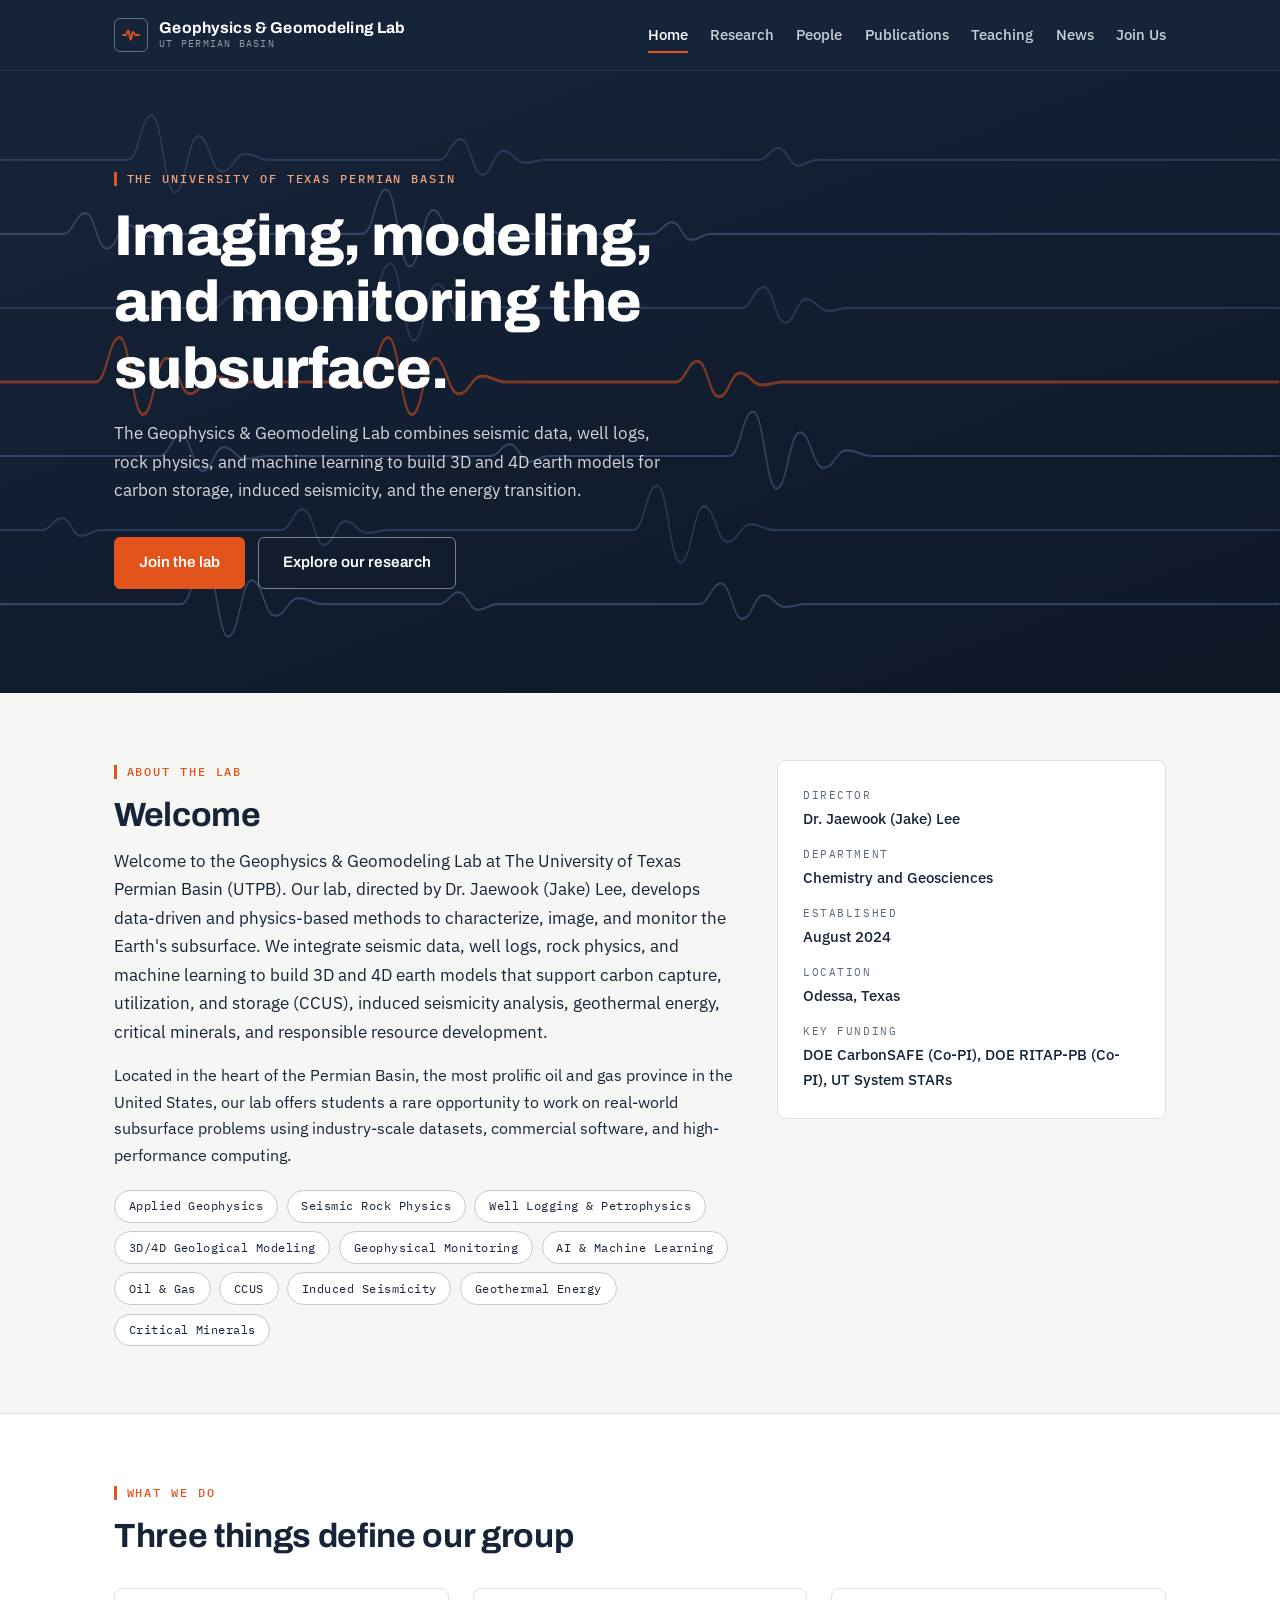
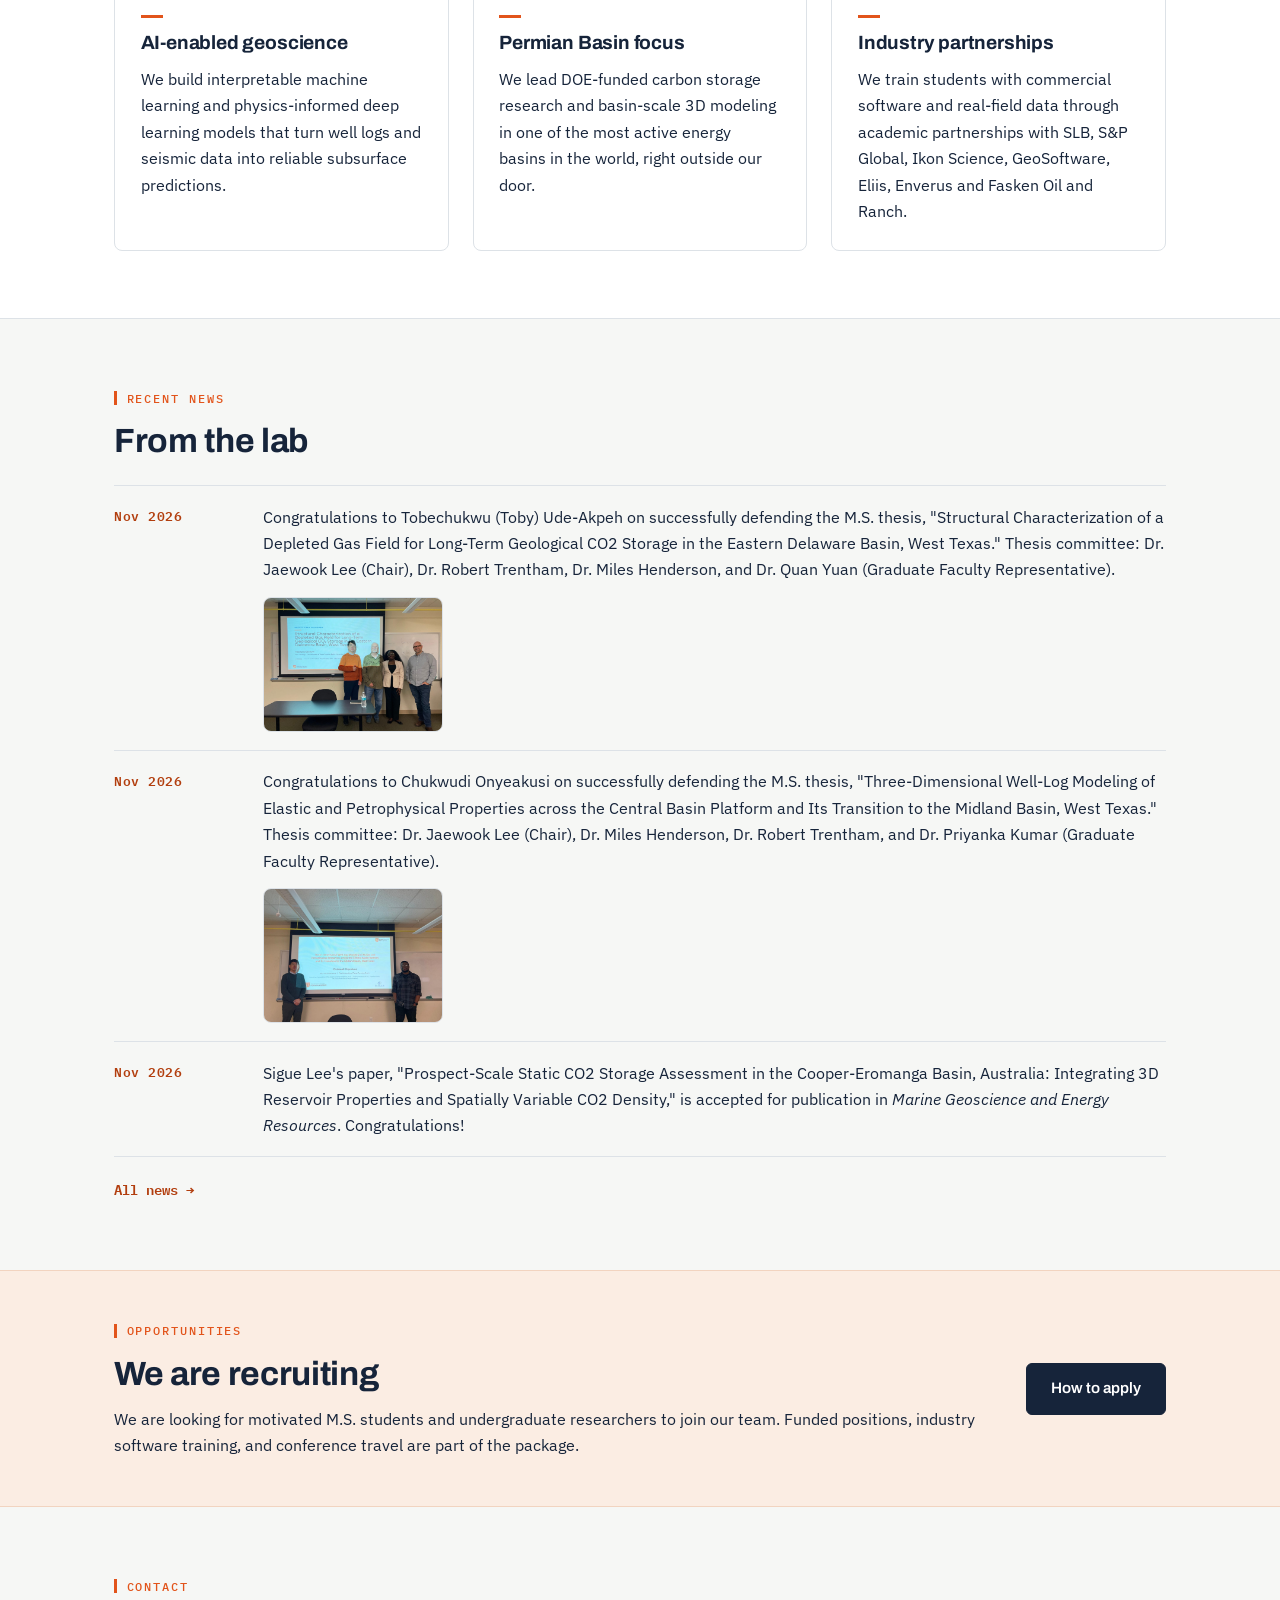
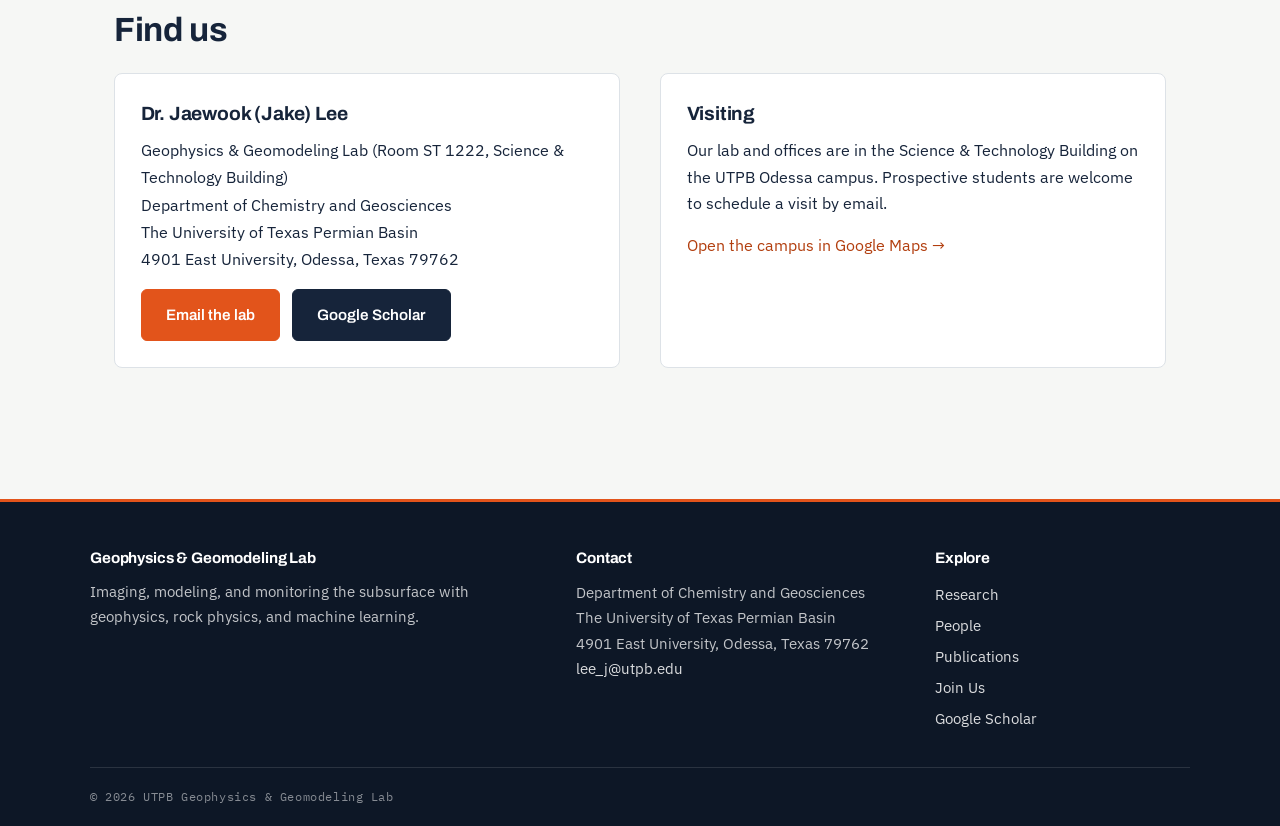
<file: index.html>
<!DOCTYPE html>
<html lang="en">
<head>
  <meta charset="UTF-8">
  <meta name="viewport" content="width=device-width, initial-scale=1">
  <title>Geophysics &amp; Geomodeling Lab | The University of Texas Permian Basin</title>
  <meta name="description" content="The Geophysics &amp; Geomodeling Lab at The University of Texas Permian Basin develops geophysics, rock physics, and machine learning methods for carbon storage, induced seismicity, and subsurface energy.">
  <link rel="icon" href="data:image/svg+xml,%3Csvg%20xmlns='http://www.w3.org/2000/svg'%20viewBox='0%200%2032%2032'%3E%3Crect%20width='32'%20height='32'%20rx='6'%20fill='%2316243A'/%3E%3Cpath%20d='M4%2016h5c2%200%202-7%204-7s2%2014%204%2014%202-10%204-10%202%205%204%205h3'%20fill='none'%20stroke='%23E2541B'%20stroke-width='2.2'%20stroke-linecap='round'/%3E%3C/svg%3E">
  <link rel="preconnect" href="https://fonts.googleapis.com">
  <link rel="preconnect" href="https://fonts.gstatic.com" crossorigin>
  <link href="https://fonts.googleapis.com/css2?family=Archivo:wght@500;600;700;800&family=IBM+Plex+Sans:ital,wght@0,400;0,500;0,600;1,400&family=IBM+Plex+Mono:wght@400;500;600&display=swap" rel="stylesheet">
  <link rel="stylesheet" href="css/style.css">
</head>
<body>
  <a class="skip-link" href="#main">Skip to content</a>

  <header class="site-header">
    <div class="container nav-row">
      <a href="index.html" class="brand">
        <span class="brand-mark">
          <svg width="18" height="18" viewBox="0 0 18 18" aria-hidden="true"><path d="M1 9h3c1 0 1-4.5 2.2-4.5S7.4 13.5 8.6 13.5 9.8 6 11 6s1.2 3 2.4 3H17" fill="none" stroke="#E2541B" stroke-width="1.8" stroke-linecap="round"/></svg>
        </span>
        <span class="brand-text">
          <strong>Geophysics &amp; Geomodeling Lab</strong>
          <span>UT Permian Basin</span>
        </span>
      </a>
      <button class="nav-toggle" aria-expanded="false" aria-controls="site-nav" aria-label="Open menu"><span></span><span></span><span></span></button>
      <nav id="site-nav" class="site-nav" aria-label="Main">
        <ul>
          <li><a href="index.html" class="active" aria-current="page">Home</a></li>
          <li><a href="research.html">Research</a></li>
          <li><a href="people.html">People</a></li>
          <li><a href="publications.html">Publications</a></li>
          <li><a href="teaching.html">Teaching</a></li>
          <li><a href="news.html">News</a></li>
          <li><a href="join.html">Join Us</a></li>
        </ul>
      </nav>
    </div>
  </header>

  <main id="main">

    <!-- Hero -->
    <section class="hero">
      <svg class="traces" viewBox="0 0 1200 420" preserveAspectRatio="none" aria-hidden="true" focusable="false">
        <path pathLength="1" d="M0 60h120c10 0 12 -30 22 -30s12 52 22 52 12 -38 22 -38 12 24 22 24 12 -12 22 -12 12 4 22 4h160c8 0 11 -14 20 -14s11 24 20 24 11 -16 20 -16 11 8 20 8 11 -2 20 -2h200c8 0 10 -8 18 -8s10 12 18 12 10 -4 18 -4H1200"/>
        <path pathLength="1" d="M0 110h60c8 0 11 -14 20 -14s11 24 20 24 11 -16 20 -16 11 8 20 8 11 -2 20 -2h180c10 0 12 -30 22 -30s12 52 22 52 12 -38 22 -38 12 24 22 24 12 -12 22 -12 12 4 22 4h140c8 0 10 -8 18 -8s10 12 18 12 10 -4 18 -4H1200"/>
        <path pathLength="1" d="M0 160h200c8 0 10 -8 18 -8s10 12 18 12 10 -4 18 -4h90c10 0 12 -30 22 -30s12 52 22 52 12 -38 22 -38 12 24 22 24 12 -12 22 -12 12 4 22 4h220c8 0 11 -14 20 -14s11 24 20 24 11 -16 20 -16 11 8 20 8 11 -2 20 -2H1200"/>
        <path pathLength="1" d="M0 210h90c10 0 12 -30 22 -30s12 52 22 52 12 -38 22 -38 12 24 22 24 12 -12 22 -12 12 4 22 4h120c10 0 12 -30 22 -30s12 52 22 52 12 -38 22 -38 12 24 22 24 12 -12 22 -12 12 4 22 4h160c8 0 11 -14 20 -14s11 24 20 24 11 -16 20 -16 11 8 20 8 11 -2 20 -2H1200"/>
        <path pathLength="1" d="M0 260h150c8 0 11 -14 20 -14s11 24 20 24 11 -16 20 -16 11 8 20 8 11 -2 20 -2h210c8 0 10 -8 18 -8s10 12 18 12 10 -4 18 -4h170c10 0 12 -30 22 -30s12 52 22 52 12 -38 22 -38 12 24 22 24 12 -12 22 -12 12 4 22 4H1200"/>
        <path pathLength="1" d="M0 310h40c8 0 10 -8 18 -8s10 12 18 12 10 -4 18 -4h170c8 0 11 -14 20 -14s11 24 20 24 11 -16 20 -16 11 8 20 8 11 -2 20 -2h230c10 0 12 -30 22 -30s12 52 22 52 12 -38 22 -38 12 24 22 24 12 -12 22 -12 12 4 22 4H1200"/>
        <path pathLength="1" d="M0 360h170c10 0 12 -30 22 -30s12 52 22 52 12 -38 22 -38 12 24 22 24 12 -12 22 -12 12 4 22 4h110c8 0 10 -8 18 -8s10 12 18 12 10 -4 18 -4h190c8 0 11 -14 20 -14s11 24 20 24 11 -16 20 -16 11 8 20 8 11 -2 20 -2H1200"/>
      </svg>
      <div class="hero-inner">
        <p class="kicker kicker-light">The University of Texas Permian Basin</p>
        <h1>Imaging, modeling, and monitoring the subsurface.</h1>
        <p class="hero-sub">The Geophysics &amp; Geomodeling Lab combines seismic data, well logs, rock physics, and machine learning to build 3D and 4D earth models for carbon storage, induced seismicity, and the energy transition.</p>
        <div class="hero-actions">
          <a class="btn" href="join.html">Join the lab</a>
          <a class="btn btn-ghost" href="research.html">Explore our research</a>
        </div>
      </div>
    </section>

    <!-- Welcome -->
    <section class="section">
      <div class="container split">
        <div>
          <p class="kicker">About the lab</p>
          <h2>Welcome</h2>
          <p class="lead">Welcome to the Geophysics &amp; Geomodeling Lab at The University of Texas Permian Basin (UTPB). Our lab, directed by Dr. Jaewook (Jake) Lee, develops data-driven and physics-based methods to characterize, image, and monitor the Earth's subsurface. We integrate seismic data, well logs, rock physics, and machine learning to build 3D and 4D earth models that support carbon capture, utilization, and storage (CCUS), induced seismicity analysis, geothermal energy, critical minerals, and responsible resource development.</p>
          <p>Located in the heart of the Permian Basin, the most prolific oil and gas province in the United States, our lab offers students a rare opportunity to work on real-world subsurface problems using industry-scale datasets, commercial software, and high-performance computing.</p>
          <ul class="chips" aria-label="Research keywords">
            <li>Applied Geophysics</li>
            <li>Seismic Rock Physics</li>
            <li>Well Logging &amp; Petrophysics</li>
            <li>3D/4D Geological Modeling</li>
            <li>Geophysical Monitoring</li>
            <li>AI &amp; Machine Learning</li>
            <li>Oil &amp; Gas</li>
            <li>CCUS</li>
            <li>Induced Seismicity</li>
            <li>Geothermal Energy</li>
            <li>Critical Minerals</li>
          </ul>
        </div>
        <aside class="card facts" aria-label="Lab at a glance">
          <dl>
            <dt>Director</dt>
            <dd>Dr. Jaewook (Jake) Lee</dd>
            <dt>Department</dt>
            <dd>Chemistry and Geosciences</dd>
            <dt>Established</dt>
            <dd>August 2024</dd>
            <dt>Location</dt>
            <dd>Odessa, Texas</dd>
            <dt>Key funding</dt>
            <dd>DOE CarbonSAFE (Co-PI), DOE RITAP-PB (Co-PI), UT System STARs</dd>
          </dl>
        </aside>
      </div>
    </section>

    <!-- Highlights -->
    <section class="section section-alt">
      <div class="container">
        <p class="kicker">What we do</p>
        <h2>Three things define our group</h2>
        <div class="grid-3" style="margin-top: 2rem;">
          <div class="card">
            <span class="tick"></span>
            <h3>AI-enabled geoscience</h3>
            <p>We build interpretable machine learning and physics-informed deep learning models that turn well logs and seismic data into reliable subsurface predictions.</p>
          </div>
          <div class="card">
            <span class="tick"></span>
            <h3>Permian Basin focus</h3>
            <p>We lead DOE-funded carbon storage research and basin-scale 3D modeling in one of the most active energy basins in the world, right outside our door.</p>
          </div>
          <div class="card">
            <span class="tick"></span>
            <h3>Industry partnerships</h3>
            <p>We train students with commercial software and real-field data through academic partnerships with SLB, S&amp;P Global, Ikon Science, GeoSoftware, Eliis, Enverus and Fasken Oil and Ranch.</p>
          </div>
        </div>
      </div>
    </section>

    <!-- Recent news -->
    <section class="section">
      <div class="container">
        <p class="kicker">Recent news</p>
        <h2>From the lab</h2>
        <ul class="news-list" style="margin-top: 1.5rem;">
          <li>
            <span class="news-date">Nov 2026</span>
            <div class="news-body">
              <p>Congratulations to Tobechukwu (Toby) Ude-Akpeh on successfully defending the M.S. thesis, "Structural Characterization of a Depleted Gas Field for Long-Term Geological CO2 Storage in the Eastern Delaware Basin, West Texas." Thesis committee: Dr. Jaewook Lee (Chair), Dr. Robert Trentham, Dr. Miles Henderson, and Dr. Quan Yuan (Graduate Faculty Representative).</p>
              <div class="news-photos">
                <a class="zoom" href="images/news-2026-11-toby-defense-full.jpg"><img src="images/news-2026-11-toby-defense.jpg" alt="Dr. Lee, Dr. Robert Trentham, Toby Ude-Akpeh, and Dr. Miles Henderson in front of the title slide of Toby's M.S. thesis defense" loading="lazy"></a>
              </div>
            </div>
          </li>
          <li>
            <span class="news-date">Nov 2026</span>
            <div class="news-body">
              <p>Congratulations to Chukwudi Onyeakusi on successfully defending the M.S. thesis, "Three-Dimensional Well-Log Modeling of Elastic and Petrophysical Properties across the Central Basin Platform and Its Transition to the Midland Basin, West Texas." Thesis committee: Dr. Jaewook Lee (Chair), Dr. Miles Henderson, Dr. Robert Trentham, and Dr. Priyanka Kumar (Graduate Faculty Representative).</p>
              <div class="news-photos">
                <a class="zoom" href="images/news-2026-11-chukwudi-defense-full.jpg"><img src="images/news-2026-11-chukwudi-defense.jpg" alt="Dr. Lee and Chukwudi Onyeakusi in front of the title slide of Chukwudi's M.S. thesis defense" loading="lazy"></a>
              </div>
            </div>
          </li>
          <li>
            <span class="news-date">Nov 2026</span>
            <p>Sigue Lee's paper, "Prospect-Scale Static CO2 Storage Assessment in the Cooper-Eromanga Basin, Australia: Integrating 3D Reservoir Properties and Spatially Variable CO2 Density," is accepted for publication in <em>Marine Geoscience and Energy Resources</em>. Congratulations!</p>
          </li>
        </ul>
        <a class="more-link" href="news.html">All news &rarr;</a>
      </div>
    </section>

    <!-- Recruiting -->
    <section class="recruit">
      <div class="container">
        <div>
          <p class="kicker">Opportunities</p>
          <h2>We are recruiting</h2>
          <p>We are looking for motivated M.S. students and undergraduate researchers to join our team. Funded positions, industry software training, and conference travel are part of the package.</p>
        </div>
        <a class="btn btn-ink" href="join.html">How to apply</a>
      </div>
    </section>

    <!-- Contact -->
    <section class="section">
      <div class="container">
        <p class="kicker">Contact</p>
        <h2>Find us</h2>
        <div class="contact-grid" style="margin-top: 1.5rem;">
          <div class="card contact-card">
            <h3>Dr. Jaewook (Jake) Lee</h3>
            <address>
              Geophysics &amp; Geomodeling Lab (Room ST 1222, Science &amp; Technology Building)<br>
              Department of Chemistry and Geosciences<br>
              The University of Texas Permian Basin<br>
              4901 East University, Odessa, Texas 79762
            </address>
            <div class="contact-links">
              <a class="btn" href="mailto:lee_j@utpb.edu">Email the lab</a>
              <a class="btn btn-ink" href="https://scholar.google.com/citations?hl=en&amp;user=uHnrH6MAAAAJ" target="_blank" rel="noopener">Google Scholar</a>
            </div>
          </div>
          <div class="card contact-card">
            <h3>Visiting</h3>
            <p>Our lab and offices are in the Science &amp; Technology Building on the UTPB Odessa campus. Prospective students are welcome to schedule a visit by email.</p>
            <p><a href="https://maps.google.com/?q=The+University+of+Texas+Permian+Basin" target="_blank" rel="noopener">Open the campus in Google Maps &rarr;</a></p>
          </div>
        </div>
      </div>
    </section>

  </main>

  <footer class="site-footer">
    <div class="container footer-grid">
      <div>
        <h4>Geophysics &amp; Geomodeling Lab</h4>
        <p>Imaging, modeling, and monitoring the subsurface with geophysics, rock physics, and machine learning.</p>
      </div>
      <div>
        <h4>Contact</h4>
        <address>
          Department of Chemistry and Geosciences<br>
          The University of Texas Permian Basin<br>
          4901 East University, Odessa, Texas 79762<br>
          <a href="mailto:lee_j@utpb.edu">lee_j@utpb.edu</a>
        </address>
      </div>
      <div>
        <h4>Explore</h4>
        <ul>
          <li><a href="research.html">Research</a></li>
          <li><a href="people.html">People</a></li>
          <li><a href="publications.html">Publications</a></li>
          <li><a href="join.html">Join Us</a></li>
          <li><a href="https://scholar.google.com/citations?hl=en&amp;user=uHnrH6MAAAAJ" target="_blank" rel="noopener">Google Scholar</a></li>
        </ul>
      </div>
    </div>
    <div class="container footer-bottom">&copy; 2026 UTPB Geophysics &amp; Geomodeling Lab</div>
  </footer>

  <script src="js/main.js"></script>
</body>
</html>
</file>
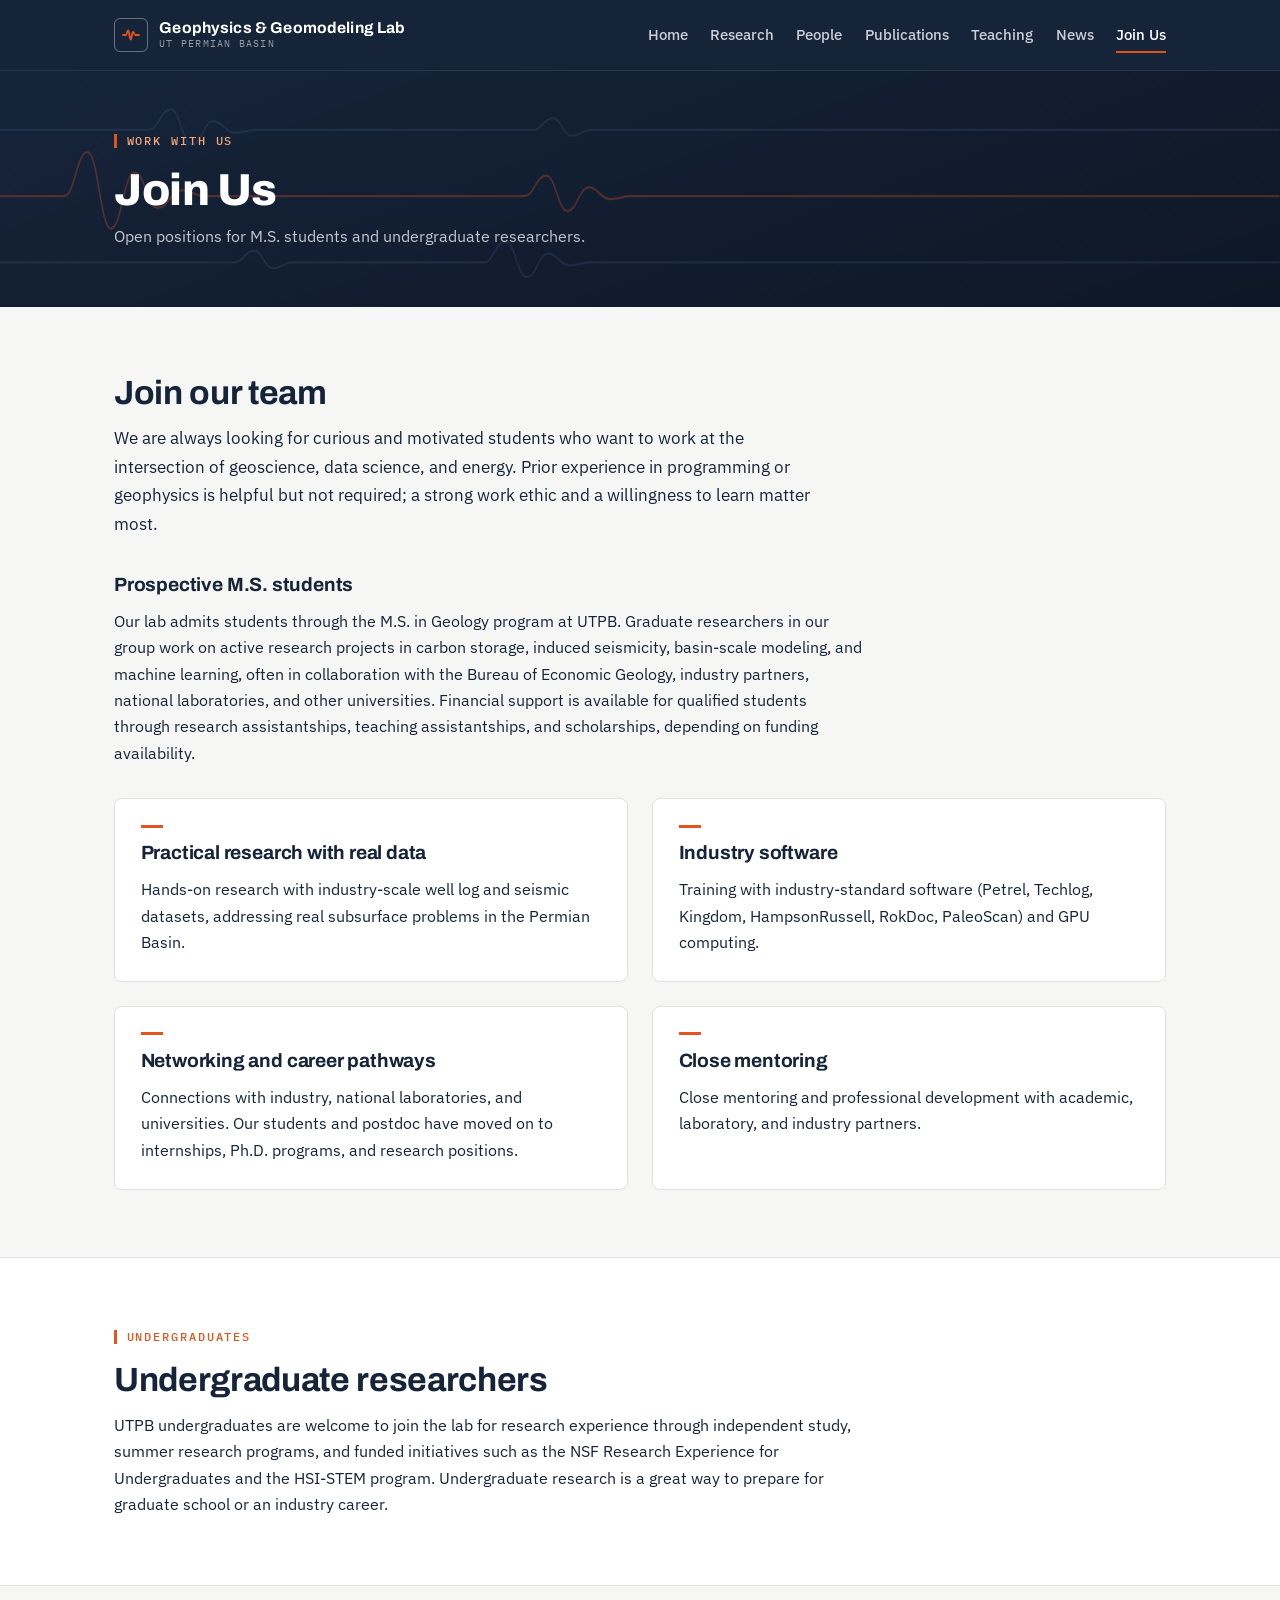
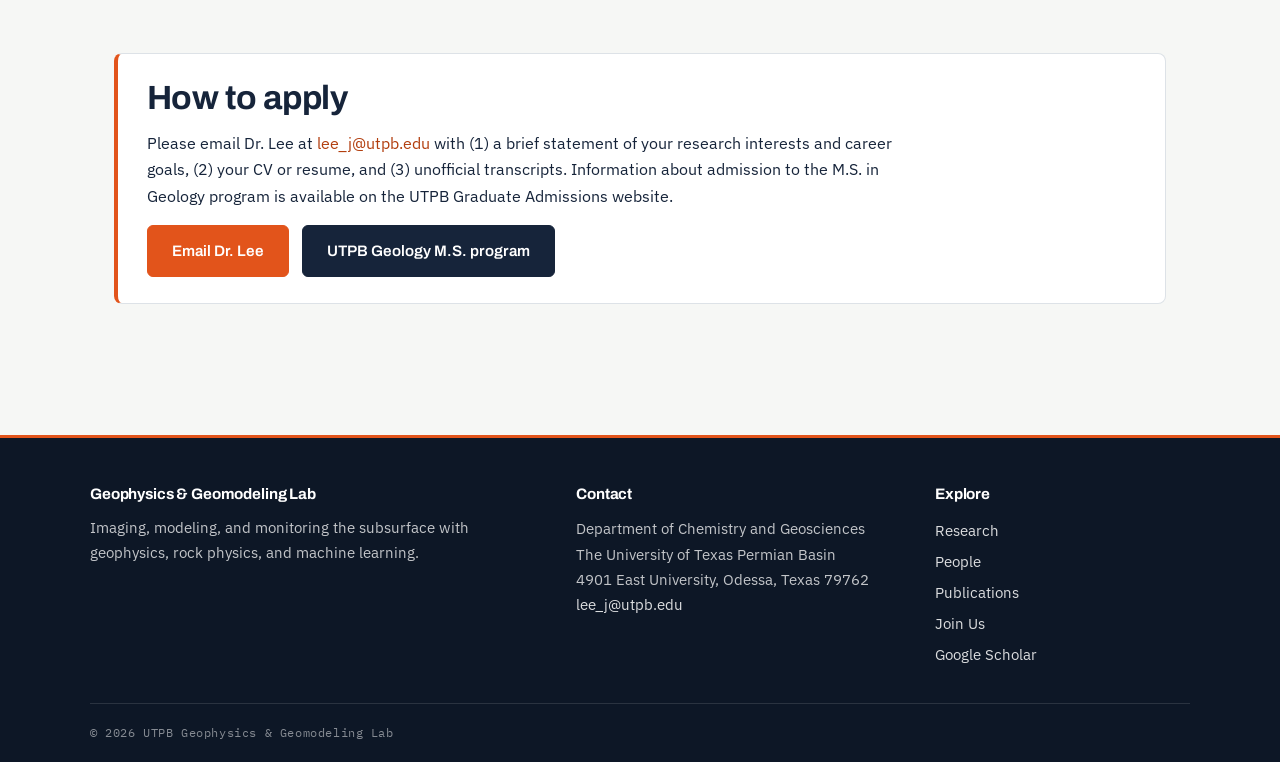
<file: join.html>
<!DOCTYPE html>
<html lang="en">
<head>
  <meta charset="UTF-8">
  <meta name="viewport" content="width=device-width, initial-scale=1">
  <title>Join Us | Geophysics &amp; Geomodeling Lab, UTPB</title>
  <meta name="description" content="Open positions for M.S. students and undergraduate researchers in the UTPB Geophysics &amp; Geomodeling Lab.">
  <link rel="icon" href="data:image/svg+xml,%3Csvg%20xmlns='http://www.w3.org/2000/svg'%20viewBox='0%200%2032%2032'%3E%3Crect%20width='32'%20height='32'%20rx='6'%20fill='%2316243A'/%3E%3Cpath%20d='M4%2016h5c2%200%202-7%204-7s2%2014%204%2014%202-10%204-10%202%205%204%205h3'%20fill='none'%20stroke='%23E2541B'%20stroke-width='2.2'%20stroke-linecap='round'/%3E%3C/svg%3E">
  <link rel="preconnect" href="https://fonts.googleapis.com">
  <link rel="preconnect" href="https://fonts.gstatic.com" crossorigin>
  <link href="https://fonts.googleapis.com/css2?family=Archivo:wght@500;600;700;800&family=IBM+Plex+Sans:ital,wght@0,400;0,500;0,600;1,400&family=IBM+Plex+Mono:wght@400;500;600&display=swap" rel="stylesheet">
  <link rel="stylesheet" href="css/style.css">
</head>
<body>
  <a class="skip-link" href="#main">Skip to content</a>

  <header class="site-header">
    <div class="container nav-row">
      <a href="index.html" class="brand">
        <span class="brand-mark">
          <svg width="18" height="18" viewBox="0 0 18 18" aria-hidden="true"><path d="M1 9h3c1 0 1-4.5 2.2-4.5S7.4 13.5 8.6 13.5 9.8 6 11 6s1.2 3 2.4 3H17" fill="none" stroke="#E2541B" stroke-width="1.8" stroke-linecap="round"/></svg>
        </span>
        <span class="brand-text">
          <strong>Geophysics &amp; Geomodeling Lab</strong>
          <span>UT Permian Basin</span>
        </span>
      </a>
      <button class="nav-toggle" aria-expanded="false" aria-controls="site-nav" aria-label="Open menu"><span></span><span></span><span></span></button>
      <nav id="site-nav" class="site-nav" aria-label="Main">
        <ul>
          <li><a href="index.html">Home</a></li>
          <li><a href="research.html">Research</a></li>
          <li><a href="people.html">People</a></li>
          <li><a href="publications.html">Publications</a></li>
          <li><a href="teaching.html">Teaching</a></li>
          <li><a href="news.html">News</a></li>
          <li><a href="join.html" class="active" aria-current="page">Join Us</a></li>
        </ul>
      </nav>
    </div>
  </header>

  <section class="page-header">
    <svg class="traces traces-quiet" viewBox="0 0 1200 160" preserveAspectRatio="none" aria-hidden="true" focusable="false">
      <path pathLength="1" d="M0 40h140c8 0 11 -14 20 -14s11 24 20 24 11 -16 20 -16 11 8 20 8 11 -2 20 -2h260c8 0 10 -8 18 -8s10 12 18 12 10 -4 18 -4H1200"/>
      <path pathLength="1" style="stroke:#E2541B" d="M0 85h60c10 0 12 -30 22 -30s12 52 22 52 12 -38 22 -38 12 24 22 24 12 -12 22 -12 12 4 22 4h300c8 0 11 -14 20 -14s11 24 20 24 11 -16 20 -16 11 8 20 8 11 -2 20 -2H1200"/>
      <path pathLength="1" d="M0 130h220c8 0 10 -8 18 -8s10 12 18 12 10 -4 18 -4h180c8 0 11 -14 20 -14s11 24 20 24 11 -16 20 -16 11 8 20 8 11 -2 20 -2H1200"/>
    </svg>
    <div class="container">
      <p class="kicker kicker-light">Work with us</p>
      <h1>Join Us</h1>
      <p class="dek">Open positions for M.S. students and undergraduate researchers.</p>
    </div>
  </section>

  <main id="main">

    <section class="section">
      <div class="container">
        <div class="section-head">
          <h2>Join our team</h2>
          <p class="lead">We are always looking for curious and motivated students who want to work at the intersection of geoscience, data science, and energy. Prior experience in programming or geophysics is helpful but not required; a strong work ethic and a willingness to learn matter most.</p>
        </div>

        <h3>Prospective M.S. students</h3>
        <p style="max-width: 75ch;">Our lab admits students through the M.S. in Geology program at UTPB. Graduate researchers in our group work on active research projects in carbon storage, induced seismicity, basin-scale modeling, and machine learning, often in collaboration with the Bureau of Economic Geology, industry partners, national laboratories, and other universities. Financial support is available for qualified students through research assistantships, teaching assistantships, and scholarships, depending on funding availability.</p>

        <div class="grid-2" style="margin-top: 2rem;">
          <div class="card">
            <span class="tick"></span>
            <h3>Practical research with real data</h3>
            <p>Hands-on research with industry-scale well log and seismic datasets, addressing real subsurface problems in the Permian Basin.</p>
          </div>
          <div class="card">
            <span class="tick"></span>
            <h3>Industry software</h3>
            <p>Training with industry-standard software (Petrel, Techlog, Kingdom, HampsonRussell, RokDoc, PaleoScan) and GPU computing.</p>
          </div>
          <div class="card">
            <span class="tick"></span>
            <h3>Networking and career pathways</h3>
            <p>Connections with industry, national laboratories, and universities. Our students and postdoc have moved on to internships, Ph.D. programs, and research positions.</p>
          </div>
          <div class="card">
            <span class="tick"></span>
            <h3>Close mentoring</h3>
            <p>Close mentoring and professional development with academic, laboratory, and industry partners.</p>
          </div>
        </div>
      </div>
    </section>

    <section class="section section-alt">
      <div class="container">
        <p class="kicker">Undergraduates</p>
        <h2>Undergraduate researchers</h2>
        <p style="max-width: 75ch;">UTPB undergraduates are welcome to join the lab for research experience through independent study, summer research programs, and funded initiatives such as the NSF Research Experience for Undergraduates and the HSI-STEM program. Undergraduate research is a great way to prepare for graduate school or an industry career.</p>
      </div>
    </section>

    <section class="section">
      <div class="container">
        <div class="callout">
          <h2>How to apply</h2>
          <p style="max-width: 75ch;">Please email Dr. Lee at <a href="mailto:lee_j@utpb.edu">lee_j@utpb.edu</a> with (1) a brief statement of your research interests and career goals, (2) your CV or resume, and (3) unofficial transcripts. Information about admission to the M.S. in Geology program is available on the UTPB Graduate Admissions website.</p>
          <div class="contact-links">
            <a class="btn" href="mailto:lee_j@utpb.edu?subject=Prospective%20student%20inquiry">Email Dr. Lee</a>
            <a class="btn btn-ink" href="https://www.utpb.edu/academics/programs/geology/ms-geology" target="_blank" rel="noopener">UTPB Geology M.S. program</a>
          </div>
        </div>
      </div>
    </section>

  </main>

  <footer class="site-footer">
    <div class="container footer-grid">
      <div>
        <h4>Geophysics &amp; Geomodeling Lab</h4>
        <p>Imaging, modeling, and monitoring the subsurface with geophysics, rock physics, and machine learning.</p>
      </div>
      <div>
        <h4>Contact</h4>
        <address>
          Department of Chemistry and Geosciences<br>
          The University of Texas Permian Basin<br>
          4901 East University, Odessa, Texas 79762<br>
          <a href="mailto:lee_j@utpb.edu">lee_j@utpb.edu</a>
        </address>
      </div>
      <div>
        <h4>Explore</h4>
        <ul>
          <li><a href="research.html">Research</a></li>
          <li><a href="people.html">People</a></li>
          <li><a href="publications.html">Publications</a></li>
          <li><a href="join.html">Join Us</a></li>
          <li><a href="https://scholar.google.com/citations?hl=en&amp;user=uHnrH6MAAAAJ" target="_blank" rel="noopener">Google Scholar</a></li>
        </ul>
      </div>
    </div>
    <div class="container footer-bottom">&copy; 2026 UTPB Geophysics &amp; Geomodeling Lab</div>
  </footer>

  <script src="js/main.js"></script>
</body>
</html>
</file>
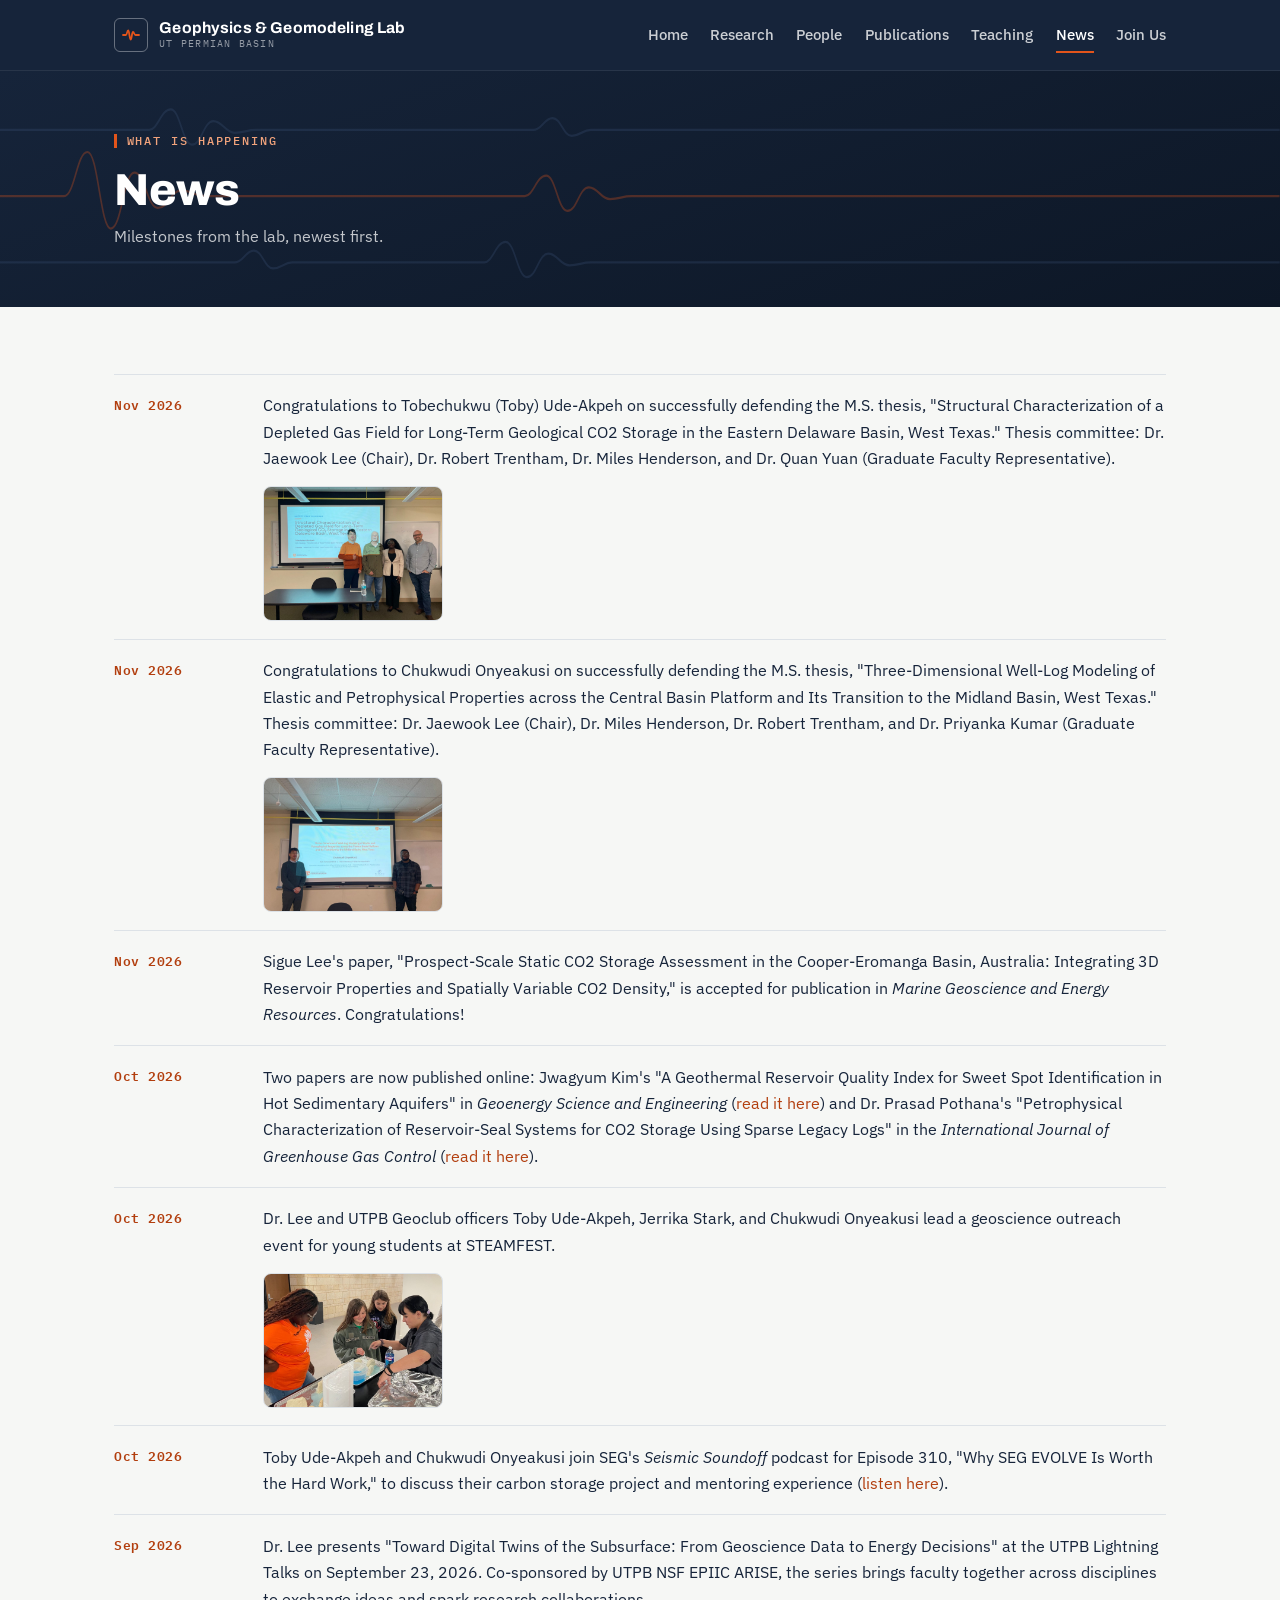
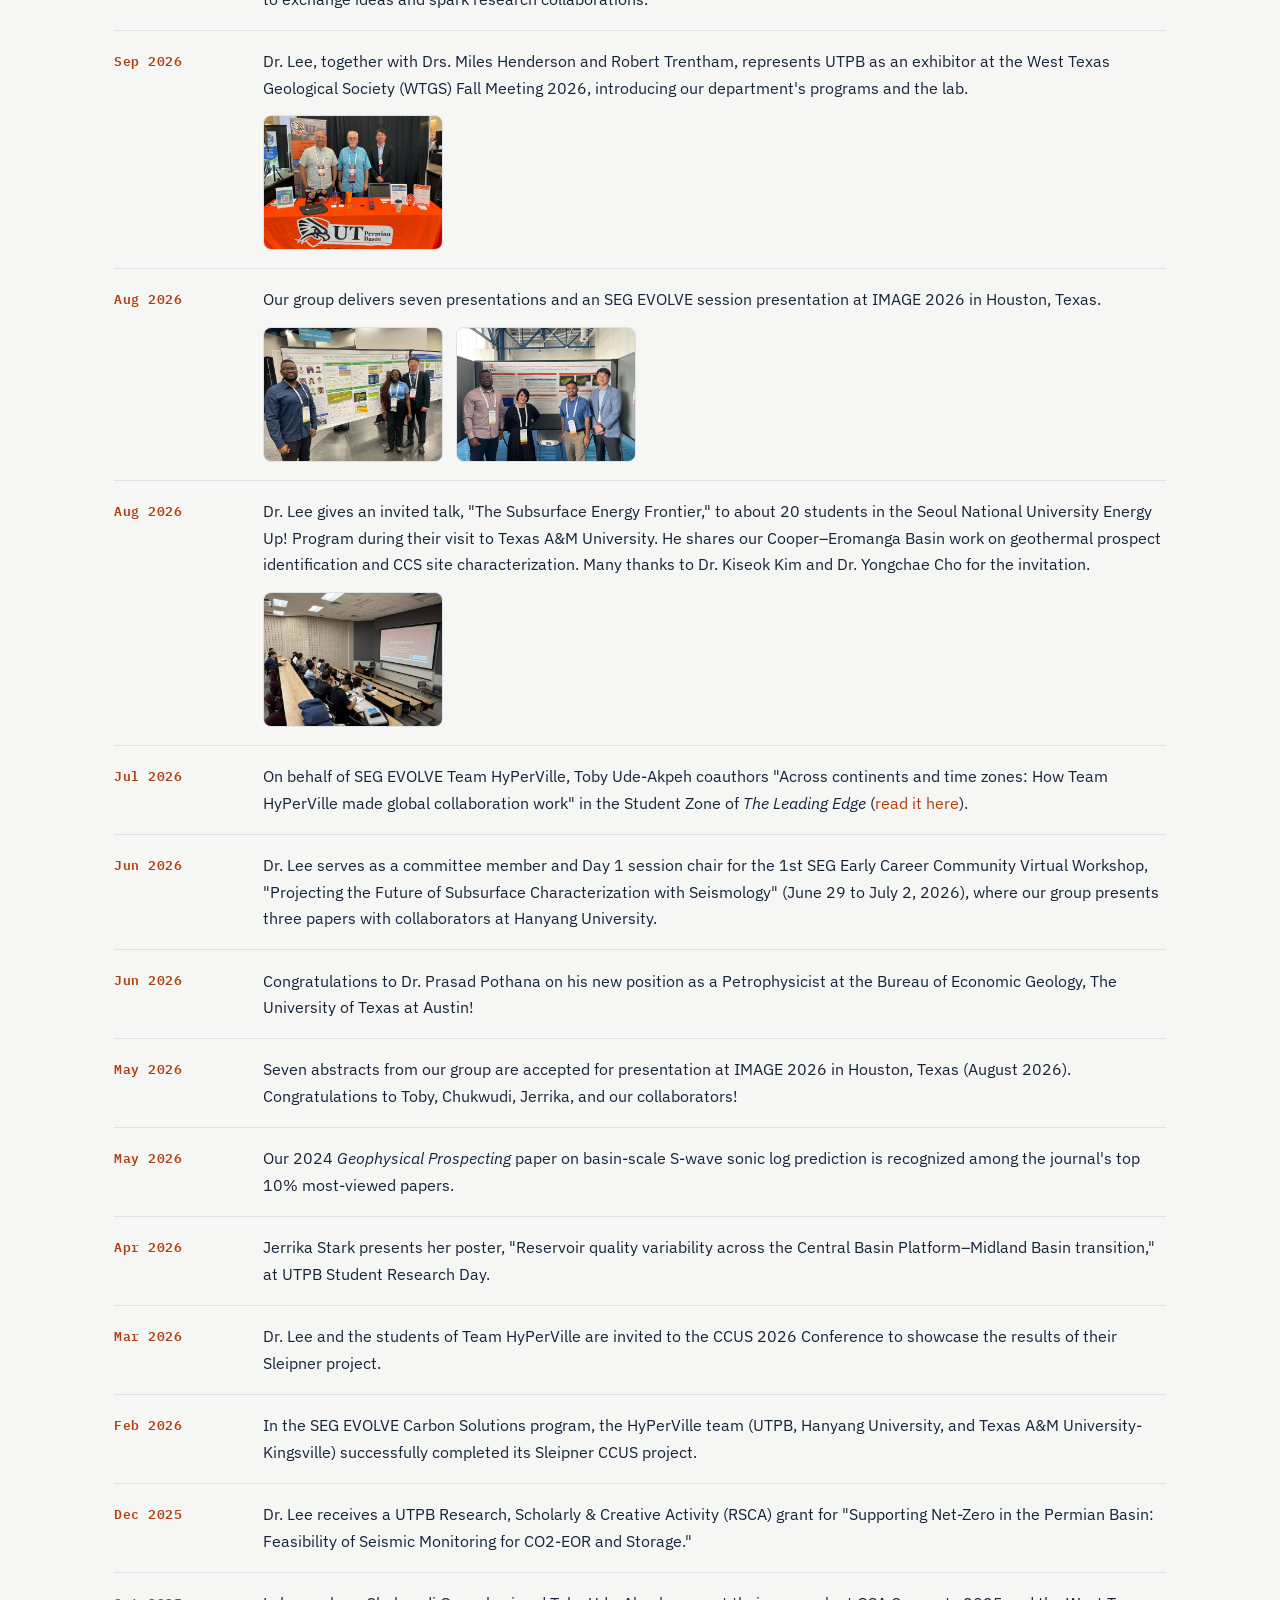
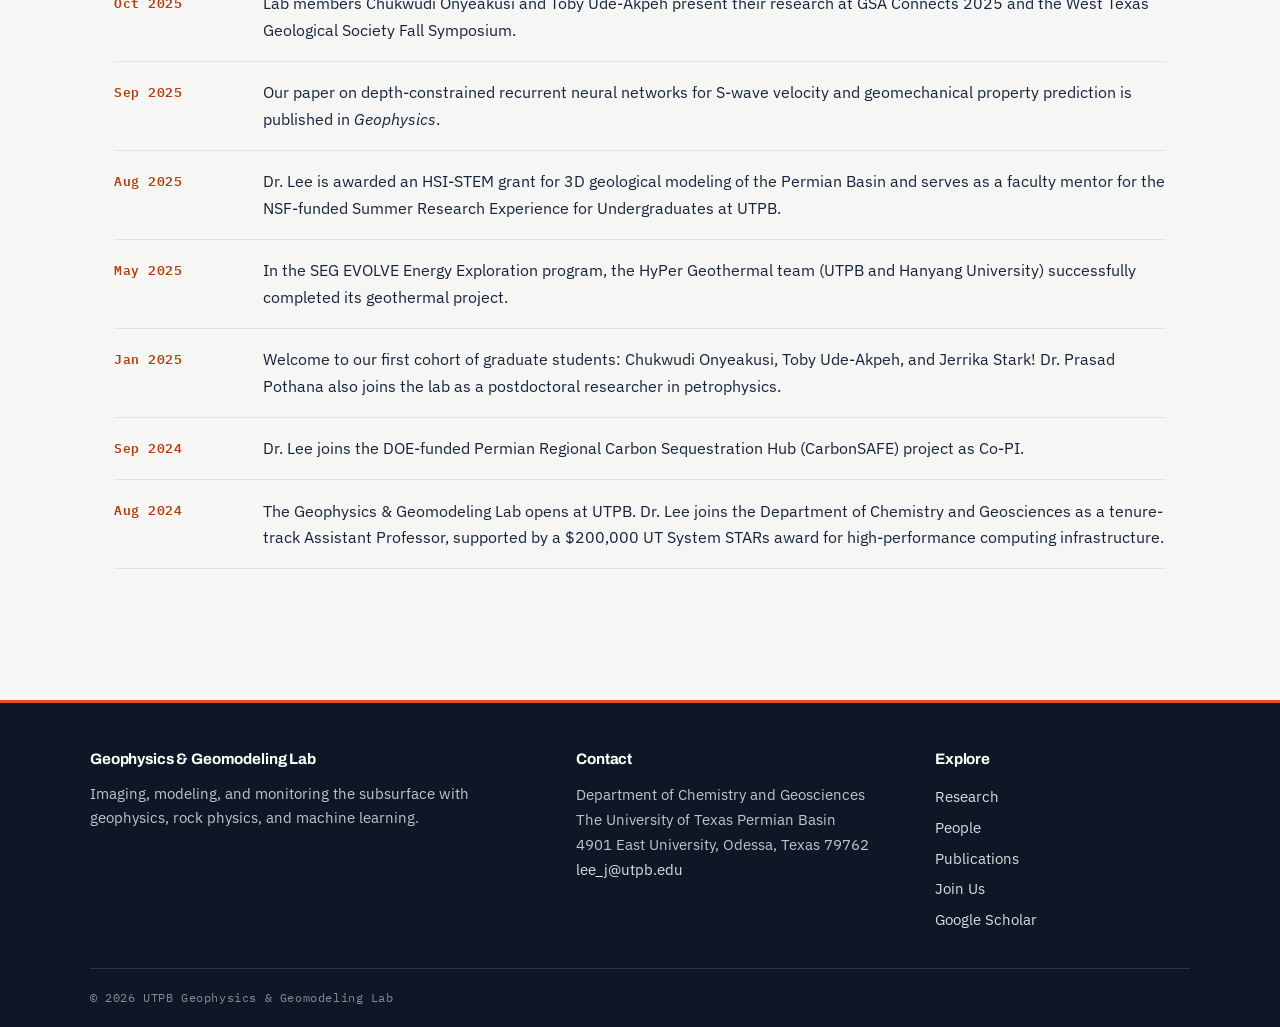
<file: news.html>
<!DOCTYPE html>
<html lang="en">
<head>
  <meta charset="UTF-8">
  <meta name="viewport" content="width=device-width, initial-scale=1">
  <title>News | Geophysics &amp; Geomodeling Lab, UTPB</title>
  <meta name="description" content="News and milestones from the Geophysics &amp; Geomodeling Lab at The University of Texas Permian Basin.">
  <link rel="icon" href="data:image/svg+xml,%3Csvg%20xmlns='http://www.w3.org/2000/svg'%20viewBox='0%200%2032%2032'%3E%3Crect%20width='32'%20height='32'%20rx='6'%20fill='%2316243A'/%3E%3Cpath%20d='M4%2016h5c2%200%202-7%204-7s2%2014%204%2014%202-10%204-10%202%205%204%205h3'%20fill='none'%20stroke='%23E2541B'%20stroke-width='2.2'%20stroke-linecap='round'/%3E%3C/svg%3E">
  <link rel="preconnect" href="https://fonts.googleapis.com">
  <link rel="preconnect" href="https://fonts.gstatic.com" crossorigin>
  <link href="https://fonts.googleapis.com/css2?family=Archivo:wght@500;600;700;800&family=IBM+Plex+Sans:ital,wght@0,400;0,500;0,600;1,400&family=IBM+Plex+Mono:wght@400;500;600&display=swap" rel="stylesheet">
  <link rel="stylesheet" href="css/style.css">
</head>
<body>
  <a class="skip-link" href="#main">Skip to content</a>

  <header class="site-header">
    <div class="container nav-row">
      <a href="index.html" class="brand">
        <span class="brand-mark">
          <svg width="18" height="18" viewBox="0 0 18 18" aria-hidden="true"><path d="M1 9h3c1 0 1-4.5 2.2-4.5S7.4 13.5 8.6 13.5 9.8 6 11 6s1.2 3 2.4 3H17" fill="none" stroke="#E2541B" stroke-width="1.8" stroke-linecap="round"/></svg>
        </span>
        <span class="brand-text">
          <strong>Geophysics &amp; Geomodeling Lab</strong>
          <span>UT Permian Basin</span>
        </span>
      </a>
      <button class="nav-toggle" aria-expanded="false" aria-controls="site-nav" aria-label="Open menu"><span></span><span></span><span></span></button>
      <nav id="site-nav" class="site-nav" aria-label="Main">
        <ul>
          <li><a href="index.html">Home</a></li>
          <li><a href="research.html">Research</a></li>
          <li><a href="people.html">People</a></li>
          <li><a href="publications.html">Publications</a></li>
          <li><a href="teaching.html">Teaching</a></li>
          <li><a href="news.html" class="active" aria-current="page">News</a></li>
          <li><a href="join.html">Join Us</a></li>
        </ul>
      </nav>
    </div>
  </header>

  <section class="page-header">
    <svg class="traces traces-quiet" viewBox="0 0 1200 160" preserveAspectRatio="none" aria-hidden="true" focusable="false">
      <path pathLength="1" d="M0 40h140c8 0 11 -14 20 -14s11 24 20 24 11 -16 20 -16 11 8 20 8 11 -2 20 -2h260c8 0 10 -8 18 -8s10 12 18 12 10 -4 18 -4H1200"/>
      <path pathLength="1" style="stroke:#E2541B" d="M0 85h60c10 0 12 -30 22 -30s12 52 22 52 12 -38 22 -38 12 24 22 24 12 -12 22 -12 12 4 22 4h300c8 0 11 -14 20 -14s11 24 20 24 11 -16 20 -16 11 8 20 8 11 -2 20 -2H1200"/>
      <path pathLength="1" d="M0 130h220c8 0 10 -8 18 -8s10 12 18 12 10 -4 18 -4h180c8 0 11 -14 20 -14s11 24 20 24 11 -16 20 -16 11 8 20 8 11 -2 20 -2H1200"/>
    </svg>
    <div class="container">
      <p class="kicker kicker-light">What is happening</p>
      <h1>News</h1>
      <p class="dek">Milestones from the lab, newest first.</p>
    </div>
  </section>

  <main id="main">

    <section class="section">
      <div class="container">
        <ul class="news-list">
          <li>
            <span class="news-date">Nov 2026</span>
            <div class="news-body">
              <p>Congratulations to Tobechukwu (Toby) Ude-Akpeh on successfully defending the M.S. thesis, "Structural Characterization of a Depleted Gas Field for Long-Term Geological CO2 Storage in the Eastern Delaware Basin, West Texas." Thesis committee: Dr. Jaewook Lee (Chair), Dr. Robert Trentham, Dr. Miles Henderson, and Dr. Quan Yuan (Graduate Faculty Representative).</p>
              <div class="news-photos">
                <a class="zoom" href="images/news-2026-11-toby-defense-full.jpg"><img src="images/news-2026-11-toby-defense.jpg" alt="Dr. Lee, Dr. Robert Trentham, Toby Ude-Akpeh, and Dr. Miles Henderson in front of the title slide of Toby's M.S. thesis defense" loading="lazy"></a>
              </div>
            </div>
          </li>
          <li>
            <span class="news-date">Nov 2026</span>
            <div class="news-body">
              <p>Congratulations to Chukwudi Onyeakusi on successfully defending the M.S. thesis, "Three-Dimensional Well-Log Modeling of Elastic and Petrophysical Properties across the Central Basin Platform and Its Transition to the Midland Basin, West Texas." Thesis committee: Dr. Jaewook Lee (Chair), Dr. Miles Henderson, Dr. Robert Trentham, and Dr. Priyanka Kumar (Graduate Faculty Representative).</p>
              <div class="news-photos">
                <a class="zoom" href="images/news-2026-11-chukwudi-defense-full.jpg"><img src="images/news-2026-11-chukwudi-defense.jpg" alt="Dr. Lee and Chukwudi Onyeakusi in front of the title slide of Chukwudi's M.S. thesis defense" loading="lazy"></a>
              </div>
            </div>
          </li>
          <li>
            <span class="news-date">Nov 2026</span>
            <p>Sigue Lee's paper, "Prospect-Scale Static CO2 Storage Assessment in the Cooper-Eromanga Basin, Australia: Integrating 3D Reservoir Properties and Spatially Variable CO2 Density," is accepted for publication in <em>Marine Geoscience and Energy Resources</em>. Congratulations!</p>
          </li>
          <li>
            <span class="news-date">Oct 2026</span>
            <p>Two papers are now published online: Jwagyum Kim's "A Geothermal Reservoir Quality Index for Sweet Spot Identification in Hot Sedimentary Aquifers" in <em>Geoenergy Science and Engineering</em> (<a href="https://authors.elsevier.com/a/1o1GsAUka6kopb" target="_blank" rel="noopener">read it here</a>) and Dr. Prasad Pothana's "Petrophysical Characterization of Reservoir-Seal Systems for CO2 Storage Using Sparse Legacy Logs" in the <em>International Journal of Greenhouse Gas Control</em> (<a href="https://authors.elsevier.com/a/1o1PN6E2M3BN0E" target="_blank" rel="noopener">read it here</a>).</p>
          </li>
          <li>
            <span class="news-date">Oct 2026</span>
            <div class="news-body">
              <p>Dr. Lee and UTPB Geoclub officers Toby Ude-Akpeh, Jerrika Stark, and Chukwudi Onyeakusi lead a geoscience outreach event for young students at STEAMFEST.</p>
              <div class="news-photos">
                <a class="zoom" href="images/news-2026-10-steamfest-full.jpg"><img src="images/news-2026-10-steamfest.jpg" alt="UTPB Geoclub officers guiding young visitors through a hands-on erosion activity at STEAMFEST" loading="lazy"></a>
              </div>
            </div>
          </li>
          <li>
            <span class="news-date">Oct 2026</span>
            <p>Toby Ude-Akpeh and Chukwudi Onyeakusi join SEG's <em>Seismic Soundoff</em> podcast for Episode 310, "Why SEG EVOLVE Is Worth the Hard Work," to discuss their carbon storage project and mentoring experience (<a href="https://seg.org/podcasts/episode-310-why-seg-evolve-is-worth-the-hard-work/" target="_blank" rel="noopener">listen here</a>).</p>
          </li>
          <li>
            <span class="news-date">Sep 2026</span>
            <p>Dr. Lee presents "Toward Digital Twins of the Subsurface: From Geoscience Data to Energy Decisions" at the UTPB Lightning Talks on September 23, 2026. Co-sponsored by UTPB NSF EPIIC ARISE, the series brings faculty together across disciplines to exchange ideas and spark research collaborations.</p>
          </li>
          <li>
            <span class="news-date">Sep 2026</span>
            <div class="news-body">
              <p>Dr. Lee, together with Drs. Miles Henderson and Robert Trentham, represents UTPB as an exhibitor at the West Texas Geological Society (WTGS) Fall Meeting 2026, introducing our department's programs and the lab.</p>
              <div class="news-photos">
                <a class="zoom" href="images/news-2026-09-wtgs-booth-full.jpg"><img src="images/news-2026-09-wtgs-booth.jpg" alt="Drs. Miles Henderson and Robert Trentham with Dr. Lee at the UTPB Geology exhibitor booth, WTGS Fall Meeting 2026" loading="lazy"></a>
              </div>
            </div>
          </li>
          <li>
            <span class="news-date">Aug 2026</span>
            <div class="news-body">
              <p>Our group delivers seven presentations and an SEG EVOLVE session presentation at IMAGE 2026 in Houston, Texas.</p>
              <div class="news-photos">
                <a class="zoom" href="images/news-2026-08-image-evolve-full.jpg"><img src="images/news-2026-08-image-evolve.jpg" alt="Chukwudi Onyeakusi, Toby Ude-Akpeh, and Dr. Lee with the SEG EVOLVE Team HyPerVille Sleipner poster at IMAGE 2026" loading="lazy"></a>
                <a class="zoom" href="images/news-2026-08-image-poster-full.jpg"><img src="images/news-2026-08-image-poster.jpg" alt="Chukwudi Onyeakusi, Jerrika Stark, Dr. Prasad Pothana, and Dr. Lee with their Central Basin Platform poster at IMAGE 2026" loading="lazy"></a>
              </div>
            </div>
          </li>
          <li>
            <span class="news-date">Aug 2026</span>
            <div class="news-body">
              <p>Dr. Lee gives an invited talk, "The Subsurface Energy Frontier," to about 20 students in the Seoul National University Energy Up! Program during their visit to Texas A&amp;M University. He shares our Cooper&ndash;Eromanga Basin work on geothermal prospect identification and CCS site characterization. Many thanks to Dr. Kiseok Kim and Dr. Yongchae Cho for the invitation.</p>
              <div class="news-photos">
                <a class="zoom" href="images/news-2026-08-snu-talk-full.jpg"><img src="images/news-2026-08-snu-talk.jpg" alt="Dr. Lee giving an invited talk to Seoul National University Energy Up! Program students at Texas A&amp;M University" loading="lazy"></a>
              </div>
            </div>
          </li>
          <li>
            <span class="news-date">Jul 2026</span>
            <p>On behalf of SEG EVOLVE Team HyPerVille, Toby Ude-Akpeh coauthors "Across continents and time zones: How Team HyPerVille made global collaboration work" in the Student Zone of <em>The Leading Edge</em> (<a href="https://doi.org/10.1190/tle45070548" target="_blank" rel="noopener">read it here</a>).</p>
          </li>
          <li>
            <span class="news-date">Jun 2026</span>
            <p>Dr. Lee serves as a committee member and Day 1 session chair for the 1st SEG Early Career Community Virtual Workshop, "Projecting the Future of Subsurface Characterization with Seismology" (June 29 to July 2, 2026), where our group presents three papers with collaborators at Hanyang University.</p>
          </li>
          <li>
            <span class="news-date">Jun 2026</span>
            <p>Congratulations to Dr. Prasad Pothana on his new position as a Petrophysicist at the Bureau of Economic Geology, The University of Texas at Austin!</p>
          </li>
          <li>
            <span class="news-date">May 2026</span>
            <p>Seven abstracts from our group are accepted for presentation at IMAGE 2026 in Houston, Texas (August 2026). Congratulations to Toby, Chukwudi, Jerrika, and our collaborators!</p>
          </li>
          <li>
            <span class="news-date">May 2026</span>
            <p>Our 2024 <em>Geophysical Prospecting</em> paper on basin-scale S-wave sonic log prediction is recognized among the journal's top 10% most-viewed papers.</p>
          </li>
          <li>
            <span class="news-date">Apr 2026</span>
            <p>Jerrika Stark presents her poster, "Reservoir quality variability across the Central Basin Platform&ndash;Midland Basin transition," at UTPB Student Research Day.</p>
          </li>
          <li>
            <span class="news-date">Mar 2026</span>
            <p>Dr. Lee and the students of Team HyPerVille are invited to the CCUS 2026 Conference to showcase the results of their Sleipner project.</p>
          </li>
          <li>
            <span class="news-date">Feb 2026</span>
            <p>In the SEG EVOLVE Carbon Solutions program, the HyPerVille team (UTPB, Hanyang University, and Texas A&amp;M University-Kingsville) successfully completed its Sleipner CCUS project.</p>
          </li>
          <li>
            <span class="news-date">Dec 2025</span>
            <p>Dr. Lee receives a UTPB Research, Scholarly &amp; Creative Activity (RSCA) grant for "Supporting Net-Zero in the Permian Basin: Feasibility of Seismic Monitoring for CO2-EOR and Storage."</p>
          </li>
          <li>
            <span class="news-date">Oct 2025</span>
            <p>Lab members Chukwudi Onyeakusi and Toby Ude-Akpeh present their research at GSA Connects 2025 and the West Texas Geological Society Fall Symposium.</p>
          </li>
          <li>
            <span class="news-date">Sep 2025</span>
            <p>Our paper on depth-constrained recurrent neural networks for S-wave velocity and geomechanical property prediction is published in <em>Geophysics</em>.</p>
          </li>
          <li>
            <span class="news-date">Aug 2025</span>
            <p>Dr. Lee is awarded an HSI-STEM grant for 3D geological modeling of the Permian Basin and serves as a faculty mentor for the NSF-funded Summer Research Experience for Undergraduates at UTPB.</p>
          </li>
          <li>
            <span class="news-date">May 2025</span>
            <p>In the SEG EVOLVE Energy Exploration program, the HyPer Geothermal team (UTPB and Hanyang University) successfully completed its geothermal project.</p>
          </li>
          <li>
            <span class="news-date">Jan 2025</span>
            <p>Welcome to our first cohort of graduate students: Chukwudi Onyeakusi, Toby Ude-Akpeh, and Jerrika Stark! Dr. Prasad Pothana also joins the lab as a postdoctoral researcher in petrophysics.</p>
          </li>
          <li>
            <span class="news-date">Sep 2024</span>
            <p>Dr. Lee joins the DOE-funded Permian Regional Carbon Sequestration Hub (CarbonSAFE) project as Co-PI.</p>
          </li>
          <li>
            <span class="news-date">Aug 2024</span>
            <p>The Geophysics &amp; Geomodeling Lab opens at UTPB. Dr. Lee joins the Department of Chemistry and Geosciences as a tenure-track Assistant Professor, supported by a $200,000 UT System STARs award for high-performance computing infrastructure.</p>
          </li>
        </ul>
      </div>
    </section>

  </main>

  <footer class="site-footer">
    <div class="container footer-grid">
      <div>
        <h4>Geophysics &amp; Geomodeling Lab</h4>
        <p>Imaging, modeling, and monitoring the subsurface with geophysics, rock physics, and machine learning.</p>
      </div>
      <div>
        <h4>Contact</h4>
        <address>
          Department of Chemistry and Geosciences<br>
          The University of Texas Permian Basin<br>
          4901 East University, Odessa, Texas 79762<br>
          <a href="mailto:lee_j@utpb.edu">lee_j@utpb.edu</a>
        </address>
      </div>
      <div>
        <h4>Explore</h4>
        <ul>
          <li><a href="research.html">Research</a></li>
          <li><a href="people.html">People</a></li>
          <li><a href="publications.html">Publications</a></li>
          <li><a href="join.html">Join Us</a></li>
          <li><a href="https://scholar.google.com/citations?hl=en&amp;user=uHnrH6MAAAAJ" target="_blank" rel="noopener">Google Scholar</a></li>
        </ul>
      </div>
    </div>
    <div class="container footer-bottom">&copy; 2026 UTPB Geophysics &amp; Geomodeling Lab</div>
  </footer>

  <script src="js/main.js"></script>
</body>
</html>
</file>
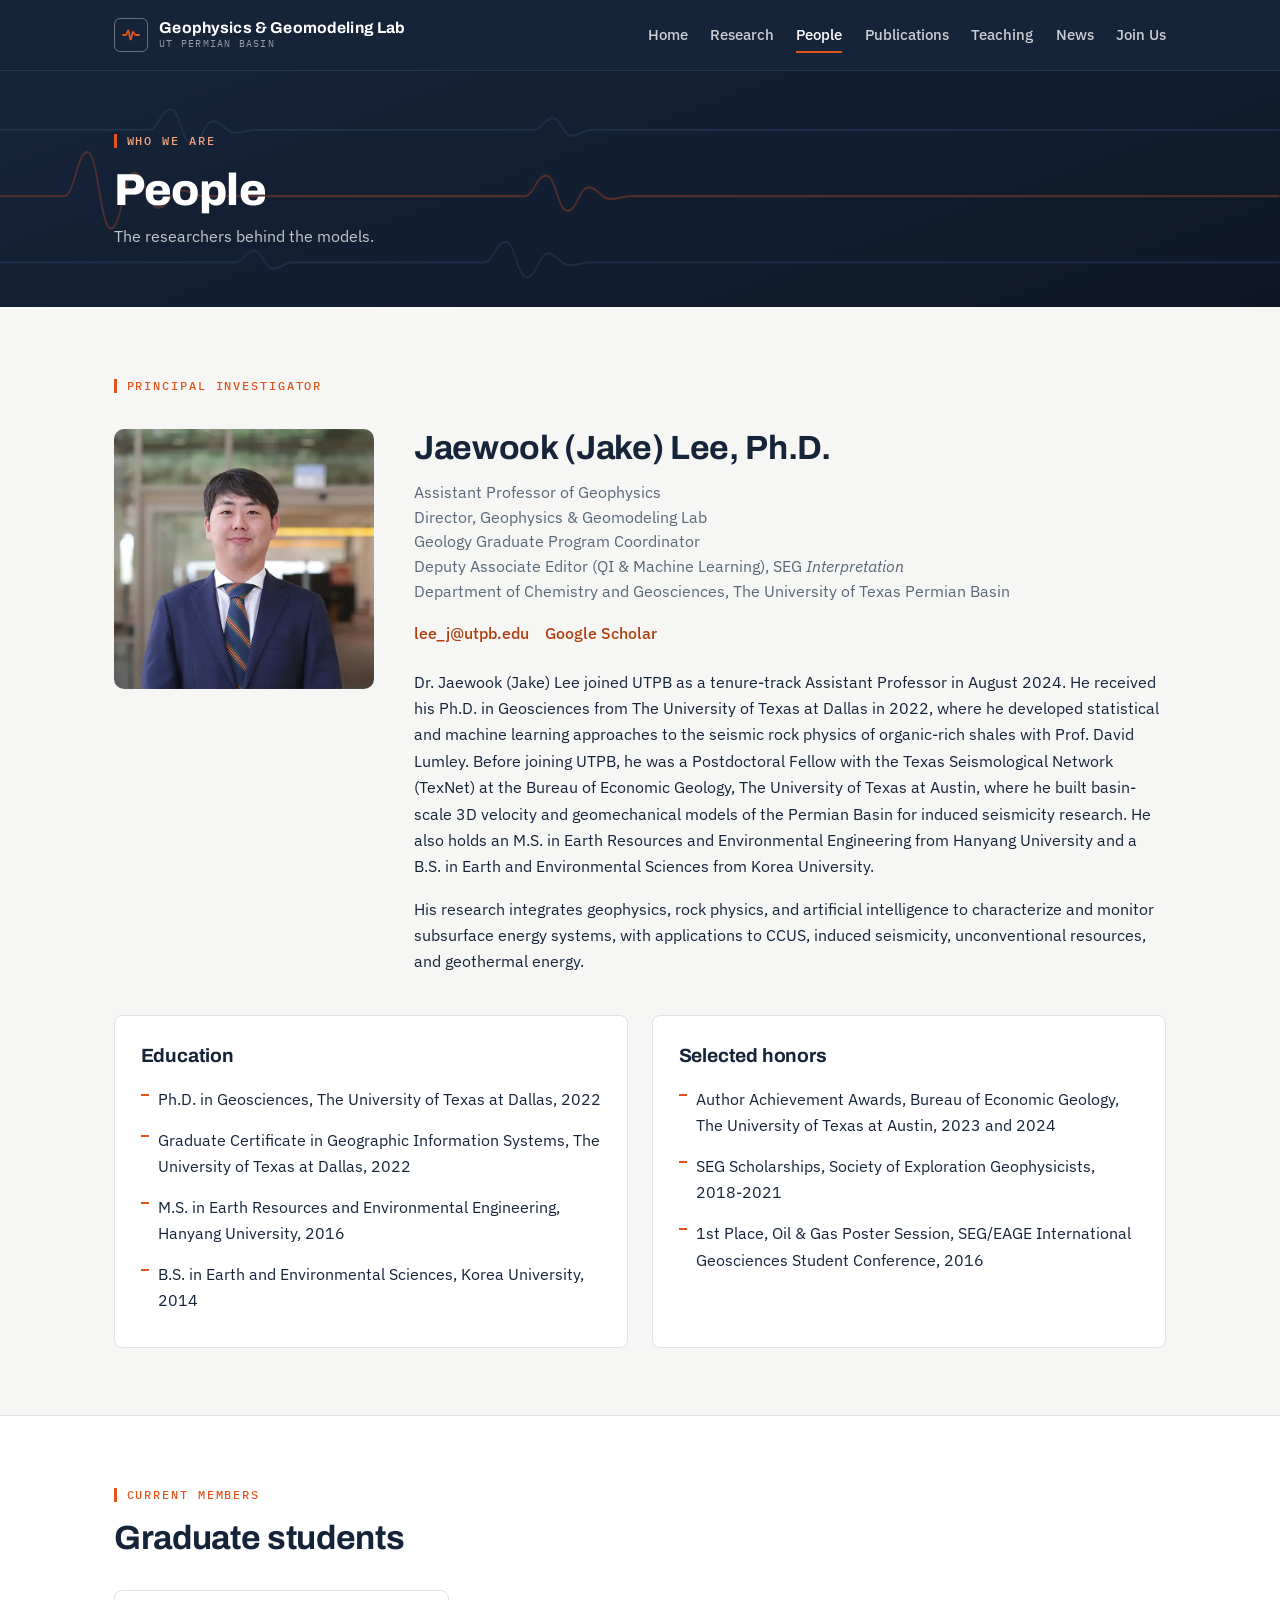
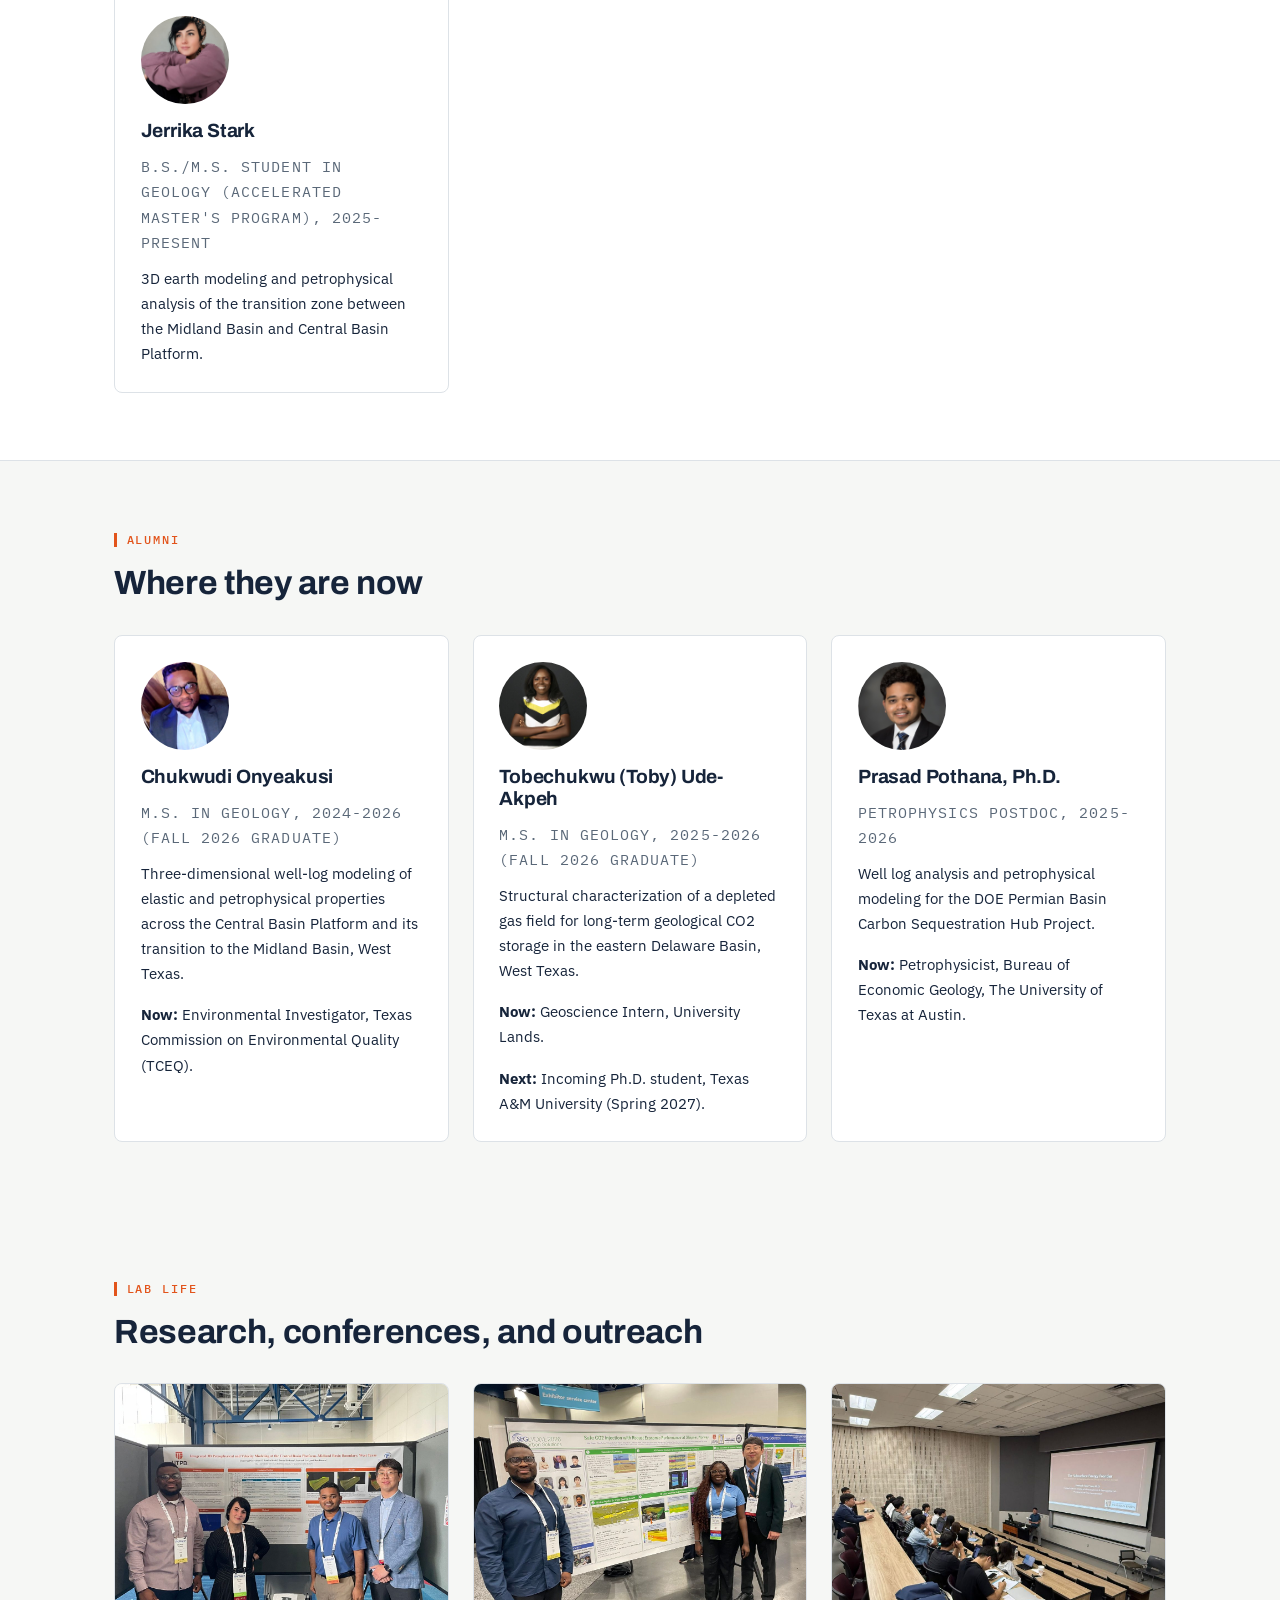
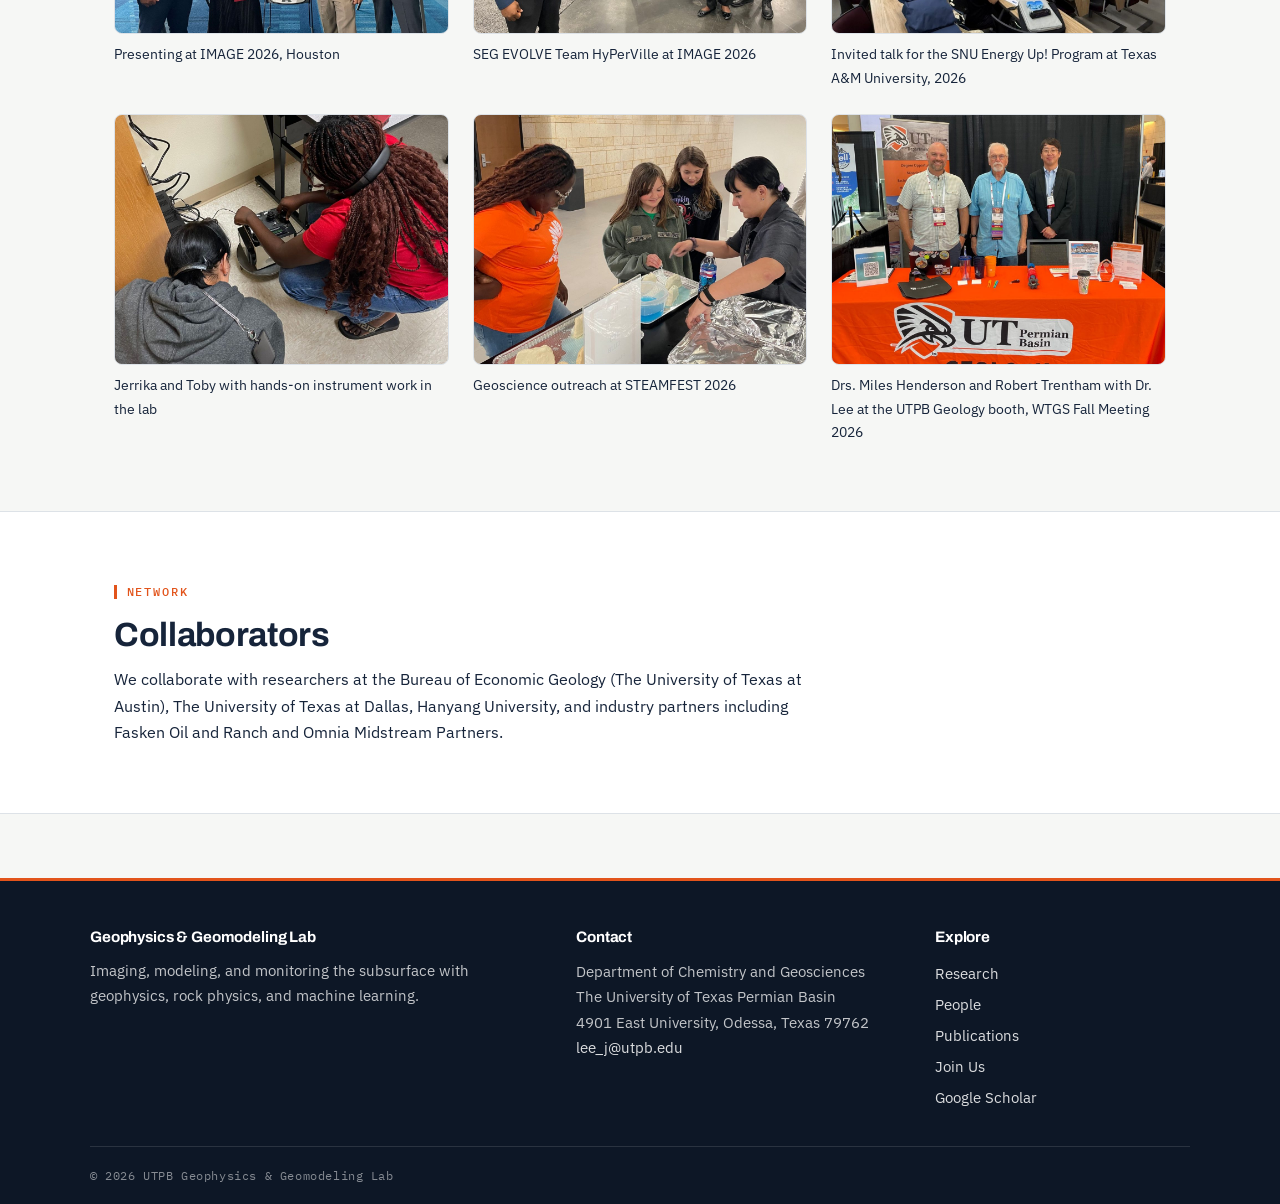
<file: people.html>
<!DOCTYPE html>
<html lang="en">
<head>
  <meta charset="UTF-8">
  <meta name="viewport" content="width=device-width, initial-scale=1">
  <title>People | Geophysics &amp; Geomodeling Lab, UTPB</title>
  <meta name="description" content="Meet the members of the UTPB Geophysics &amp; Geomodeling Lab: Dr. Jaewook (Jake) Lee and graduate researchers working on subsurface geoscience.">
  <link rel="icon" href="data:image/svg+xml,%3Csvg%20xmlns='http://www.w3.org/2000/svg'%20viewBox='0%200%2032%2032'%3E%3Crect%20width='32'%20height='32'%20rx='6'%20fill='%2316243A'/%3E%3Cpath%20d='M4%2016h5c2%200%202-7%204-7s2%2014%204%2014%202-10%204-10%202%205%204%205h3'%20fill='none'%20stroke='%23E2541B'%20stroke-width='2.2'%20stroke-linecap='round'/%3E%3C/svg%3E">
  <link rel="preconnect" href="https://fonts.googleapis.com">
  <link rel="preconnect" href="https://fonts.gstatic.com" crossorigin>
  <link href="https://fonts.googleapis.com/css2?family=Archivo:wght@500;600;700;800&family=IBM+Plex+Sans:ital,wght@0,400;0,500;0,600;1,400&family=IBM+Plex+Mono:wght@400;500;600&display=swap" rel="stylesheet">
  <link rel="stylesheet" href="css/style.css">
</head>
<body>
  <a class="skip-link" href="#main">Skip to content</a>

  <header class="site-header">
    <div class="container nav-row">
      <a href="index.html" class="brand">
        <span class="brand-mark">
          <svg width="18" height="18" viewBox="0 0 18 18" aria-hidden="true"><path d="M1 9h3c1 0 1-4.5 2.2-4.5S7.4 13.5 8.6 13.5 9.8 6 11 6s1.2 3 2.4 3H17" fill="none" stroke="#E2541B" stroke-width="1.8" stroke-linecap="round"/></svg>
        </span>
        <span class="brand-text">
          <strong>Geophysics &amp; Geomodeling Lab</strong>
          <span>UT Permian Basin</span>
        </span>
      </a>
      <button class="nav-toggle" aria-expanded="false" aria-controls="site-nav" aria-label="Open menu"><span></span><span></span><span></span></button>
      <nav id="site-nav" class="site-nav" aria-label="Main">
        <ul>
          <li><a href="index.html">Home</a></li>
          <li><a href="research.html">Research</a></li>
          <li><a href="people.html" class="active" aria-current="page">People</a></li>
          <li><a href="publications.html">Publications</a></li>
          <li><a href="teaching.html">Teaching</a></li>
          <li><a href="news.html">News</a></li>
          <li><a href="join.html">Join Us</a></li>
        </ul>
      </nav>
    </div>
  </header>

  <section class="page-header">
    <svg class="traces traces-quiet" viewBox="0 0 1200 160" preserveAspectRatio="none" aria-hidden="true" focusable="false">
      <path pathLength="1" d="M0 40h140c8 0 11 -14 20 -14s11 24 20 24 11 -16 20 -16 11 8 20 8 11 -2 20 -2h260c8 0 10 -8 18 -8s10 12 18 12 10 -4 18 -4H1200"/>
      <path pathLength="1" style="stroke:#E2541B" d="M0 85h60c10 0 12 -30 22 -30s12 52 22 52 12 -38 22 -38 12 24 22 24 12 -12 22 -12 12 4 22 4h300c8 0 11 -14 20 -14s11 24 20 24 11 -16 20 -16 11 8 20 8 11 -2 20 -2H1200"/>
      <path pathLength="1" d="M0 130h220c8 0 10 -8 18 -8s10 12 18 12 10 -4 18 -4h180c8 0 11 -14 20 -14s11 24 20 24 11 -16 20 -16 11 8 20 8 11 -2 20 -2H1200"/>
    </svg>
    <div class="container">
      <p class="kicker kicker-light">Who we are</p>
      <h1>People</h1>
      <p class="dek">The researchers behind the models.</p>
    </div>
  </section>

  <main id="main">

    <!-- Principal Investigator -->
    <section class="section">
      <div class="container">
        <p class="kicker">Principal investigator</p>
        <div class="pi-grid" style="margin-top: 1.2rem;">
          <img class="pi-photo" src="images/jake-lee.jpg" alt="Portrait of Dr. Jaewook (Jake) Lee" style="aspect-ratio:1;object-fit:cover;border-radius:10px;">
          <div>
            <h2>Jaewook (Jake) Lee, Ph.D.</h2>
            <p class="pi-roles">
              Assistant Professor of Geophysics<br>
              Director, Geophysics &amp; Geomodeling Lab<br>
              Geology Graduate Program Coordinator<br>
              Deputy Associate Editor (QI &amp; Machine Learning), SEG <em>Interpretation</em><br>
              Department of Chemistry and Geosciences, The University of Texas Permian Basin
            </p>
            <div class="pi-links">
              <a href="mailto:lee_j@utpb.edu">lee_j@utpb.edu</a>
              <a href="https://scholar.google.com/citations?hl=en&amp;user=uHnrH6MAAAAJ" target="_blank" rel="noopener">Google Scholar</a>
              <!-- Add a CV link after uploading a PDF to the repository, for example:
                   <a href="cv/Jake-Lee-CV.pdf" target="_blank" rel="noopener">CV (PDF)</a> -->
            </div>
            <p>Dr. Jaewook (Jake) Lee joined UTPB as a tenure-track Assistant Professor in August 2024. He received his Ph.D. in Geosciences from The University of Texas at Dallas in 2022, where he developed statistical and machine learning approaches to the seismic rock physics of organic-rich shales with Prof. David Lumley. Before joining UTPB, he was a Postdoctoral Fellow with the Texas Seismological Network (TexNet) at the Bureau of Economic Geology, The University of Texas at Austin, where he built basin-scale 3D velocity and geomechanical models of the Permian Basin for induced seismicity research. He also holds an M.S. in Earth Resources and Environmental Engineering from Hanyang University and a B.S. in Earth and Environmental Sciences from Korea University.</p>
            <p>His research integrates geophysics, rock physics, and artificial intelligence to characterize and monitor subsurface energy systems, with applications to CCUS, induced seismicity, unconventional resources, and geothermal energy.</p>
          </div>
        </div>

        <div class="grid-2" style="margin-top: 2.5rem;">
          <div class="card">
            <h3>Education</h3>
            <ul class="subtle-list">
              <li>Ph.D. in Geosciences, The University of Texas at Dallas, 2022</li>
              <li>Graduate Certificate in Geographic Information Systems, The University of Texas at Dallas, 2022</li>
              <li>M.S. in Earth Resources and Environmental Engineering, Hanyang University, 2016</li>
              <li>B.S. in Earth and Environmental Sciences, Korea University, 2014</li>
            </ul>
          </div>
          <div class="card">
            <h3>Selected honors</h3>
            <ul class="subtle-list">
              <li>Author Achievement Awards, Bureau of Economic Geology, The University of Texas at Austin, 2023 and 2024</li>
              <li>SEG Scholarships, Society of Exploration Geophysicists, 2018-2021</li>
              <li>1st Place, Oil &amp; Gas Poster Session, SEG/EAGE International Geosciences Student Conference, 2016</li>
            </ul>
          </div>
        </div>
      </div>
    </section>

    <!-- Graduate students -->
    <section class="section section-alt">
      <div class="container">
        <p class="kicker">Current members</p>
        <h2>Graduate students</h2>
        <div class="grid-3" style="margin-top: 2rem;">
          <div class="card person-card">
            <img src="images/jerrika-stark.jpg" alt="Portrait of Jerrika Stark" style="width:88px;height:88px;border-radius:50%;object-fit:cover;margin-bottom:1rem;">
            <h3>Jerrika Stark</h3>
            <p class="person-role">B.S./M.S. Student in Geology (Accelerated Master's Program), 2025-Present</p>
            <p>3D earth modeling and petrophysical analysis of the transition zone between the Midland Basin and Central Basin Platform.</p>
          </div>
        </div>
      </div>
    </section>

    <!-- Alumni -->
    <section class="section">
      <div class="container">
        <p class="kicker">Alumni</p>
        <h2>Where they are now</h2>
        <div class="grid-3" style="margin-top: 2rem;">
          <div class="card person-card">
            <img src="images/chukwudi-onyeakusi.jpg" alt="Portrait of Chukwudi Onyeakusi" style="width:88px;height:88px;border-radius:50%;object-fit:cover;margin-bottom:1rem;">
            <h3>Chukwudi Onyeakusi</h3>
            <p class="person-role">M.S. in Geology, 2024-2026 (Fall 2026 graduate)</p>
            <p>Three-dimensional well-log modeling of elastic and petrophysical properties across the Central Basin Platform and its transition to the Midland Basin, West Texas.</p>
            <p><strong>Now:</strong> Environmental Investigator, Texas Commission on Environmental Quality (TCEQ).</p>
          </div>
          <div class="card person-card">
            <img src="images/toby-ude-akpeh.jpg" alt="Portrait of Tobechukwu Ude-Akpeh" style="width:88px;height:88px;border-radius:50%;object-fit:cover;margin-bottom:1rem;">
            <h3>Tobechukwu (Toby) Ude-Akpeh</h3>
            <p class="person-role">M.S. in Geology, 2025-2026 (Fall 2026 graduate)</p>
            <p>Structural characterization of a depleted gas field for long-term geological CO2 storage in the eastern Delaware Basin, West Texas.</p>
            <p><strong>Now:</strong> Geoscience Intern, University Lands.</p>
            <p><strong>Next:</strong> Incoming Ph.D. student, Texas A&amp;M University (Spring 2027).</p>
          </div>
          <div class="card person-card">
            <img src="images/prasad-pothana.jpg" alt="Portrait of Dr. Prasad Pothana" style="width:88px;height:88px;border-radius:50%;object-fit:cover;margin-bottom:1rem;">
            <h3>Prasad Pothana, Ph.D.</h3>
            <p class="person-role">Petrophysics Postdoc, 2025-2026</p>
            <p>Well log analysis and petrophysical modeling for the DOE Permian Basin Carbon Sequestration Hub Project.</p>
            <p><strong>Now:</strong> Petrophysicist, Bureau of Economic Geology, The University of Texas at Austin.</p>
          </div>
        </div>
      </div>
    </section>

    <!-- Lab life -->
    <section class="section">
      <div class="container">
        <p class="kicker">Lab life</p>
        <h2>Research, conferences, and outreach</h2>
        <div class="grid-3" style="margin-top: 2rem;">
          <figure class="gallery">
            <a class="zoom" href="images/news-2026-08-image-poster-full.jpg"><img src="images/news-2026-08-image-poster.jpg" alt="Lab members with their Central Basin Platform poster at IMAGE 2026" loading="lazy"></a>
            <figcaption>Presenting at IMAGE 2026, Houston</figcaption>
          </figure>
          <figure class="gallery">
            <a class="zoom" href="images/news-2026-08-image-evolve-full.jpg"><img src="images/news-2026-08-image-evolve.jpg" alt="SEG EVOLVE Team HyPerVille members with their Sleipner poster at IMAGE 2026" loading="lazy"></a>
            <figcaption>SEG EVOLVE Team HyPerVille at IMAGE 2026</figcaption>
          </figure>
          <figure class="gallery">
            <a class="zoom" href="images/news-2026-08-snu-talk-full.jpg"><img src="images/news-2026-08-snu-talk.jpg" alt="Dr. Lee giving an invited talk to Seoul National University Energy Up! Program students at Texas A&amp;M University" loading="lazy"></a>
            <figcaption>Invited talk for the SNU Energy Up! Program at Texas A&amp;M University, 2026</figcaption>
          </figure>
          <figure class="gallery">
            <a class="zoom" href="images/lab-instrument-work-full.jpg"><img src="images/lab-instrument-work.jpg" alt="Jerrika Stark and Toby Ude-Akpeh setting up a field instrument in the lab" loading="lazy"></a>
            <figcaption>Jerrika and Toby with hands-on instrument work in the lab</figcaption>
          </figure>
          <figure class="gallery">
            <a class="zoom" href="images/news-2026-10-steamfest-full.jpg"><img src="images/news-2026-10-steamfest.jpg" alt="UTPB Geoclub officers leading a hands-on activity for young students at STEAMFEST" loading="lazy"></a>
            <figcaption>Geoscience outreach at STEAMFEST 2026</figcaption>
          </figure>
          <figure class="gallery">
            <a class="zoom" href="images/news-2026-09-wtgs-booth-full.jpg"><img src="images/news-2026-09-wtgs-booth.jpg" alt="Drs. Miles Henderson and Robert Trentham with Dr. Lee at the UTPB Geology booth at the WTGS Fall Meeting" loading="lazy"></a>
            <figcaption>Drs. Miles Henderson and Robert Trentham with Dr. Lee at the UTPB Geology booth, WTGS Fall Meeting 2026</figcaption>
          </figure>
        </div>
      </div>
    </section>

    <!-- Collaborators -->
    <section class="section section-alt">
      <div class="container">
        <p class="kicker">Network</p>
        <h2>Collaborators</h2>
        <p style="max-width: 70ch;">We collaborate with researchers at the Bureau of Economic Geology (The University of Texas at Austin), The University of Texas at Dallas, Hanyang University, and industry partners including Fasken Oil and Ranch and Omnia Midstream Partners.</p>
      </div>
    </section>

  </main>

  <footer class="site-footer">
    <div class="container footer-grid">
      <div>
        <h4>Geophysics &amp; Geomodeling Lab</h4>
        <p>Imaging, modeling, and monitoring the subsurface with geophysics, rock physics, and machine learning.</p>
      </div>
      <div>
        <h4>Contact</h4>
        <address>
          Department of Chemistry and Geosciences<br>
          The University of Texas Permian Basin<br>
          4901 East University, Odessa, Texas 79762<br>
          <a href="mailto:lee_j@utpb.edu">lee_j@utpb.edu</a>
        </address>
      </div>
      <div>
        <h4>Explore</h4>
        <ul>
          <li><a href="research.html">Research</a></li>
          <li><a href="people.html">People</a></li>
          <li><a href="publications.html">Publications</a></li>
          <li><a href="join.html">Join Us</a></li>
          <li><a href="https://scholar.google.com/citations?hl=en&amp;user=uHnrH6MAAAAJ" target="_blank" rel="noopener">Google Scholar</a></li>
        </ul>
      </div>
    </div>
    <div class="container footer-bottom">&copy; 2026 UTPB Geophysics &amp; Geomodeling Lab</div>
  </footer>

  <script src="js/main.js"></script>
</body>
</html>
</file>
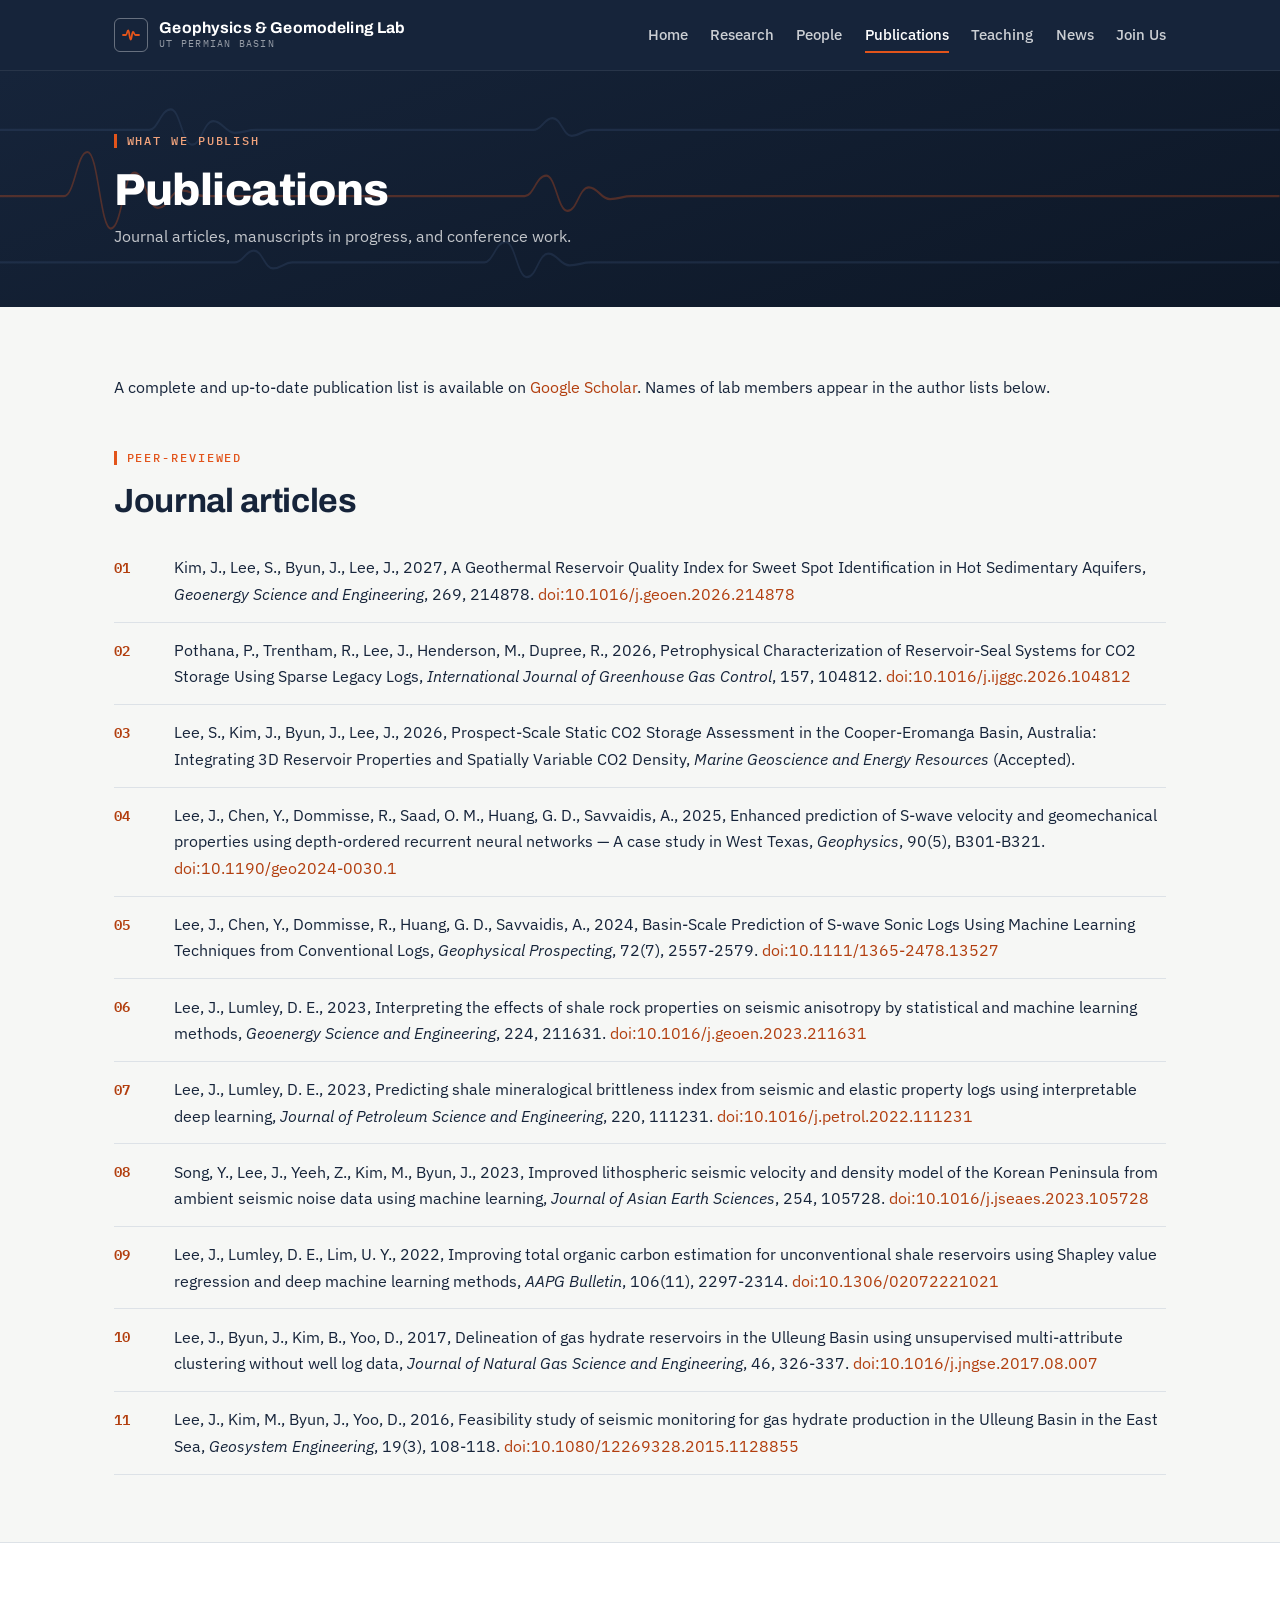
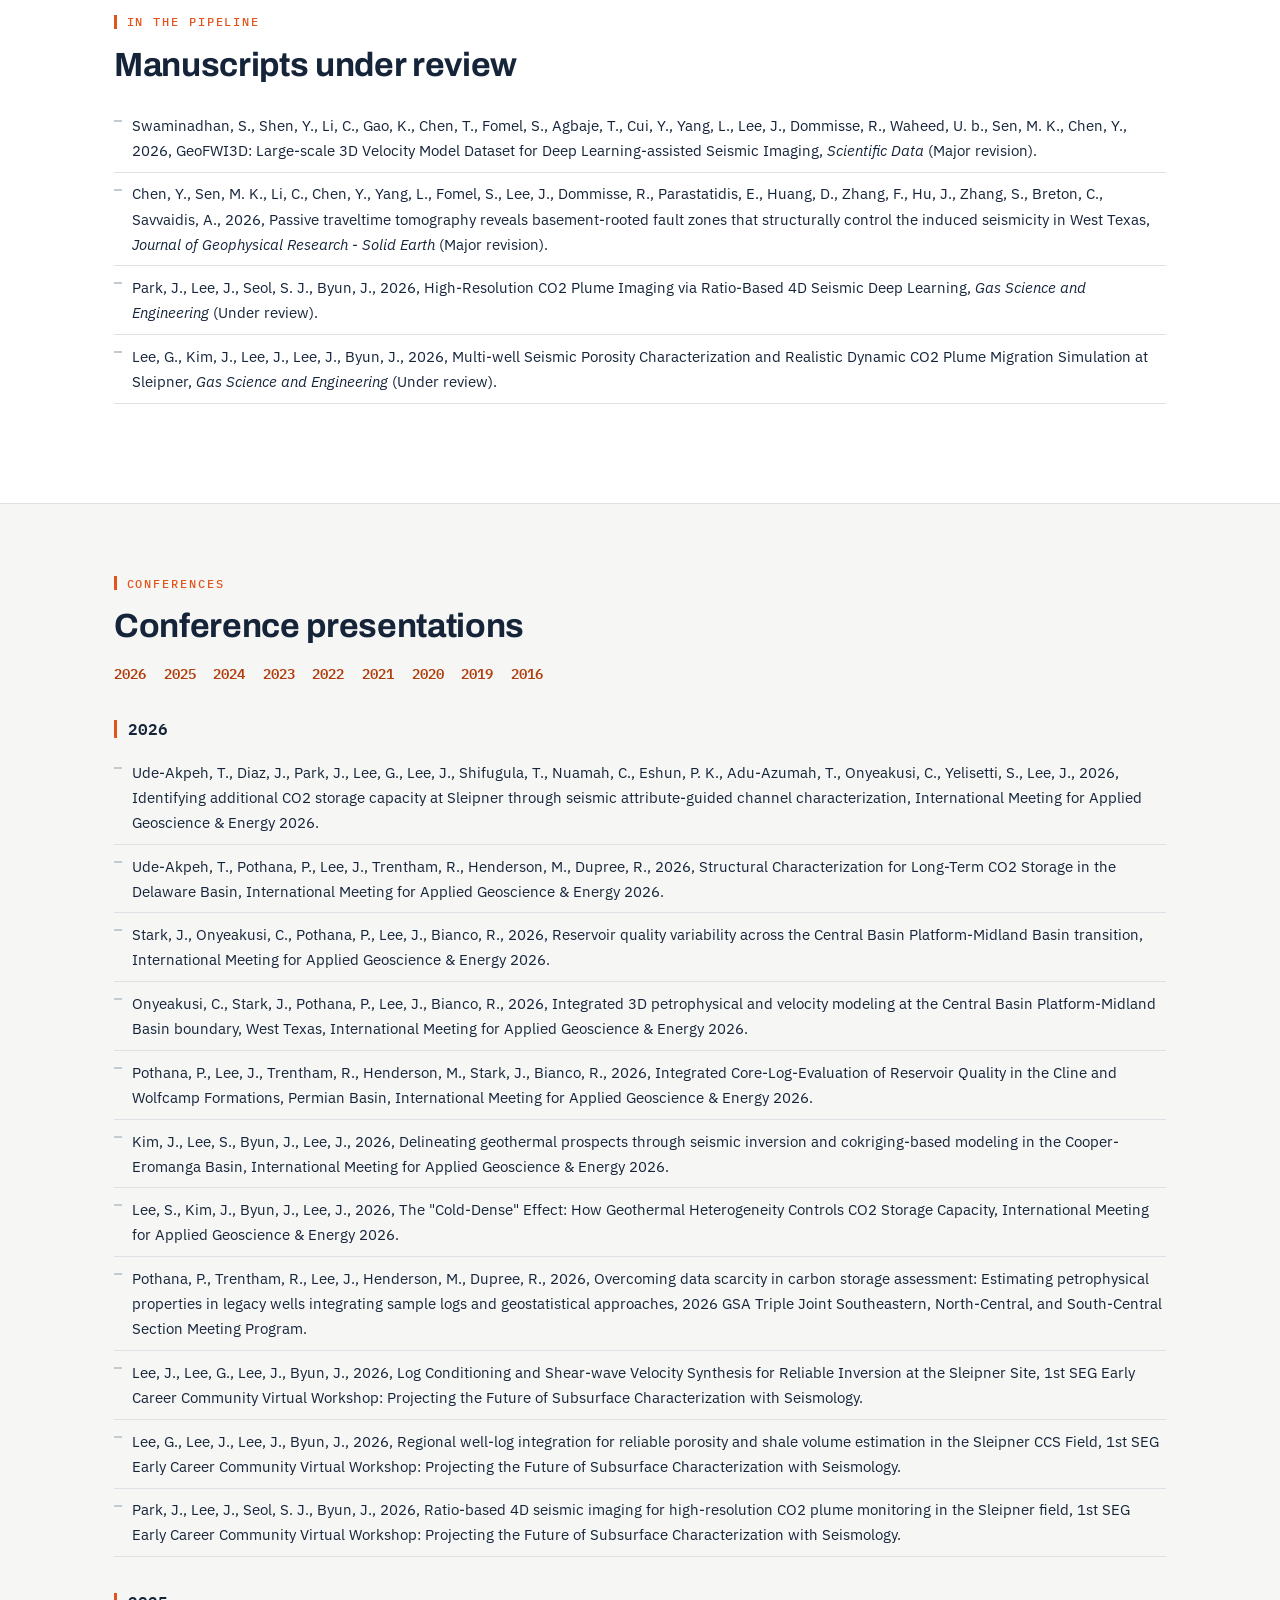
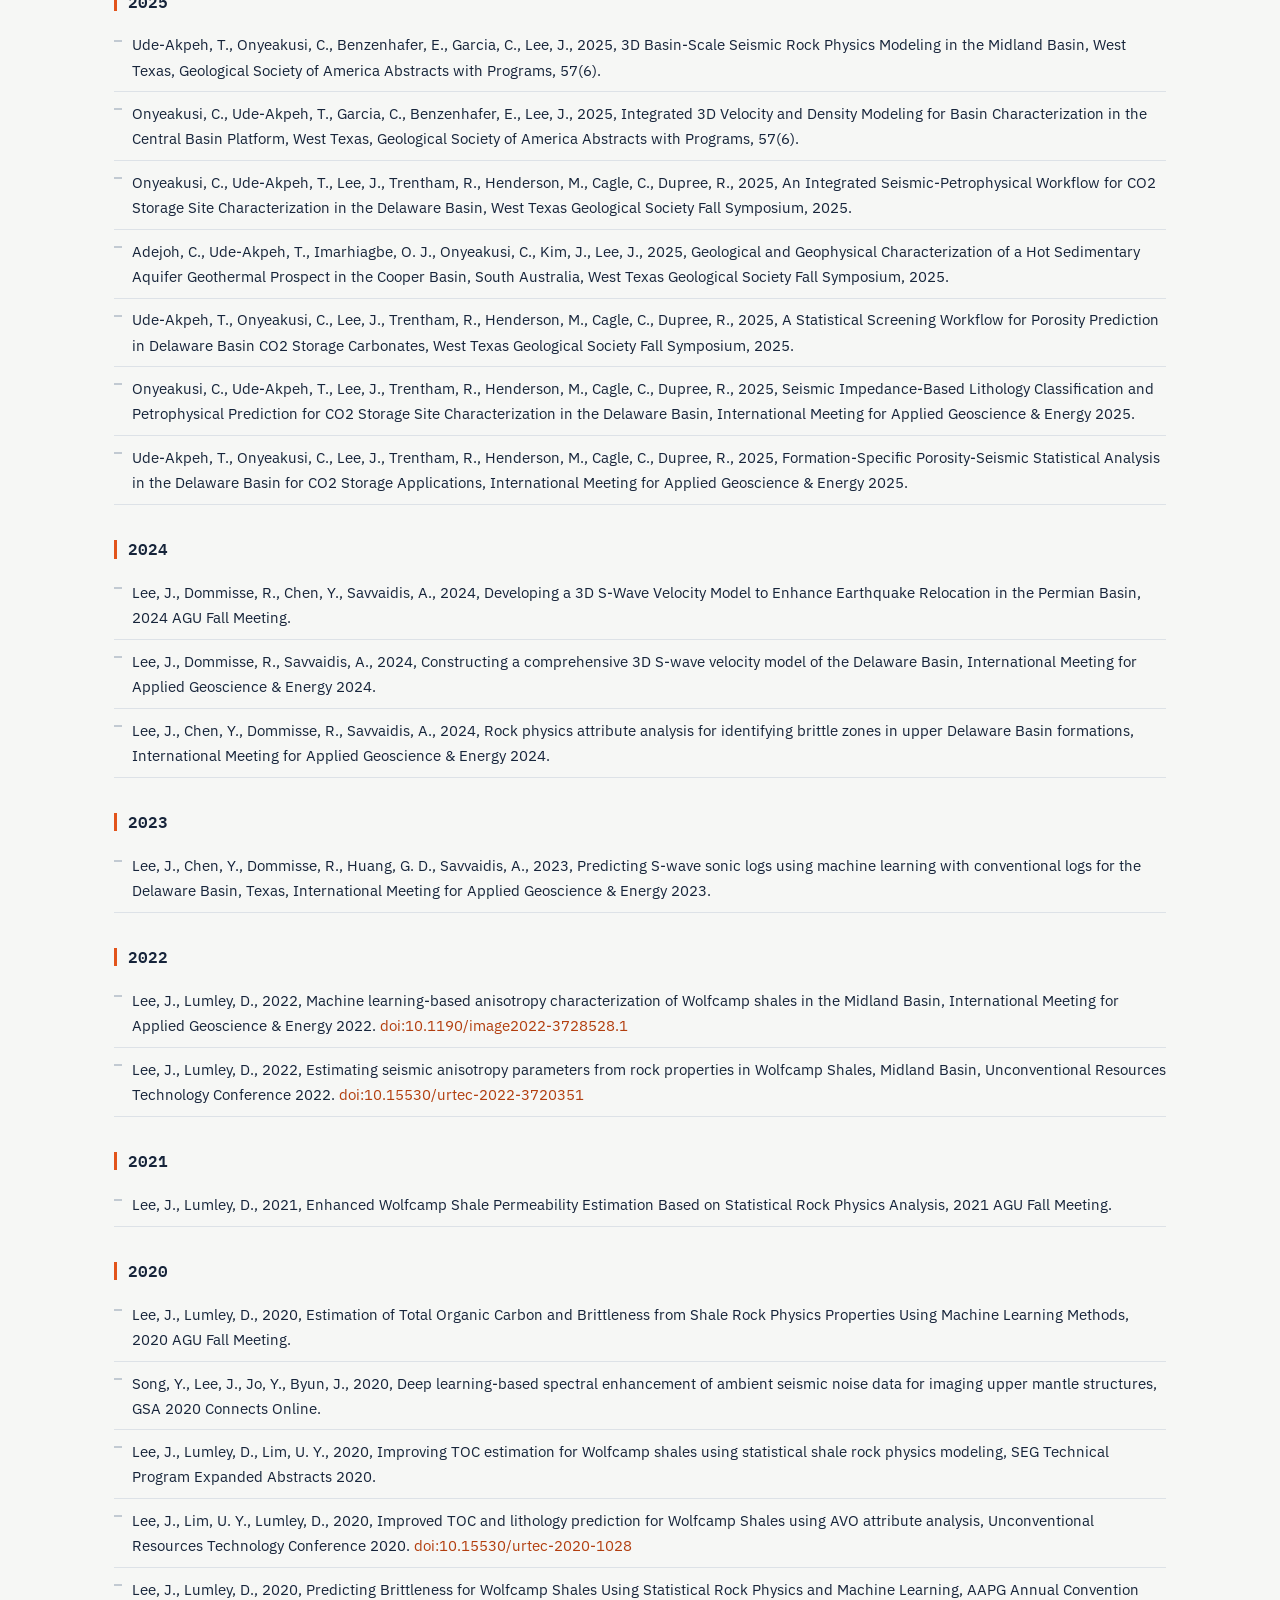
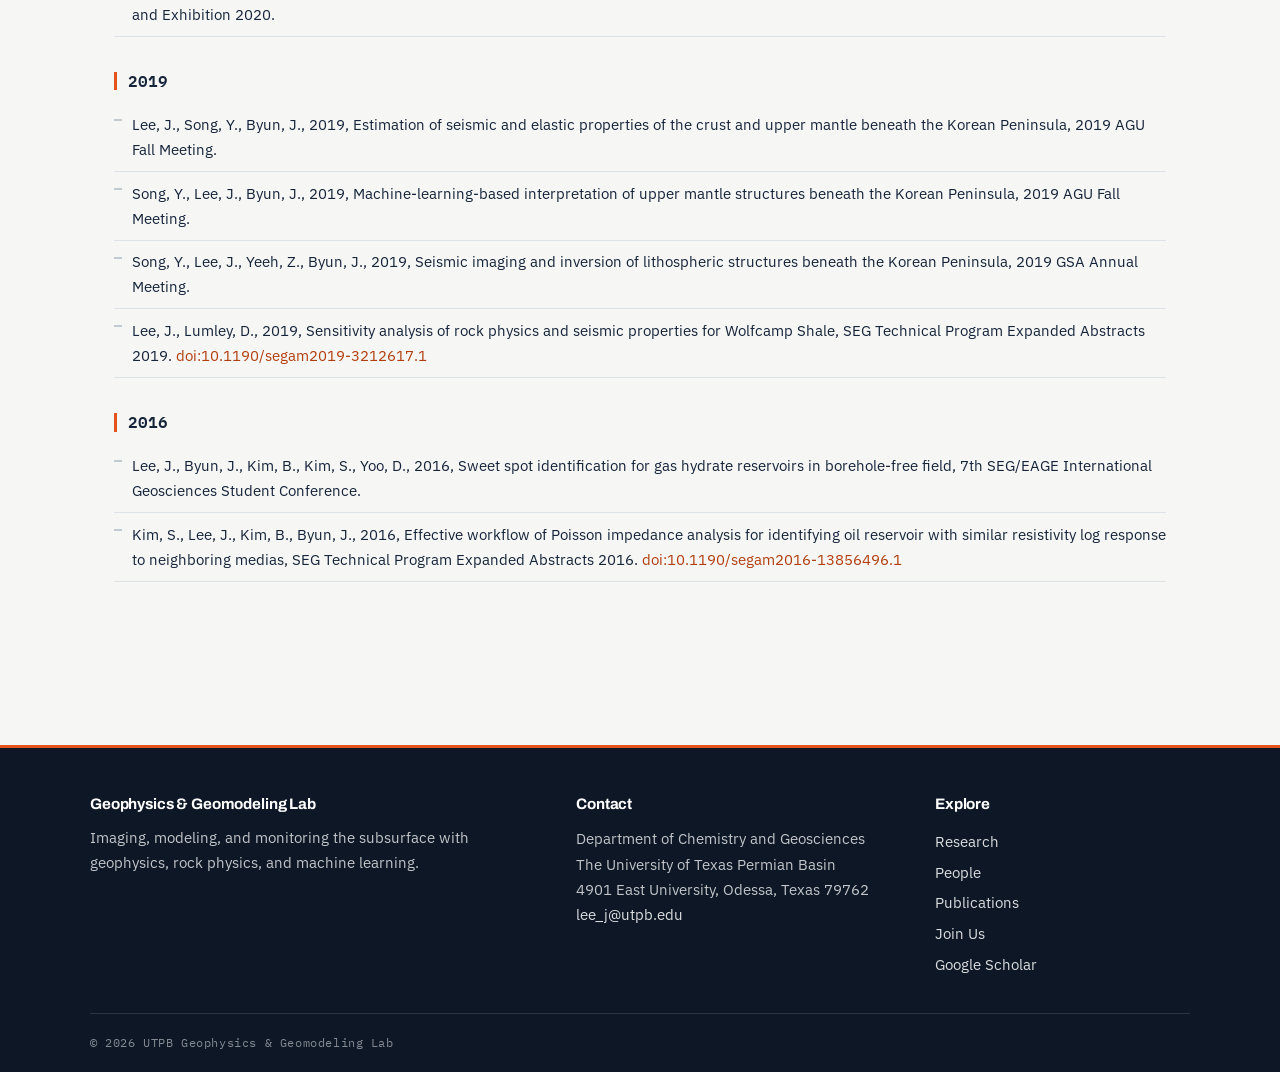
<file: publications.html>
<!DOCTYPE html>
<html lang="en">
<head>
  <meta charset="UTF-8">
  <meta name="viewport" content="width=device-width, initial-scale=1">
  <title>Publications | Geophysics &amp; Geomodeling Lab, UTPB</title>
  <meta name="description" content="Peer-reviewed journal articles, manuscripts in progress, and conference presentations from the UTPB Geophysics &amp; Geomodeling Lab.">
  <link rel="icon" href="data:image/svg+xml,%3Csvg%20xmlns='http://www.w3.org/2000/svg'%20viewBox='0%200%2032%2032'%3E%3Crect%20width='32'%20height='32'%20rx='6'%20fill='%2316243A'/%3E%3Cpath%20d='M4%2016h5c2%200%202-7%204-7s2%2014%204%2014%202-10%204-10%202%205%204%205h3'%20fill='none'%20stroke='%23E2541B'%20stroke-width='2.2'%20stroke-linecap='round'/%3E%3C/svg%3E">
  <link rel="preconnect" href="https://fonts.googleapis.com">
  <link rel="preconnect" href="https://fonts.gstatic.com" crossorigin>
  <link href="https://fonts.googleapis.com/css2?family=Archivo:wght@500;600;700;800&family=IBM+Plex+Sans:ital,wght@0,400;0,500;0,600;1,400&family=IBM+Plex+Mono:wght@400;500;600&display=swap" rel="stylesheet">
  <link rel="stylesheet" href="css/style.css">
</head>
<body>
  <a class="skip-link" href="#main">Skip to content</a>

  <header class="site-header">
    <div class="container nav-row">
      <a href="index.html" class="brand">
        <span class="brand-mark">
          <svg width="18" height="18" viewBox="0 0 18 18" aria-hidden="true"><path d="M1 9h3c1 0 1-4.5 2.2-4.5S7.4 13.5 8.6 13.5 9.8 6 11 6s1.2 3 2.4 3H17" fill="none" stroke="#E2541B" stroke-width="1.8" stroke-linecap="round"/></svg>
        </span>
        <span class="brand-text">
          <strong>Geophysics &amp; Geomodeling Lab</strong>
          <span>UT Permian Basin</span>
        </span>
      </a>
      <button class="nav-toggle" aria-expanded="false" aria-controls="site-nav" aria-label="Open menu"><span></span><span></span><span></span></button>
      <nav id="site-nav" class="site-nav" aria-label="Main">
        <ul>
          <li><a href="index.html">Home</a></li>
          <li><a href="research.html">Research</a></li>
          <li><a href="people.html">People</a></li>
          <li><a href="publications.html" class="active" aria-current="page">Publications</a></li>
          <li><a href="teaching.html">Teaching</a></li>
          <li><a href="news.html">News</a></li>
          <li><a href="join.html">Join Us</a></li>
        </ul>
      </nav>
    </div>
  </header>

  <section class="page-header">
    <svg class="traces traces-quiet" viewBox="0 0 1200 160" preserveAspectRatio="none" aria-hidden="true" focusable="false">
      <path pathLength="1" d="M0 40h140c8 0 11 -14 20 -14s11 24 20 24 11 -16 20 -16 11 8 20 8 11 -2 20 -2h260c8 0 10 -8 18 -8s10 12 18 12 10 -4 18 -4H1200"/>
      <path pathLength="1" style="stroke:#E2541B" d="M0 85h60c10 0 12 -30 22 -30s12 52 22 52 12 -38 22 -38 12 24 22 24 12 -12 22 -12 12 4 22 4h300c8 0 11 -14 20 -14s11 24 20 24 11 -16 20 -16 11 8 20 8 11 -2 20 -2H1200"/>
      <path pathLength="1" d="M0 130h220c8 0 10 -8 18 -8s10 12 18 12 10 -4 18 -4h180c8 0 11 -14 20 -14s11 24 20 24 11 -16 20 -16 11 8 20 8 11 -2 20 -2H1200"/>
    </svg>
    <div class="container">
      <p class="kicker kicker-light">What we publish</p>
      <h1>Publications</h1>
      <p class="dek">Journal articles, manuscripts in progress, and conference work.</p>
    </div>
  </section>

  <main id="main">

    <section class="section">
      <div class="container">
        <p>A complete and up-to-date publication list is available on <a href="https://scholar.google.com/citations?hl=en&amp;user=uHnrH6MAAAAJ" target="_blank" rel="noopener">Google Scholar</a>. Names of lab members appear in the author lists below.</p>

        <p class="kicker" style="margin-top: 2rem;">Peer-reviewed</p>
        <h2>Journal articles</h2>
        <ul class="pub-list" style="margin-top: 1.2rem;">
          <li><p>Kim, J., Lee, S., Byun, J., Lee, J., 2027, A Geothermal Reservoir Quality Index for Sweet Spot Identification in Hot Sedimentary Aquifers, <em>Geoenergy Science and Engineering</em>, 269, 214878. <a href="https://doi.org/10.1016/j.geoen.2026.214878" target="_blank" rel="noopener">doi:10.1016/j.geoen.2026.214878</a></p></li>
          <li><p>Pothana, P., Trentham, R., Lee, J., Henderson, M., Dupree, R., 2026, Petrophysical Characterization of Reservoir-Seal Systems for CO2 Storage Using Sparse Legacy Logs, <em>International Journal of Greenhouse Gas Control</em>, 157, 104812. <a href="https://doi.org/10.1016/j.ijggc.2026.104812" target="_blank" rel="noopener">doi:10.1016/j.ijggc.2026.104812</a></p></li>
          <li><p>Lee, S., Kim, J., Byun, J., Lee, J., 2026, Prospect-Scale Static CO2 Storage Assessment in the Cooper-Eromanga Basin, Australia: Integrating 3D Reservoir Properties and Spatially Variable CO2 Density, <em>Marine Geoscience and Energy Resources</em> (Accepted).</p></li>
          <li><p>Lee, J., Chen, Y., Dommisse, R., Saad, O. M., Huang, G. D., Savvaidis, A., 2025, Enhanced prediction of S-wave velocity and geomechanical properties using depth-ordered recurrent neural networks &mdash; A case study in West Texas, <em>Geophysics</em>, 90(5), B301-B321. <a href="https://doi.org/10.1190/geo2024-0030.1" target="_blank" rel="noopener">doi:10.1190/geo2024-0030.1</a></p></li>
          <li><p>Lee, J., Chen, Y., Dommisse, R., Huang, G. D., Savvaidis, A., 2024, Basin-Scale Prediction of S-wave Sonic Logs Using Machine Learning Techniques from Conventional Logs, <em>Geophysical Prospecting</em>, 72(7), 2557-2579. <a href="https://doi.org/10.1111/1365-2478.13527" target="_blank" rel="noopener">doi:10.1111/1365-2478.13527</a></p></li>
          <li><p>Lee, J., Lumley, D. E., 2023, Interpreting the effects of shale rock properties on seismic anisotropy by statistical and machine learning methods, <em>Geoenergy Science and Engineering</em>, 224, 211631. <a href="https://doi.org/10.1016/j.geoen.2023.211631" target="_blank" rel="noopener">doi:10.1016/j.geoen.2023.211631</a></p></li>
          <li><p>Lee, J., Lumley, D. E., 2023, Predicting shale mineralogical brittleness index from seismic and elastic property logs using interpretable deep learning, <em>Journal of Petroleum Science and Engineering</em>, 220, 111231. <a href="https://doi.org/10.1016/j.petrol.2022.111231" target="_blank" rel="noopener">doi:10.1016/j.petrol.2022.111231</a></p></li>
          <li><p>Song, Y., Lee, J., Yeeh, Z., Kim, M., Byun, J., 2023, Improved lithospheric seismic velocity and density model of the Korean Peninsula from ambient seismic noise data using machine learning, <em>Journal of Asian Earth Sciences</em>, 254, 105728. <a href="https://doi.org/10.1016/j.jseaes.2023.105728" target="_blank" rel="noopener">doi:10.1016/j.jseaes.2023.105728</a></p></li>
          <li><p>Lee, J., Lumley, D. E., Lim, U. Y., 2022, Improving total organic carbon estimation for unconventional shale reservoirs using Shapley value regression and deep machine learning methods, <em>AAPG Bulletin</em>, 106(11), 2297-2314. <a href="https://doi.org/10.1306/02072221021" target="_blank" rel="noopener">doi:10.1306/02072221021</a></p></li>
          <li><p>Lee, J., Byun, J., Kim, B., Yoo, D., 2017, Delineation of gas hydrate reservoirs in the Ulleung Basin using unsupervised multi-attribute clustering without well log data, <em>Journal of Natural Gas Science and Engineering</em>, 46, 326-337. <a href="https://doi.org/10.1016/j.jngse.2017.08.007" target="_blank" rel="noopener">doi:10.1016/j.jngse.2017.08.007</a></p></li>
          <li><p>Lee, J., Kim, M., Byun, J., Yoo, D., 2016, Feasibility study of seismic monitoring for gas hydrate production in the Ulleung Basin in the East Sea, <em>Geosystem Engineering</em>, 19(3), 108-118. <a href="https://doi.org/10.1080/12269328.2015.1128855" target="_blank" rel="noopener">doi:10.1080/12269328.2015.1128855</a></p></li>
        </ul>
      </div>
    </section>

    <section class="section section-alt">
      <div class="container">
        <p class="kicker">In the pipeline</p>
        <h2>Manuscripts under review</h2>
        <ul class="conf-list" style="margin-top: 1.2rem;">
          <li>Swaminadhan, S., Shen, Y., Li, C., Gao, K., Chen, T., Fomel, S., Agbaje, T., Cui, Y., Yang, L., Lee, J., Dommisse, R., Waheed, U. b., Sen, M. K., Chen, Y., 2026, GeoFWI3D: Large-scale 3D Velocity Model Dataset for Deep Learning-assisted Seismic Imaging, <em>Scientific Data</em> (Major revision).</li>
          <li>Chen, Y., Sen, M. K., Li, C., Chen, Y., Yang, L., Fomel, S., Lee, J., Dommisse, R., Parastatidis, E., Huang, D., Zhang, F., Hu, J., Zhang, S., Breton, C., Savvaidis, A., 2026, Passive traveltime tomography reveals basement-rooted fault zones that structurally control the induced seismicity in West Texas, <em>Journal of Geophysical Research - Solid Earth</em> (Major revision).</li>
          <li>Park, J., Lee, J., Seol, S. J., Byun, J., 2026, High-Resolution CO2 Plume Imaging via Ratio-Based 4D Seismic Deep Learning, <em>Gas Science and Engineering</em> (Under review).</li>
          <li>Lee, G., Kim, J., Lee, J., Lee, J., Byun, J., 2026, Multi-well Seismic Porosity Characterization and Realistic Dynamic CO2 Plume Migration Simulation at Sleipner, <em>Gas Science and Engineering</em> (Under review).</li>
        </ul>
      </div>
    </section>

    <section class="section">
      <div class="container">
        <p class="kicker">Conferences</p>
        <h2>Conference presentations</h2>
        <nav class="year-jump" aria-label="Jump to year" style="margin-top: 1rem;">
          <a href="#y2026">2026</a>
          <a href="#y2025">2025</a>
          <a href="#y2024">2024</a>
          <a href="#y2023">2023</a>
          <a href="#y2022">2022</a>
          <a href="#y2021">2021</a>
          <a href="#y2020">2020</a>
          <a href="#y2019">2019</a>
          <a href="#y2016">2016</a>
        </nav>

        <h3 class="year-mark" id="y2026">2026</h3>
        <ul class="conf-list">
          <li>Ude-Akpeh, T., Diaz, J., Park, J., Lee, G., Lee, J., Shifugula, T., Nuamah, C., Eshun, P. K., Adu-Azumah, T., Onyeakusi, C., Yelisetti, S., Lee, J., 2026, Identifying additional CO2 storage capacity at Sleipner through seismic attribute-guided channel characterization, International Meeting for Applied Geoscience &amp; Energy 2026.</li>
          <li>Ude-Akpeh, T., Pothana, P., Lee, J., Trentham, R., Henderson, M., Dupree, R., 2026, Structural Characterization for Long-Term CO2 Storage in the Delaware Basin, International Meeting for Applied Geoscience &amp; Energy 2026.</li>
          <li>Stark, J., Onyeakusi, C., Pothana, P., Lee, J., Bianco, R., 2026, Reservoir quality variability across the Central Basin Platform-Midland Basin transition, International Meeting for Applied Geoscience &amp; Energy 2026.</li>
          <li>Onyeakusi, C., Stark, J., Pothana, P., Lee, J., Bianco, R., 2026, Integrated 3D petrophysical and velocity modeling at the Central Basin Platform-Midland Basin boundary, West Texas, International Meeting for Applied Geoscience &amp; Energy 2026.</li>
          <li>Pothana, P., Lee, J., Trentham, R., Henderson, M., Stark, J., Bianco, R., 2026, Integrated Core-Log-Evaluation of Reservoir Quality in the Cline and Wolfcamp Formations, Permian Basin, International Meeting for Applied Geoscience &amp; Energy 2026.</li>
          <li>Kim, J., Lee, S., Byun, J., Lee, J., 2026, Delineating geothermal prospects through seismic inversion and cokriging-based modeling in the Cooper-Eromanga Basin, International Meeting for Applied Geoscience &amp; Energy 2026.</li>
          <li>Lee, S., Kim, J., Byun, J., Lee, J., 2026, The "Cold-Dense" Effect: How Geothermal Heterogeneity Controls CO2 Storage Capacity, International Meeting for Applied Geoscience &amp; Energy 2026.</li>
          <li>Pothana, P., Trentham, R., Lee, J., Henderson, M., Dupree, R., 2026, Overcoming data scarcity in carbon storage assessment: Estimating petrophysical properties in legacy wells integrating sample logs and geostatistical approaches, 2026 GSA Triple Joint Southeastern, North-Central, and South-Central Section Meeting Program.</li>
          <li>Lee, J., Lee, G., Lee, J., Byun, J., 2026, Log Conditioning and Shear-wave Velocity Synthesis for Reliable Inversion at the Sleipner Site, 1st SEG Early Career Community Virtual Workshop: Projecting the Future of Subsurface Characterization with Seismology.</li>
          <li>Lee, G., Lee, J., Lee, J., Byun, J., 2026, Regional well-log integration for reliable porosity and shale volume estimation in the Sleipner CCS Field, 1st SEG Early Career Community Virtual Workshop: Projecting the Future of Subsurface Characterization with Seismology.</li>
          <li>Park, J., Lee, J., Seol, S. J., Byun, J., 2026, Ratio-based 4D seismic imaging for high-resolution CO2 plume monitoring in the Sleipner field, 1st SEG Early Career Community Virtual Workshop: Projecting the Future of Subsurface Characterization with Seismology.</li>
        </ul>

        <h3 class="year-mark" id="y2025">2025</h3>
        <ul class="conf-list">
          <li>Ude-Akpeh, T., Onyeakusi, C., Benzenhafer, E., Garcia, C., Lee, J., 2025, 3D Basin-Scale Seismic Rock Physics Modeling in the Midland Basin, West Texas, Geological Society of America Abstracts with Programs, 57(6).</li>
          <li>Onyeakusi, C., Ude-Akpeh, T., Garcia, C., Benzenhafer, E., Lee, J., 2025, Integrated 3D Velocity and Density Modeling for Basin Characterization in the Central Basin Platform, West Texas, Geological Society of America Abstracts with Programs, 57(6).</li>
          <li>Onyeakusi, C., Ude-Akpeh, T., Lee, J., Trentham, R., Henderson, M., Cagle, C., Dupree, R., 2025, An Integrated Seismic-Petrophysical Workflow for CO2 Storage Site Characterization in the Delaware Basin, West Texas Geological Society Fall Symposium, 2025.</li>
          <li>Adejoh, C., Ude-Akpeh, T., Imarhiagbe, O. J., Onyeakusi, C., Kim, J., Lee, J., 2025, Geological and Geophysical Characterization of a Hot Sedimentary Aquifer Geothermal Prospect in the Cooper Basin, South Australia, West Texas Geological Society Fall Symposium, 2025.</li>
          <li>Ude-Akpeh, T., Onyeakusi, C., Lee, J., Trentham, R., Henderson, M., Cagle, C., Dupree, R., 2025, A Statistical Screening Workflow for Porosity Prediction in Delaware Basin CO2 Storage Carbonates, West Texas Geological Society Fall Symposium, 2025.</li>
          <li>Onyeakusi, C., Ude-Akpeh, T., Lee, J., Trentham, R., Henderson, M., Cagle, C., Dupree, R., 2025, Seismic Impedance-Based Lithology Classification and Petrophysical Prediction for CO2 Storage Site Characterization in the Delaware Basin, International Meeting for Applied Geoscience &amp; Energy 2025.</li>
          <li>Ude-Akpeh, T., Onyeakusi, C., Lee, J., Trentham, R., Henderson, M., Cagle, C., Dupree, R., 2025, Formation-Specific Porosity-Seismic Statistical Analysis in the Delaware Basin for CO2 Storage Applications, International Meeting for Applied Geoscience &amp; Energy 2025.</li>
        </ul>

        <h3 class="year-mark" id="y2024">2024</h3>
        <ul class="conf-list">
          <li>Lee, J., Dommisse, R., Chen, Y., Savvaidis, A., 2024, Developing a 3D S-Wave Velocity Model to Enhance Earthquake Relocation in the Permian Basin, 2024 AGU Fall Meeting.</li>
          <li>Lee, J., Dommisse, R., Savvaidis, A., 2024, Constructing a comprehensive 3D S-wave velocity model of the Delaware Basin, International Meeting for Applied Geoscience &amp; Energy 2024.</li>
          <li>Lee, J., Chen, Y., Dommisse, R., Savvaidis, A., 2024, Rock physics attribute analysis for identifying brittle zones in upper Delaware Basin formations, International Meeting for Applied Geoscience &amp; Energy 2024.</li>
        </ul>

        <h3 class="year-mark" id="y2023">2023</h3>
        <ul class="conf-list">
          <li>Lee, J., Chen, Y., Dommisse, R., Huang, G. D., Savvaidis, A., 2023, Predicting S-wave sonic logs using machine learning with conventional logs for the Delaware Basin, Texas, International Meeting for Applied Geoscience &amp; Energy 2023.</li>
        </ul>

        <h3 class="year-mark" id="y2022">2022</h3>
        <ul class="conf-list">
          <li>Lee, J., Lumley, D., 2022, Machine learning-based anisotropy characterization of Wolfcamp shales in the Midland Basin, International Meeting for Applied Geoscience &amp; Energy 2022. <a href="https://doi.org/10.1190/image2022-3728528.1" target="_blank" rel="noopener">doi:10.1190/image2022-3728528.1</a></li>
          <li>Lee, J., Lumley, D., 2022, Estimating seismic anisotropy parameters from rock properties in Wolfcamp Shales, Midland Basin, Unconventional Resources Technology Conference 2022. <a href="https://doi.org/10.15530/urtec-2022-3720351" target="_blank" rel="noopener">doi:10.15530/urtec-2022-3720351</a></li>
        </ul>

        <h3 class="year-mark" id="y2021">2021</h3>
        <ul class="conf-list">
          <li>Lee, J., Lumley, D., 2021, Enhanced Wolfcamp Shale Permeability Estimation Based on Statistical Rock Physics Analysis, 2021 AGU Fall Meeting.</li>
        </ul>

        <h3 class="year-mark" id="y2020">2020</h3>
        <ul class="conf-list">
          <li>Lee, J., Lumley, D., 2020, Estimation of Total Organic Carbon and Brittleness from Shale Rock Physics Properties Using Machine Learning Methods, 2020 AGU Fall Meeting.</li>
          <li>Song, Y., Lee, J., Jo, Y., Byun, J., 2020, Deep learning-based spectral enhancement of ambient seismic noise data for imaging upper mantle structures, GSA 2020 Connects Online.</li>
          <li>Lee, J., Lumley, D., Lim, U. Y., 2020, Improving TOC estimation for Wolfcamp shales using statistical shale rock physics modeling, SEG Technical Program Expanded Abstracts 2020.</li>
          <li>Lee, J., Lim, U. Y., Lumley, D., 2020, Improved TOC and lithology prediction for Wolfcamp Shales using AVO attribute analysis, Unconventional Resources Technology Conference 2020. <a href="https://doi.org/10.15530/urtec-2020-1028" target="_blank" rel="noopener">doi:10.15530/urtec-2020-1028</a></li>
          <li>Lee, J., Lumley, D., 2020, Predicting Brittleness for Wolfcamp Shales Using Statistical Rock Physics and Machine Learning, AAPG Annual Convention and Exhibition 2020.</li>
        </ul>

        <h3 class="year-mark" id="y2019">2019</h3>
        <ul class="conf-list">
          <li>Lee, J., Song, Y., Byun, J., 2019, Estimation of seismic and elastic properties of the crust and upper mantle beneath the Korean Peninsula, 2019 AGU Fall Meeting.</li>
          <li>Song, Y., Lee, J., Byun, J., 2019, Machine-learning-based interpretation of upper mantle structures beneath the Korean Peninsula, 2019 AGU Fall Meeting.</li>
          <li>Song, Y., Lee, J., Yeeh, Z., Byun, J., 2019, Seismic imaging and inversion of lithospheric structures beneath the Korean Peninsula, 2019 GSA Annual Meeting.</li>
          <li>Lee, J., Lumley, D., 2019, Sensitivity analysis of rock physics and seismic properties for Wolfcamp Shale, SEG Technical Program Expanded Abstracts 2019. <a href="https://doi.org/10.1190/segam2019-3212617.1" target="_blank" rel="noopener">doi:10.1190/segam2019-3212617.1</a></li>
        </ul>

        <h3 class="year-mark" id="y2016">2016</h3>
        <ul class="conf-list">
          <li>Lee, J., Byun, J., Kim, B., Kim, S., Yoo, D., 2016, Sweet spot identification for gas hydrate reservoirs in borehole-free field, 7th SEG/EAGE International Geosciences Student Conference.</li>
          <li>Kim, S., Lee, J., Kim, B., Byun, J., 2016, Effective workflow of Poisson impedance analysis for identifying oil reservoir with similar resistivity log response to neighboring medias, SEG Technical Program Expanded Abstracts 2016. <a href="https://doi.org/10.1190/segam2016-13856496.1" target="_blank" rel="noopener">doi:10.1190/segam2016-13856496.1</a></li>
        </ul>
      </div>
    </section>

  </main>

  <footer class="site-footer">
    <div class="container footer-grid">
      <div>
        <h4>Geophysics &amp; Geomodeling Lab</h4>
        <p>Imaging, modeling, and monitoring the subsurface with geophysics, rock physics, and machine learning.</p>
      </div>
      <div>
        <h4>Contact</h4>
        <address>
          Department of Chemistry and Geosciences<br>
          The University of Texas Permian Basin<br>
          4901 East University, Odessa, Texas 79762<br>
          <a href="mailto:lee_j@utpb.edu">lee_j@utpb.edu</a>
        </address>
      </div>
      <div>
        <h4>Explore</h4>
        <ul>
          <li><a href="research.html">Research</a></li>
          <li><a href="people.html">People</a></li>
          <li><a href="publications.html">Publications</a></li>
          <li><a href="join.html">Join Us</a></li>
          <li><a href="https://scholar.google.com/citations?hl=en&amp;user=uHnrH6MAAAAJ" target="_blank" rel="noopener">Google Scholar</a></li>
        </ul>
      </div>
    </div>
    <div class="container footer-bottom">&copy; 2026 UTPB Geophysics &amp; Geomodeling Lab</div>
  </footer>

  <script src="js/main.js"></script>
</body>
</html>
</file>
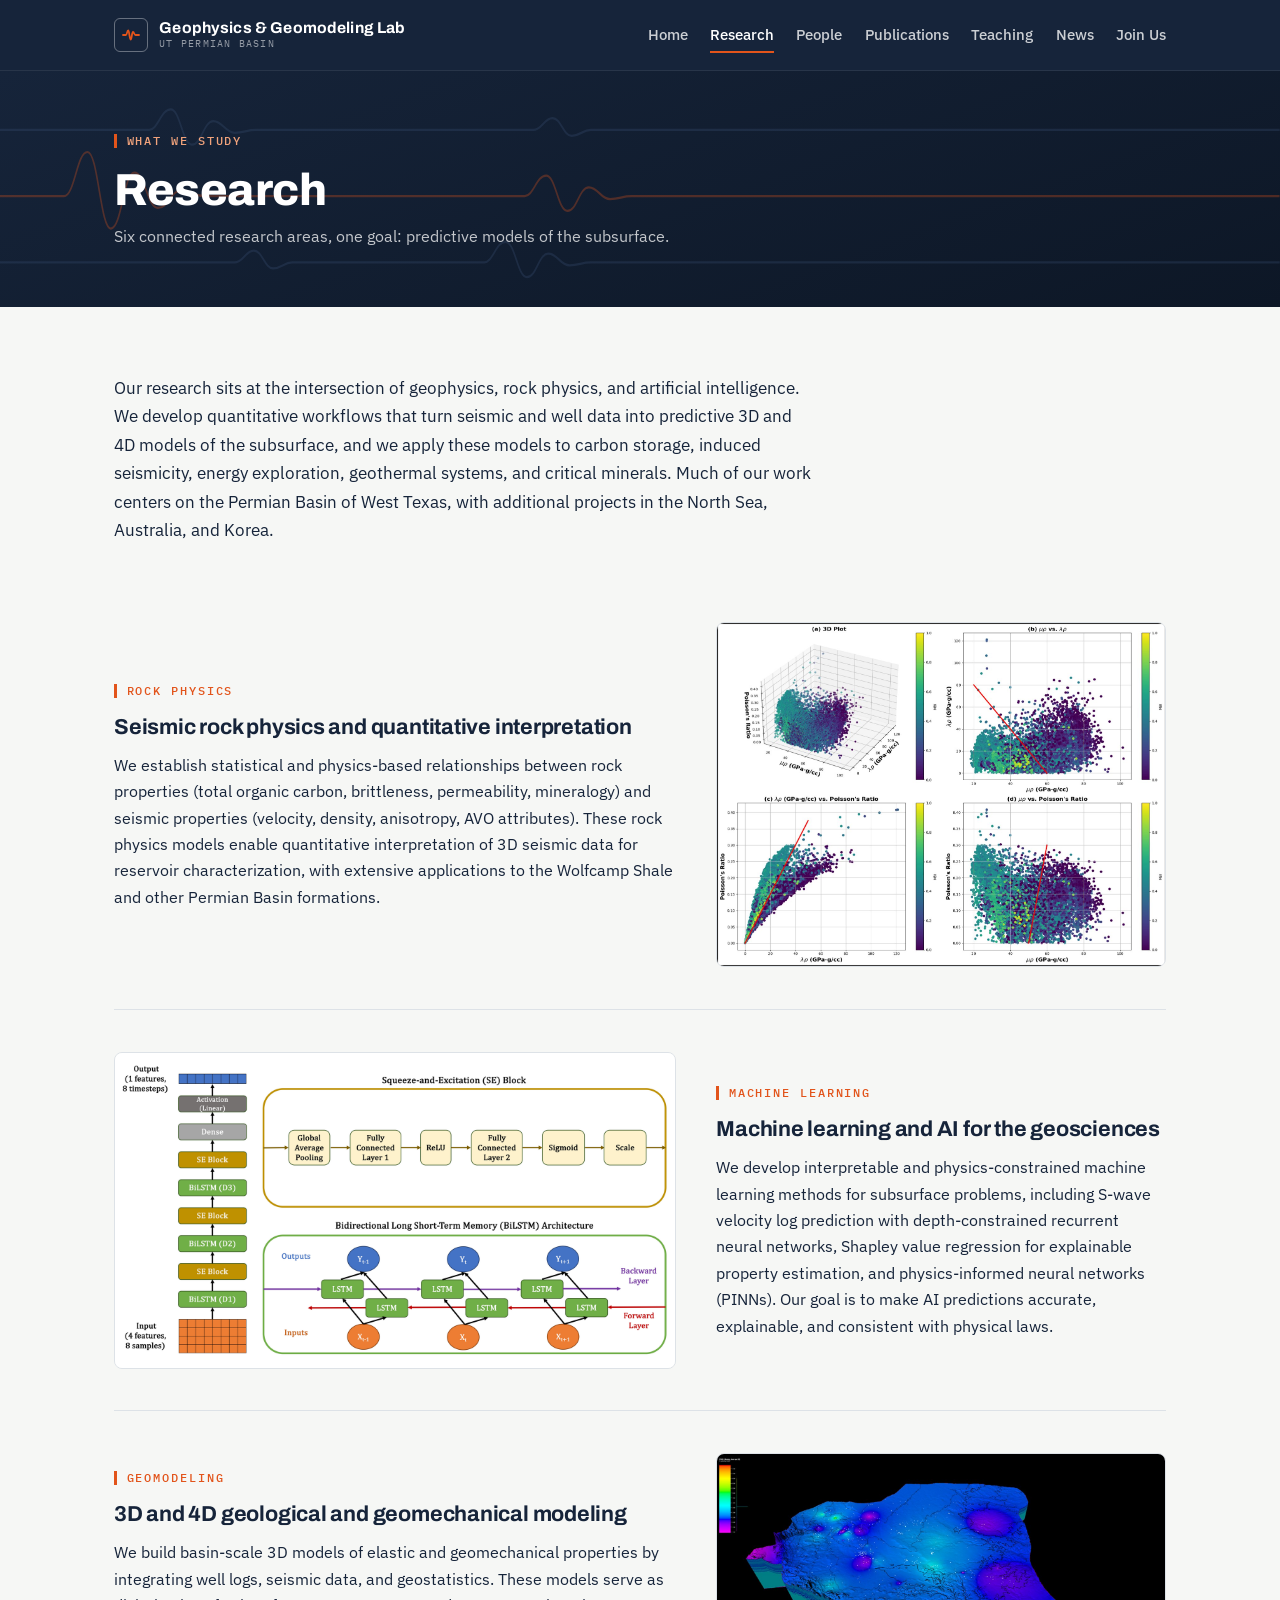
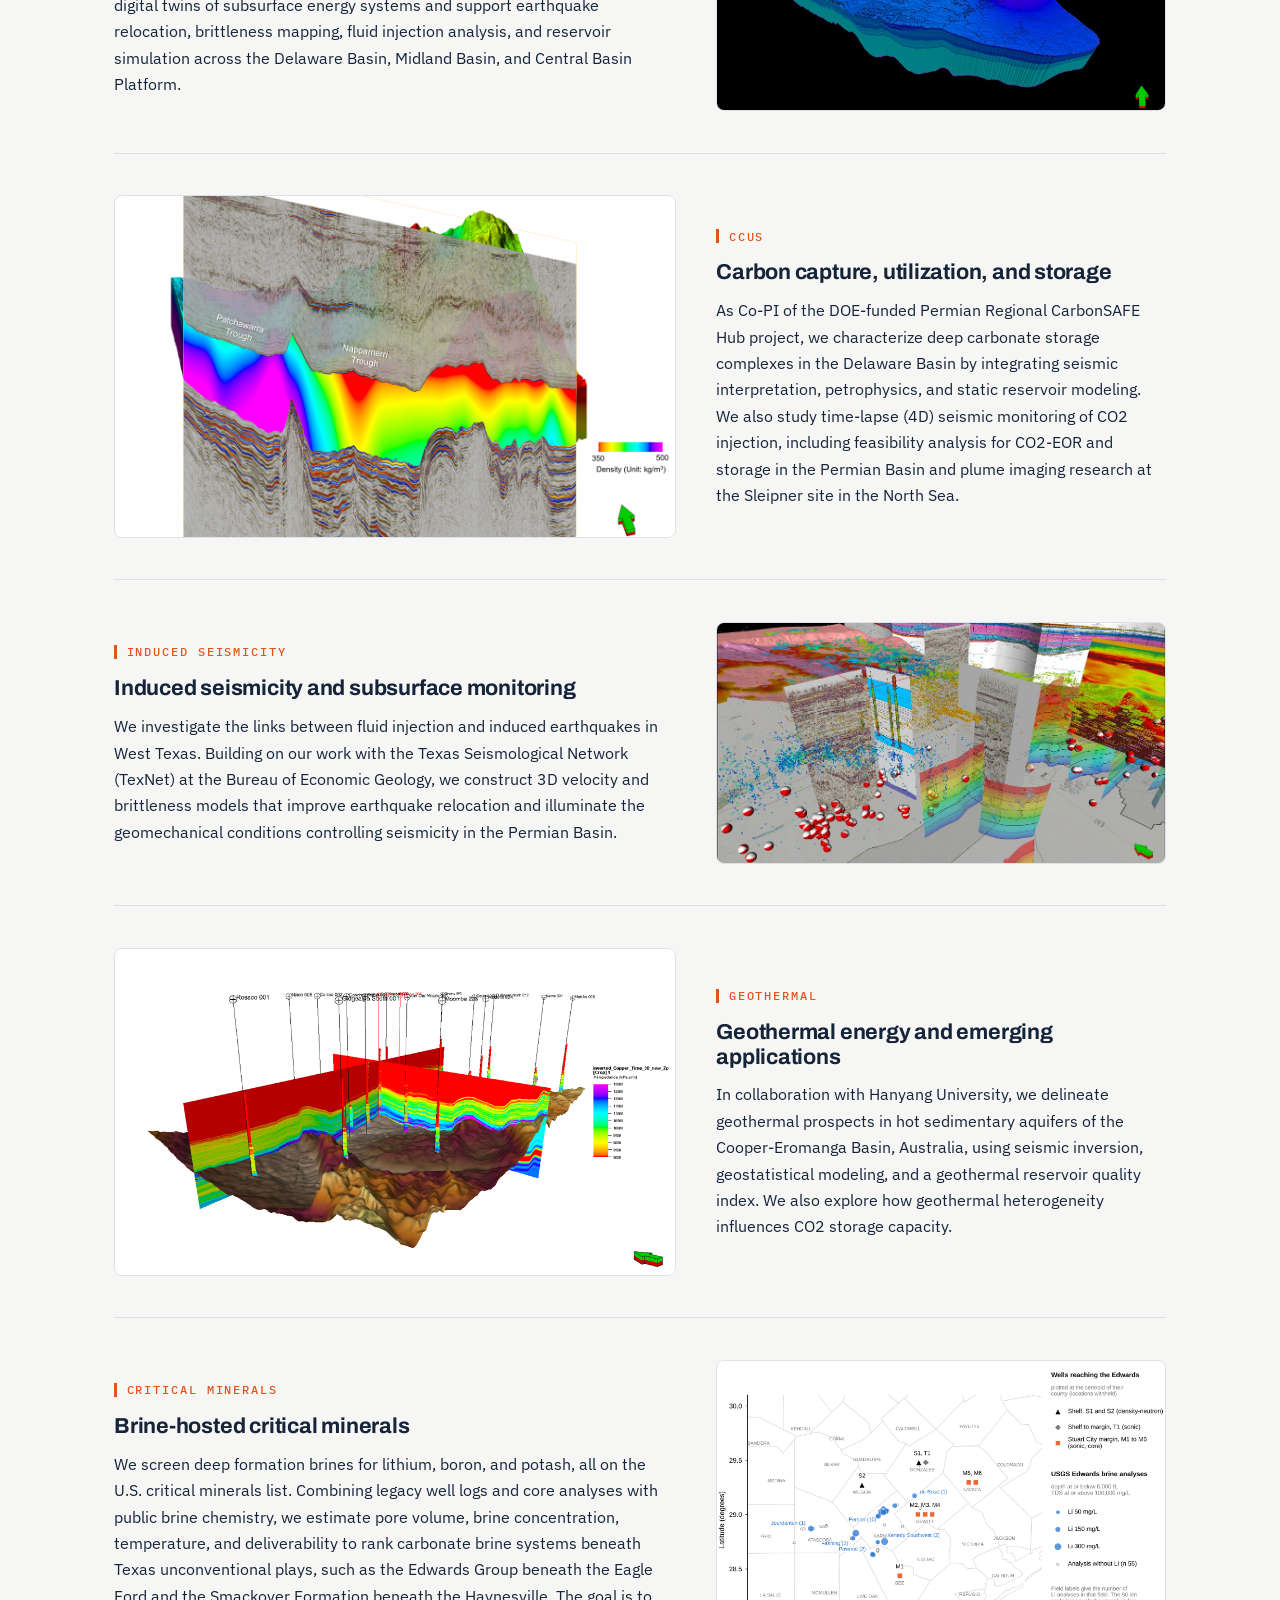
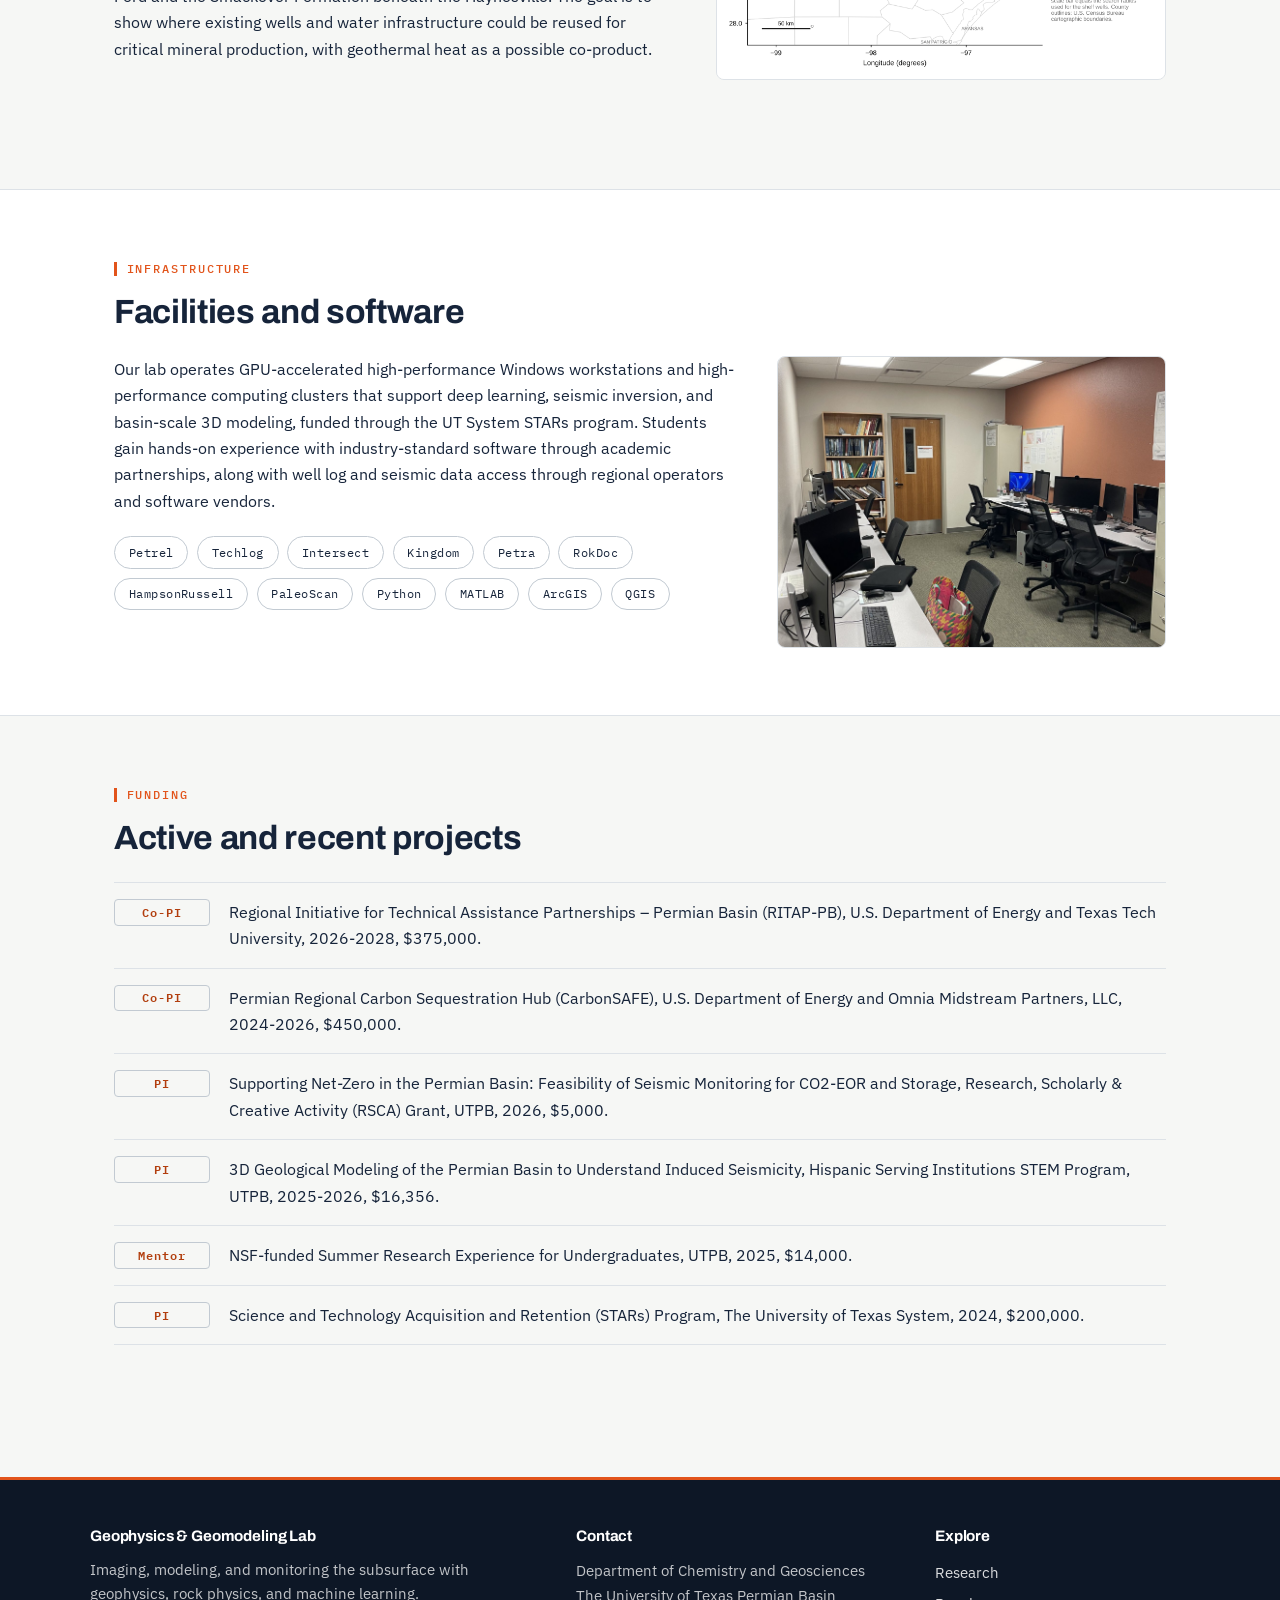
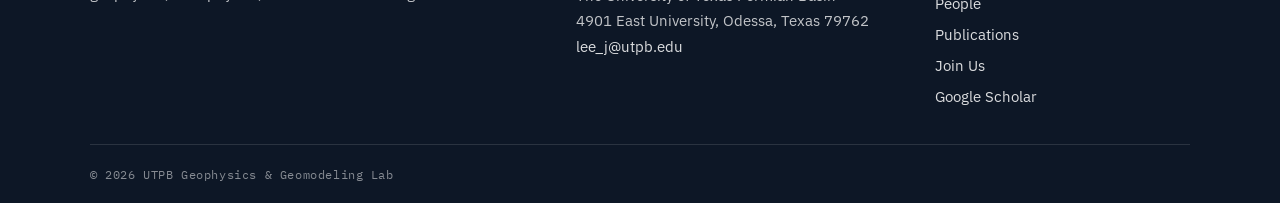
<file: research.html>
<!DOCTYPE html>
<html lang="en">
<head>
  <meta charset="UTF-8">
  <meta name="viewport" content="width=device-width, initial-scale=1">
  <title>Research | Geophysics &amp; Geomodeling Lab, UTPB</title>
  <meta name="description" content="Research areas of the UTPB Geophysics &amp; Geomodeling Lab: seismic rock physics, machine learning, 3D/4D geomodeling, CCUS, induced seismicity, and geothermal energy.">
  <link rel="icon" href="data:image/svg+xml,%3Csvg%20xmlns='http://www.w3.org/2000/svg'%20viewBox='0%200%2032%2032'%3E%3Crect%20width='32'%20height='32'%20rx='6'%20fill='%2316243A'/%3E%3Cpath%20d='M4%2016h5c2%200%202-7%204-7s2%2014%204%2014%202-10%204-10%202%205%204%205h3'%20fill='none'%20stroke='%23E2541B'%20stroke-width='2.2'%20stroke-linecap='round'/%3E%3C/svg%3E">
  <link rel="preconnect" href="https://fonts.googleapis.com">
  <link rel="preconnect" href="https://fonts.gstatic.com" crossorigin>
  <link href="https://fonts.googleapis.com/css2?family=Archivo:wght@500;600;700;800&family=IBM+Plex+Sans:ital,wght@0,400;0,500;0,600;1,400&family=IBM+Plex+Mono:wght@400;500;600&display=swap" rel="stylesheet">
  <link rel="stylesheet" href="css/style.css">
</head>
<body>
  <a class="skip-link" href="#main">Skip to content</a>

  <header class="site-header">
    <div class="container nav-row">
      <a href="index.html" class="brand">
        <span class="brand-mark">
          <svg width="18" height="18" viewBox="0 0 18 18" aria-hidden="true"><path d="M1 9h3c1 0 1-4.5 2.2-4.5S7.4 13.5 8.6 13.5 9.8 6 11 6s1.2 3 2.4 3H17" fill="none" stroke="#E2541B" stroke-width="1.8" stroke-linecap="round"/></svg>
        </span>
        <span class="brand-text">
          <strong>Geophysics &amp; Geomodeling Lab</strong>
          <span>UT Permian Basin</span>
        </span>
      </a>
      <button class="nav-toggle" aria-expanded="false" aria-controls="site-nav" aria-label="Open menu"><span></span><span></span><span></span></button>
      <nav id="site-nav" class="site-nav" aria-label="Main">
        <ul>
          <li><a href="index.html">Home</a></li>
          <li><a href="research.html" class="active" aria-current="page">Research</a></li>
          <li><a href="people.html">People</a></li>
          <li><a href="publications.html">Publications</a></li>
          <li><a href="teaching.html">Teaching</a></li>
          <li><a href="news.html">News</a></li>
          <li><a href="join.html">Join Us</a></li>
        </ul>
      </nav>
    </div>
  </header>

  <section class="page-header">
    <svg class="traces traces-quiet" viewBox="0 0 1200 160" preserveAspectRatio="none" aria-hidden="true" focusable="false">
      <path pathLength="1" d="M0 40h140c8 0 11 -14 20 -14s11 24 20 24 11 -16 20 -16 11 8 20 8 11 -2 20 -2h260c8 0 10 -8 18 -8s10 12 18 12 10 -4 18 -4H1200"/>
      <path pathLength="1" style="stroke:#E2541B" d="M0 85h60c10 0 12 -30 22 -30s12 52 22 52 12 -38 22 -38 12 24 22 24 12 -12 22 -12 12 4 22 4h300c8 0 11 -14 20 -14s11 24 20 24 11 -16 20 -16 11 8 20 8 11 -2 20 -2H1200"/>
      <path pathLength="1" d="M0 130h220c8 0 10 -8 18 -8s10 12 18 12 10 -4 18 -4h180c8 0 11 -14 20 -14s11 24 20 24 11 -16 20 -16 11 8 20 8 11 -2 20 -2H1200"/>
    </svg>
    <div class="container">
      <p class="kicker kicker-light">What we study</p>
      <h1>Research</h1>
      <p class="dek">Six connected research areas, one goal: predictive models of the subsurface.</p>
    </div>
  </section>

  <main id="main">

    <section class="section">
      <div class="container">
        <div class="section-head">
          <p class="lead">Our research sits at the intersection of geophysics, rock physics, and artificial intelligence. We develop quantitative workflows that turn seismic and well data into predictive 3D and 4D models of the subsurface, and we apply these models to carbon storage, induced seismicity, energy exploration, geothermal systems, and critical minerals. Much of our work centers on the Permian Basin of West Texas, with additional projects in the North Sea, Australia, and Korea.</p>
        </div>

        <article class="theme">
          <div class="theme-text">
            <p class="kicker">Rock physics</p>
            <h3>Seismic rock physics and quantitative interpretation</h3>
            <p>We establish statistical and physics-based relationships between rock properties (total organic carbon, brittleness, permeability, mineralogy) and seismic properties (velocity, density, anisotropy, AVO attributes). These rock physics models enable quantitative interpretation of 3D seismic data for reservoir characterization, with extensive applications to the Wolfcamp Shale and other Permian Basin formations.</p>
          </div>
          <img src="images/fig-rock-physics.png" alt="Rock physics crossplots relating Lame parameters and Poisson ratio to mineralogic brittleness index" style="border-radius:8px;border:1px solid var(--line);">
        </article>

        <article class="theme">
          <div class="theme-text">
            <p class="kicker">Machine learning</p>
            <h3>Machine learning and AI for the geosciences</h3>
            <p>We develop interpretable and physics-constrained machine learning methods for subsurface problems, including S-wave velocity log prediction with depth-constrained recurrent neural networks, Shapley value regression for explainable property estimation, and physics-informed neural networks (PINNs). Our goal is to make AI predictions accurate, explainable, and consistent with physical laws.</p>
          </div>
          <img src="images/fig-machine-learning.png" alt="Deep learning architecture with bidirectional LSTM layers and squeeze-and-excitation blocks for log prediction" style="border-radius:8px;border:1px solid var(--line);">
        </article>

        <article class="theme">
          <div class="theme-text">
            <p class="kicker">Geomodeling</p>
            <h3>3D and 4D geological and geomechanical modeling</h3>
            <p>We build basin-scale 3D models of elastic and geomechanical properties by integrating well logs, seismic data, and geostatistics. These models serve as digital twins of subsurface energy systems and support earthquake relocation, brittleness mapping, fluid injection analysis, and reservoir simulation across the Delaware Basin, Midland Basin, and Central Basin Platform.</p>
          </div>
          <img src="images/fig-geomodeling.png" alt="Basin-scale 3D S-wave velocity model of the Delaware Basin" style="border-radius:8px;border:1px solid var(--line);">
        </article>

        <article class="theme">
          <div class="theme-text">
            <p class="kicker">CCUS</p>
            <h3>Carbon capture, utilization, and storage</h3>
            <p>As Co-PI of the DOE-funded Permian Regional CarbonSAFE Hub project, we characterize deep carbonate storage complexes in the Delaware Basin by integrating seismic interpretation, petrophysics, and static reservoir modeling. We also study time-lapse (4D) seismic monitoring of CO2 injection, including feasibility analysis for CO2-EOR and storage in the Permian Basin and plume imaging research at the Sleipner site in the North Sea.</p>
          </div>
          <img src="images/fig-ccus.png" alt="3D density model across a storage complex with seismic cross sections" style="border-radius:8px;border:1px solid var(--line);">
        </article>

        <article class="theme">
          <div class="theme-text">
            <p class="kicker">Induced seismicity</p>
            <h3>Induced seismicity and subsurface monitoring</h3>
            <p>We investigate the links between fluid injection and induced earthquakes in West Texas. Building on our work with the Texas Seismological Network (TexNet) at the Bureau of Economic Geology, we construct 3D velocity and brittleness models that improve earthquake relocation and illuminate the geomechanical conditions controlling seismicity in the Permian Basin.</p>
          </div>
          <img src="images/fig-induced-seismicity.png" alt="3D subsurface model of the Permian Basin with relocated earthquakes and well-log cross sections" style="border-radius:8px;border:1px solid var(--line);">
        </article>

        <article class="theme">
          <div class="theme-text">
            <p class="kicker">Geothermal</p>
            <h3>Geothermal energy and emerging applications</h3>
            <p>In collaboration with Hanyang University, we delineate geothermal prospects in hot sedimentary aquifers of the Cooper-Eromanga Basin, Australia, using seismic inversion, geostatistical modeling, and a geothermal reservoir quality index. We also explore how geothermal heterogeneity influences CO2 storage capacity.</p>
          </div>
          <img src="images/fig-geothermal.png" alt="3D P-impedance model with well control across the Cooper-Eromanga Basin geothermal prospect" style="border-radius:8px;border:1px solid var(--line);">
        </article>

        <article class="theme">
          <div class="theme-text">
            <p class="kicker">Critical minerals</p>
            <h3>Brine-hosted critical minerals</h3>
            <p>We screen deep formation brines for lithium, boron, and potash, all on the U.S. critical minerals list. Combining legacy well logs and core analyses with public brine chemistry, we estimate pore volume, brine concentration, temperature, and deliverability to rank carbonate brine systems beneath Texas unconventional plays, such as the Edwards Group beneath the Eagle Ford and the Smackover Formation beneath the Haynesville. The goal is to show where existing wells and water infrastructure could be reused for critical mineral production, with geothermal heat as a possible co-product.</p>
          </div>
          <a class="zoom" href="images/fig-critical-minerals.png"><img src="images/fig-critical-minerals.png" alt="Map of South Texas showing Edwards Group wells beneath the Eagle Ford, plotted at county centroids, and USGS Edwards brine analyses sized by lithium concentration" style="border-radius:8px;border:1px solid var(--line);background:#fff;"></a>
        </article>
      </div>
    </section>

    <section class="section section-alt">
      <div class="container">
        <p class="kicker">Infrastructure</p>
        <h2>Facilities and software</h2>
        <div class="split" style="margin-top: 1.5rem;">
          <div>
            <p>Our lab operates GPU-accelerated high-performance Windows workstations and high-performance computing clusters that support deep learning, seismic inversion, and basin-scale 3D modeling, funded through the UT System STARs program. Students gain hands-on experience with industry-standard software through academic partnerships, along with well log and seismic data access through regional operators and software vendors.</p>
            <ul class="chips" aria-label="Software">
              <li>Petrel</li>
              <li>Techlog</li>
              <li>Intersect</li>
              <li>Kingdom</li>
              <li>Petra</li>
              <li>RokDoc</li>
              <li>HampsonRussell</li>
              <li>PaleoScan</li>
              <li>Python</li>
              <li>MATLAB</li>
              <li>ArcGIS</li>
              <li>QGIS</li>
            </ul>
          </div>
          <img src="images/lab-st1222.jpg" alt="Workstations in the Geophysics and Geomodeling Lab, room ST 1222" style="border-radius:8px;border:1px solid var(--line);aspect-ratio:4/3;object-fit:cover;">
        </div>
      </div>
    </section>

    <section class="section">
      <div class="container">
        <p class="kicker">Funding</p>
        <h2>Active and recent projects</h2>
        <ul class="projects" style="margin-top: 1.5rem;">
          <li>
            <span class="role-badge">Co-PI</span>
            <p>Regional Initiative for Technical Assistance Partnerships &ndash; Permian Basin (RITAP-PB), U.S. Department of Energy and Texas Tech University, 2026-2028, $375,000.</p>
          </li>
          <li>
            <span class="role-badge">Co-PI</span>
            <p>Permian Regional Carbon Sequestration Hub (CarbonSAFE), U.S. Department of Energy and Omnia Midstream Partners, LLC, 2024-2026, $450,000.</p>
          </li>
          <li>
            <span class="role-badge">PI</span>
            <p>Supporting Net-Zero in the Permian Basin: Feasibility of Seismic Monitoring for CO2-EOR and Storage, Research, Scholarly &amp; Creative Activity (RSCA) Grant, UTPB, 2026, $5,000.</p>
          </li>
          <li>
            <span class="role-badge">PI</span>
            <p>3D Geological Modeling of the Permian Basin to Understand Induced Seismicity, Hispanic Serving Institutions STEM Program, UTPB, 2025-2026, $16,356.</p>
          </li>
          <li>
            <span class="role-badge">Mentor</span>
            <p>NSF-funded Summer Research Experience for Undergraduates, UTPB, 2025, $14,000.</p>
          </li>
          <li>
            <span class="role-badge">PI</span>
            <p>Science and Technology Acquisition and Retention (STARs) Program, The University of Texas System, 2024, $200,000.</p>
          </li>
        </ul>
      </div>
    </section>

  </main>

  <footer class="site-footer">
    <div class="container footer-grid">
      <div>
        <h4>Geophysics &amp; Geomodeling Lab</h4>
        <p>Imaging, modeling, and monitoring the subsurface with geophysics, rock physics, and machine learning.</p>
      </div>
      <div>
        <h4>Contact</h4>
        <address>
          Department of Chemistry and Geosciences<br>
          The University of Texas Permian Basin<br>
          4901 East University, Odessa, Texas 79762<br>
          <a href="mailto:lee_j@utpb.edu">lee_j@utpb.edu</a>
        </address>
      </div>
      <div>
        <h4>Explore</h4>
        <ul>
          <li><a href="research.html">Research</a></li>
          <li><a href="people.html">People</a></li>
          <li><a href="publications.html">Publications</a></li>
          <li><a href="join.html">Join Us</a></li>
          <li><a href="https://scholar.google.com/citations?hl=en&amp;user=uHnrH6MAAAAJ" target="_blank" rel="noopener">Google Scholar</a></li>
        </ul>
      </div>
    </div>
    <div class="container footer-bottom">&copy; 2026 UTPB Geophysics &amp; Geomodeling Lab</div>
  </footer>

  <script src="js/main.js"></script>
</body>
</html>
</file>
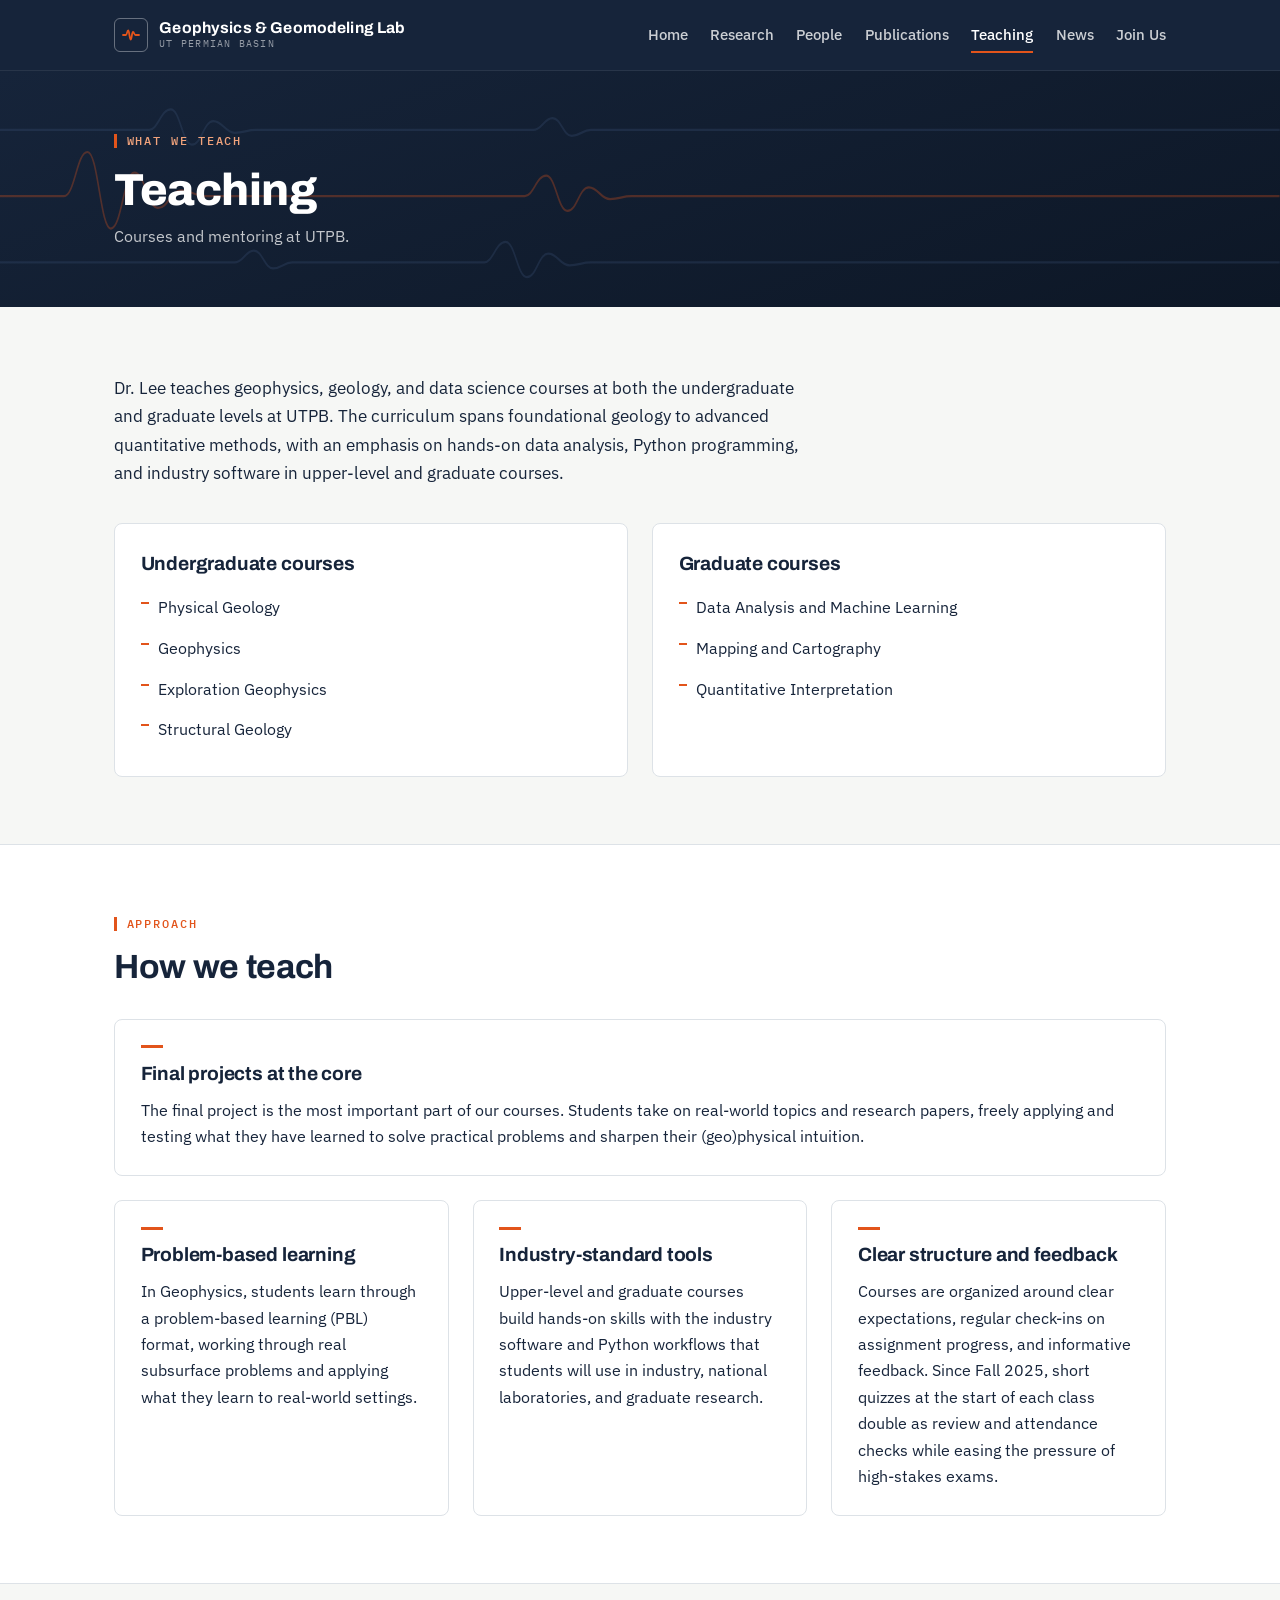
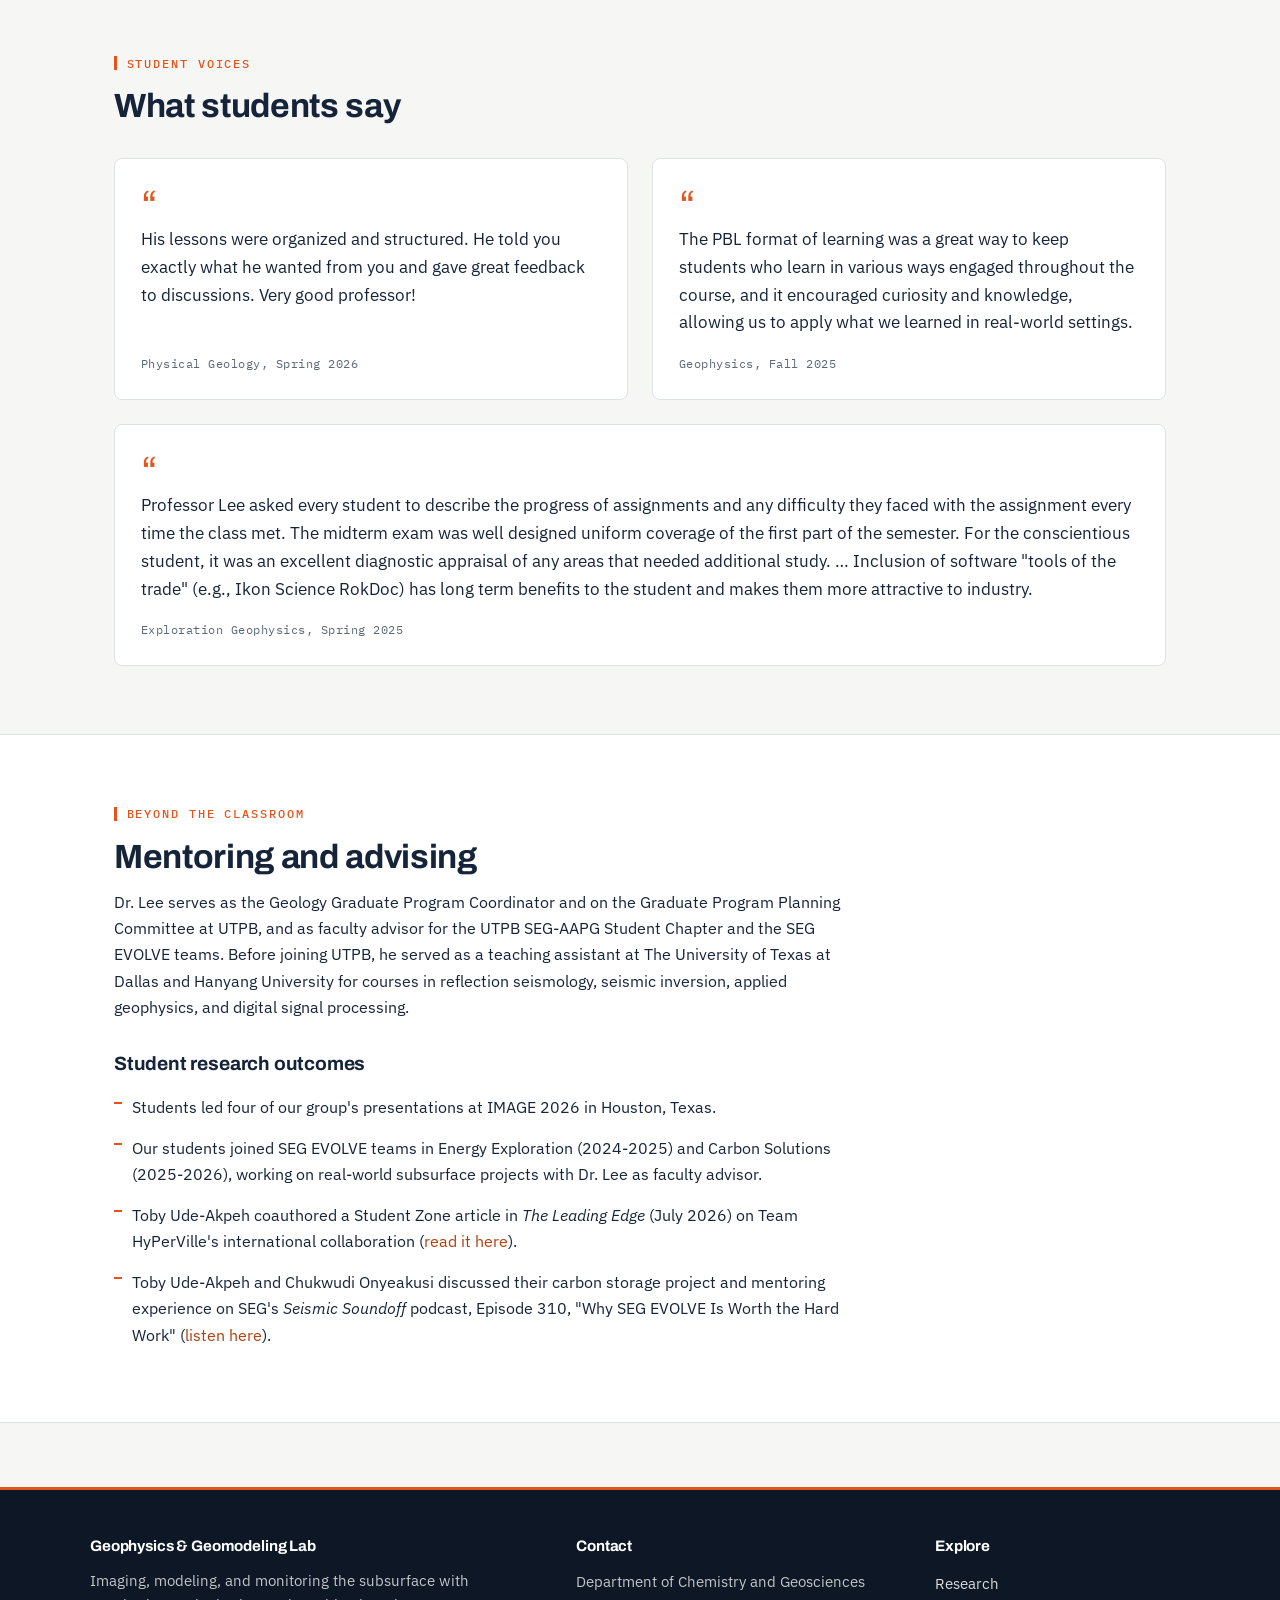
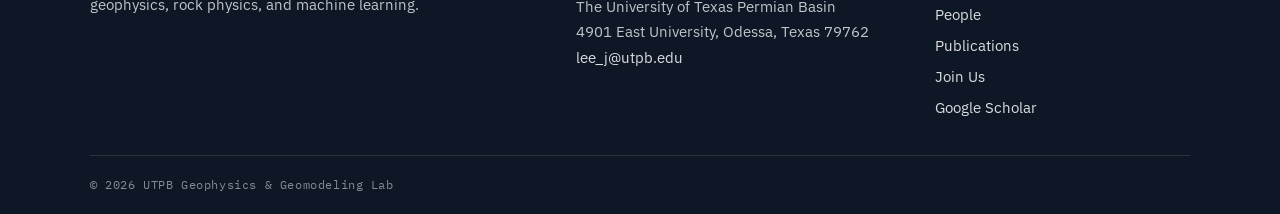
<file: teaching.html>
<!DOCTYPE html>
<html lang="en">
<head>
  <meta charset="UTF-8">
  <meta name="viewport" content="width=device-width, initial-scale=1">
  <title>Teaching | Geophysics &amp; Geomodeling Lab, UTPB</title>
  <meta name="description" content="Undergraduate and graduate courses taught by Dr. Jaewook (Jake) Lee at The University of Texas Permian Basin.">
  <link rel="icon" href="data:image/svg+xml,%3Csvg%20xmlns='http://www.w3.org/2000/svg'%20viewBox='0%200%2032%2032'%3E%3Crect%20width='32'%20height='32'%20rx='6'%20fill='%2316243A'/%3E%3Cpath%20d='M4%2016h5c2%200%202-7%204-7s2%2014%204%2014%202-10%204-10%202%205%204%205h3'%20fill='none'%20stroke='%23E2541B'%20stroke-width='2.2'%20stroke-linecap='round'/%3E%3C/svg%3E">
  <link rel="preconnect" href="https://fonts.googleapis.com">
  <link rel="preconnect" href="https://fonts.gstatic.com" crossorigin>
  <link href="https://fonts.googleapis.com/css2?family=Archivo:wght@500;600;700;800&family=IBM+Plex+Sans:ital,wght@0,400;0,500;0,600;1,400&family=IBM+Plex+Mono:wght@400;500;600&display=swap" rel="stylesheet">
  <link rel="stylesheet" href="css/style.css">
</head>
<body>
  <a class="skip-link" href="#main">Skip to content</a>

  <header class="site-header">
    <div class="container nav-row">
      <a href="index.html" class="brand">
        <span class="brand-mark">
          <svg width="18" height="18" viewBox="0 0 18 18" aria-hidden="true"><path d="M1 9h3c1 0 1-4.5 2.2-4.5S7.4 13.5 8.6 13.5 9.8 6 11 6s1.2 3 2.4 3H17" fill="none" stroke="#E2541B" stroke-width="1.8" stroke-linecap="round"/></svg>
        </span>
        <span class="brand-text">
          <strong>Geophysics &amp; Geomodeling Lab</strong>
          <span>UT Permian Basin</span>
        </span>
      </a>
      <button class="nav-toggle" aria-expanded="false" aria-controls="site-nav" aria-label="Open menu"><span></span><span></span><span></span></button>
      <nav id="site-nav" class="site-nav" aria-label="Main">
        <ul>
          <li><a href="index.html">Home</a></li>
          <li><a href="research.html">Research</a></li>
          <li><a href="people.html">People</a></li>
          <li><a href="publications.html">Publications</a></li>
          <li><a href="teaching.html" class="active" aria-current="page">Teaching</a></li>
          <li><a href="news.html">News</a></li>
          <li><a href="join.html">Join Us</a></li>
        </ul>
      </nav>
    </div>
  </header>

  <section class="page-header">
    <svg class="traces traces-quiet" viewBox="0 0 1200 160" preserveAspectRatio="none" aria-hidden="true" focusable="false">
      <path pathLength="1" d="M0 40h140c8 0 11 -14 20 -14s11 24 20 24 11 -16 20 -16 11 8 20 8 11 -2 20 -2h260c8 0 10 -8 18 -8s10 12 18 12 10 -4 18 -4H1200"/>
      <path pathLength="1" style="stroke:#E2541B" d="M0 85h60c10 0 12 -30 22 -30s12 52 22 52 12 -38 22 -38 12 24 22 24 12 -12 22 -12 12 4 22 4h300c8 0 11 -14 20 -14s11 24 20 24 11 -16 20 -16 11 8 20 8 11 -2 20 -2H1200"/>
      <path pathLength="1" d="M0 130h220c8 0 10 -8 18 -8s10 12 18 12 10 -4 18 -4h180c8 0 11 -14 20 -14s11 24 20 24 11 -16 20 -16 11 8 20 8 11 -2 20 -2H1200"/>
    </svg>
    <div class="container">
      <p class="kicker kicker-light">What we teach</p>
      <h1>Teaching</h1>
      <p class="dek">Courses and mentoring at UTPB.</p>
    </div>
  </section>

  <main id="main">

    <section class="section">
      <div class="container">
        <div class="section-head">
          <p class="lead">Dr. Lee teaches geophysics, geology, and data science courses at both the undergraduate and graduate levels at UTPB. The curriculum spans foundational geology to advanced quantitative methods, with an emphasis on hands-on data analysis, Python programming, and industry software in upper-level and graduate courses.</p>
        </div>
        <div class="grid-2">
          <div class="card">
            <h3>Undergraduate courses</h3>
            <ul class="subtle-list">
              <li>Physical Geology</li>
              <li>Geophysics</li>
              <li>Exploration Geophysics</li>
              <li>Structural Geology</li>
            </ul>
          </div>
          <div class="card">
            <h3>Graduate courses</h3>
            <ul class="subtle-list">
              <li>Data Analysis and Machine Learning</li>
              <li>Mapping and Cartography</li>
              <li>Quantitative Interpretation</li>
            </ul>
          </div>
        </div>
      </div>
    </section>

    <section class="section section-alt">
      <div class="container">
        <p class="kicker">Approach</p>
        <h2>How we teach</h2>
        <div class="grid-3" style="margin-top: 2rem;">
          <div class="card card-wide">
            <span class="tick"></span>
            <h3>Final projects at the core</h3>
            <p>The final project is the most important part of our courses. Students take on real-world topics and research papers, freely applying and testing what they have learned to solve practical problems and sharpen their (geo)physical intuition.</p>
          </div>
          <div class="card">
            <span class="tick"></span>
            <h3>Problem-based learning</h3>
            <p>In Geophysics, students learn through a problem-based learning (PBL) format, working through real subsurface problems and applying what they learn to real-world settings.</p>
          </div>
          <div class="card">
            <span class="tick"></span>
            <h3>Industry-standard tools</h3>
            <p>Upper-level and graduate courses build hands-on skills with the industry software and Python workflows that students will use in industry, national laboratories, and graduate research.</p>
          </div>
          <div class="card">
            <span class="tick"></span>
            <h3>Clear structure and feedback</h3>
            <p>Courses are organized around clear expectations, regular check-ins on assignment progress, and informative feedback. Since Fall 2025, short quizzes at the start of each class double as review and attendance checks while easing the pressure of high-stakes exams.</p>
          </div>
        </div>
      </div>
    </section>

    <section class="section">
      <div class="container">
        <p class="kicker">Student voices</p>
        <h2>What students say</h2>
        <div class="grid-2" style="margin-top: 2rem;">
          <figure class="card quote">
            <blockquote>His lessons were organized and structured. He told you exactly what he wanted from you and gave great feedback to discussions. Very good professor!</blockquote>
            <figcaption>Physical Geology, Spring 2026</figcaption>
          </figure>
          <figure class="card quote">
            <blockquote>The PBL format of learning was a great way to keep students who learn in various ways engaged throughout the course, and it encouraged curiosity and knowledge, allowing us to apply what we learned in real-world settings.</blockquote>
            <figcaption>Geophysics, Fall 2025</figcaption>
          </figure>
          <figure class="card quote quote-wide">
            <blockquote>Professor Lee asked every student to describe the progress of assignments and any difficulty they faced with the assignment every time the class met. The midterm exam was well designed uniform coverage of the first part of the semester. For the conscientious student, it was an excellent diagnostic appraisal of any areas that needed additional study. &hellip; Inclusion of software "tools of the trade" (e.g., Ikon Science RokDoc) has long term benefits to the student and makes them more attractive to industry.</blockquote>
            <figcaption>Exploration Geophysics, Spring 2025</figcaption>
          </figure>
        </div>
      </div>
    </section>

    <section class="section section-alt">
      <div class="container">
        <p class="kicker">Beyond the classroom</p>
        <h2>Mentoring and advising</h2>
        <p style="max-width: 75ch;">Dr. Lee serves as the Geology Graduate Program Coordinator and on the Graduate Program Planning Committee at UTPB, and as faculty advisor for the UTPB SEG-AAPG Student Chapter and the SEG EVOLVE teams. Before joining UTPB, he served as a teaching assistant at The University of Texas at Dallas and Hanyang University for courses in reflection seismology, seismic inversion, applied geophysics, and digital signal processing.</p>
        <h3 style="margin-top: 2rem;">Student research outcomes</h3>
        <ul class="subtle-list" style="max-width: 75ch;">
          <li>Students led four of our group's presentations at IMAGE 2026 in Houston, Texas.</li>
          <li>Our students joined SEG EVOLVE teams in Energy Exploration (2024-2025) and Carbon Solutions (2025-2026), working on real-world subsurface projects with Dr. Lee as faculty advisor.</li>
          <li>Toby Ude-Akpeh coauthored a Student Zone article in <em>The Leading Edge</em> (July 2026) on Team HyPerVille's international collaboration (<a href="https://doi.org/10.1190/tle45070548" target="_blank" rel="noopener">read it here</a>).</li>
          <li>Toby Ude-Akpeh and Chukwudi Onyeakusi discussed their carbon storage project and mentoring experience on SEG's <em>Seismic Soundoff</em> podcast, Episode 310, "Why SEG EVOLVE Is Worth the Hard Work" (<a href="https://seg.org/podcasts/episode-310-why-seg-evolve-is-worth-the-hard-work/" target="_blank" rel="noopener">listen here</a>).</li>
        </ul>
      </div>
    </section>

  </main>

  <footer class="site-footer">
    <div class="container footer-grid">
      <div>
        <h4>Geophysics &amp; Geomodeling Lab</h4>
        <p>Imaging, modeling, and monitoring the subsurface with geophysics, rock physics, and machine learning.</p>
      </div>
      <div>
        <h4>Contact</h4>
        <address>
          Department of Chemistry and Geosciences<br>
          The University of Texas Permian Basin<br>
          4901 East University, Odessa, Texas 79762<br>
          <a href="mailto:lee_j@utpb.edu">lee_j@utpb.edu</a>
        </address>
      </div>
      <div>
        <h4>Explore</h4>
        <ul>
          <li><a href="research.html">Research</a></li>
          <li><a href="people.html">People</a></li>
          <li><a href="publications.html">Publications</a></li>
          <li><a href="join.html">Join Us</a></li>
          <li><a href="https://scholar.google.com/citations?hl=en&amp;user=uHnrH6MAAAAJ" target="_blank" rel="noopener">Google Scholar</a></li>
        </ul>
      </div>
    </div>
    <div class="container footer-bottom">&copy; 2026 UTPB Geophysics &amp; Geomodeling Lab</div>
  </footer>

  <script src="js/main.js"></script>
</body>
</html>
</file>
<file: css/style.css>
/* ==========================================================================
   UTPB Geophysics & Geomodeling Lab
   Design tokens: ink navy subsurface, UTPB-style flare orange accent,
   Archivo display + IBM Plex Sans body + IBM Plex Mono utility.
   ========================================================================== */

:root {
  --ink: #16243A;
  --ink-2: #0D1726;
  --paper: #F6F7F5;
  --surface: #FFFFFF;
  --accent: #E2541B;
  --accent-deep: #B23E0E;
  --accent-soft: #FBEDE3;
  --slate: #5A6878;
  --line: #DDE2E7;
  --line-strong: #C2CAD2;
  --trace-1: #3A5074;
  --trace-2: #4B628A;
  --font-display: "Archivo", "Helvetica Neue", Arial, sans-serif;
  --font-body: "IBM Plex Sans", "Segoe UI", Arial, sans-serif;
  --font-mono: "IBM Plex Mono", "SFMono-Regular", Consolas, monospace;
}

/* ---------- Base ---------- */

*, *::before, *::after { box-sizing: border-box; }

html { scroll-behavior: smooth; }

body {
  margin: 0;
  font-family: var(--font-body);
  font-size: 1rem;
  line-height: 1.65;
  color: var(--ink);
  background: var(--paper);
}

img { max-width: 100%; display: block; }

h1, h2, h3, h4 {
  font-family: var(--font-display);
  line-height: 1.15;
  margin: 0 0 0.75rem;
  letter-spacing: -0.01em;
}

h2 { font-size: clamp(1.6rem, 3vw, 2.1rem); font-weight: 700; }
h3 { font-size: 1.2rem; font-weight: 700; }

p { margin: 0 0 1rem; }
p:last-child { margin-bottom: 0; }

a { color: var(--accent-deep); text-decoration: none; }
a:hover { text-decoration: underline; }

a:focus-visible,
button:focus-visible {
  outline: 2px solid var(--accent);
  outline-offset: 2px;
  border-radius: 2px;
}

ul { padding-left: 1.2rem; }

.container {
  max-width: 1100px;
  margin-inline: auto;
  padding-inline: 1.5rem;
}

.skip-link {
  position: absolute;
  left: -999px;
  top: 0;
  background: var(--accent);
  color: #fff;
  padding: 0.6rem 1rem;
  z-index: 100;
}
.skip-link:focus { left: 0; }

/* ---------- Kicker (depth-tick eyebrow) ---------- */

.kicker {
  display: inline-flex;
  align-items: center;
  gap: 0.6rem;
  font-family: var(--font-mono);
  font-size: 0.74rem;
  font-weight: 500;
  letter-spacing: 0.16em;
  text-transform: uppercase;
  color: var(--accent);
  margin: 0 0 0.9rem;
}
.kicker::before {
  content: "";
  width: 3px;
  height: 14px;
  background: var(--accent);
}
.kicker-light { color: #F1A37C; }
.kicker-light::before { background: var(--accent); }

/* ---------- Header / Navigation ---------- */

.site-header {
  position: sticky;
  top: 0;
  z-index: 50;
  background: var(--ink);
  border-bottom: 1px solid rgba(255, 255, 255, 0.08);
}

.nav-row {
  display: flex;
  align-items: center;
  justify-content: space-between;
  gap: 1rem;
  min-height: 70px;
}

.brand {
  display: flex;
  align-items: center;
  gap: 0.7rem;
  color: #fff;
  text-decoration: none;
}
.brand:hover { text-decoration: none; }

.brand-mark {
  flex: none;
  width: 34px;
  height: 34px;
  border: 1.5px solid rgba(255, 255, 255, 0.35);
  border-radius: 6px;
  display: grid;
  place-items: center;
}
.brand-mark svg { display: block; }

.brand-text { line-height: 1.2; }
.brand-text strong {
  display: block;
  font-family: var(--font-display);
  font-size: 0.98rem;
  font-weight: 700;
  letter-spacing: 0.01em;
}
.brand-text span {
  display: block;
  font-family: var(--font-mono);
  font-size: 0.64rem;
  letter-spacing: 0.12em;
  text-transform: uppercase;
  color: rgba(255, 255, 255, 0.55);
}

.site-nav ul {
  display: flex;
  gap: 1.4rem;
  list-style: none;
  margin: 0;
  padding: 0;
}

.site-nav a {
  color: rgba(255, 255, 255, 0.78);
  font-size: 0.92rem;
  font-weight: 500;
  padding: 0.4rem 0;
  border-bottom: 2px solid transparent;
}
.site-nav a:hover {
  color: #fff;
  text-decoration: none;
}
.site-nav a.active {
  color: #fff;
  border-bottom-color: var(--accent);
}

.nav-toggle {
  display: none;
  flex-direction: column;
  justify-content: center;
  gap: 5px;
  width: 42px;
  height: 42px;
  background: none;
  border: 1px solid rgba(255, 255, 255, 0.3);
  border-radius: 6px;
  cursor: pointer;
  padding: 0 9px;
}
.nav-toggle span {
  display: block;
  height: 2px;
  background: #fff;
}

/* ---------- Hero (index) ---------- */

.hero {
  position: relative;
  background: linear-gradient(160deg, var(--ink) 0%, var(--ink-2) 100%);
  color: #fff;
  overflow: hidden;
}

.hero-inner {
  position: relative;
  z-index: 1;
  padding: 6rem 1.5rem 6.5rem;
  max-width: 1100px;
  margin-inline: auto;
}

.hero h1 {
  font-size: clamp(2.2rem, 5vw, 3.6rem);
  font-weight: 800;
  max-width: 17ch;
  margin-bottom: 1.1rem;
}

.hero-sub {
  max-width: 56ch;
  font-size: 1.08rem;
  color: rgba(255, 255, 255, 0.82);
  margin-bottom: 2rem;
}

.hero-actions { display: flex; flex-wrap: wrap; gap: 0.8rem; }

/* Seismic traces (signature element) */

.traces {
  position: absolute;
  inset: 0;
  width: 100%;
  height: 100%;
  opacity: 0.55;
}
.traces path {
  fill: none;
  stroke: var(--trace-1);
  stroke-width: 1.5;
  stroke-dasharray: 1;
  stroke-dashoffset: 1;
  animation: trace-draw 2.4s cubic-bezier(0.4, 0, 0.2, 1) forwards;
}
.traces path:nth-of-type(2) { stroke: var(--trace-2); animation-delay: 0.12s; }
.traces path:nth-of-type(3) { animation-delay: 0.24s; }
.traces path:nth-of-type(4) {
  stroke: var(--accent);
  stroke-width: 2;
  opacity: 0.95;
  animation-delay: 0.36s;
}
.traces path:nth-of-type(5) { stroke: var(--trace-2); animation-delay: 0.48s; }
.traces path:nth-of-type(6) { animation-delay: 0.6s; }
.traces path:nth-of-type(7) { stroke: var(--trace-2); animation-delay: 0.72s; }

@keyframes trace-draw {
  to { stroke-dashoffset: 0; }
}

.traces-quiet { opacity: 0.3; }
.traces-quiet path { animation: none; stroke-dashoffset: 0; }

@media (prefers-reduced-motion: reduce) {
  html { scroll-behavior: auto; }
  .traces path { animation: none; stroke-dashoffset: 0; }
  .card, .person-card { transition: none; }
}

/* ---------- Page header (interior pages) ---------- */

.page-header {
  position: relative;
  background: linear-gradient(160deg, var(--ink) 0%, var(--ink-2) 100%);
  color: #fff;
  overflow: hidden;
}
.page-header .container {
  position: relative;
  z-index: 1;
  padding-top: 3.6rem;
  padding-bottom: 3.6rem;
}
.page-header h1 {
  font-size: clamp(1.9rem, 4vw, 2.8rem);
  font-weight: 800;
  margin-bottom: 0.4rem;
}
.page-header .dek {
  color: rgba(255, 255, 255, 0.75);
  max-width: 60ch;
  margin: 0;
}

/* ---------- Buttons ---------- */

.btn {
  display: inline-block;
  background: var(--accent);
  color: #fff;
  font-family: var(--font-display);
  font-weight: 600;
  font-size: 0.95rem;
  padding: 0.78rem 1.5rem;
  border-radius: 6px;
  border: 1.5px solid var(--accent);
}
.btn:hover {
  background: var(--accent-deep);
  border-color: var(--accent-deep);
  text-decoration: none;
}

.btn-ghost {
  background: transparent;
  border-color: rgba(255, 255, 255, 0.45);
  color: #fff;
}
.btn-ghost:hover {
  background: rgba(255, 255, 255, 0.1);
  border-color: #fff;
}

.btn-ink {
  background: var(--ink);
  border-color: var(--ink);
}
.btn-ink:hover { background: var(--ink-2); border-color: var(--ink-2); }

/* ---------- Sections ---------- */

.section { padding: 4.2rem 0; }
.section-alt { background: var(--surface); border-block: 1px solid var(--line); }

.section-head { max-width: 70ch; margin-bottom: 2.2rem; }

.lead { font-size: 1.08rem; }

/* ---------- Grids & cards ---------- */

.grid-2 { display: grid; grid-template-columns: 1fr 1fr; gap: 1.5rem; }
.grid-3 { display: grid; grid-template-columns: repeat(3, 1fr); gap: 1.5rem; }

.card {
  background: var(--surface);
  border: 1px solid var(--line);
  border-radius: 8px;
  padding: 1.6rem;
  transition: transform 0.18s ease, box-shadow 0.18s ease;
}
.card:hover {
  transform: translateY(-2px);
  box-shadow: 0 10px 24px rgba(22, 36, 58, 0.08);
}
.card h3 { margin-top: 0.2rem; }
.card-wide { grid-column: 1 / -1; }
.card .tick {
  display: block;
  width: 22px;
  height: 3px;
  background: var(--accent);
  margin-bottom: 0.9rem;
}

/* Welcome split */

.split {
  display: grid;
  grid-template-columns: 1.6fr 1fr;
  gap: 2.5rem;
  align-items: start;
}

.facts { font-size: 0.95rem; }
.facts dl { margin: 0; }
.facts dt {
  font-family: var(--font-mono);
  font-size: 0.68rem;
  letter-spacing: 0.14em;
  text-transform: uppercase;
  color: var(--slate);
  margin-top: 0.9rem;
}
.facts dt:first-child { margin-top: 0; }
.facts dd { margin: 0.1rem 0 0; font-weight: 500; }

/* Keyword chips */

.chips {
  display: flex;
  flex-wrap: wrap;
  gap: 0.55rem;
  list-style: none;
  margin: 1.4rem 0 0;
  padding: 0;
}
.chips li {
  font-family: var(--font-mono);
  font-size: 0.76rem;
  letter-spacing: 0.04em;
  color: var(--ink);
  background: var(--surface);
  border: 1px solid var(--line-strong);
  border-radius: 999px;
  padding: 0.32rem 0.85rem;
}

/* ---------- News ---------- */

.news-list { list-style: none; margin: 0; padding: 0; }
.news-list li {
  display: grid;
  grid-template-columns: 130px 1fr;
  gap: 1.2rem;
  padding: 1.1rem 0;
  border-bottom: 1px solid var(--line);
}
.news-list li:first-child { border-top: 1px solid var(--line); }
.news-date {
  font-family: var(--font-mono);
  font-size: 0.8rem;
  font-weight: 600;
  color: var(--accent-deep);
  letter-spacing: 0.04em;
  padding-top: 0.15rem;
}
.news-list p { margin: 0; }
.news-photos {
  display: grid;
  grid-template-columns: repeat(auto-fill, 180px);
  gap: 0.8rem;
  margin-top: 0.9rem;
}
.news-photos img, .gallery img {
  display: block;
  width: 100%;
  aspect-ratio: 4 / 3;
  object-fit: cover;
  border-radius: 8px;
  border: 1px solid var(--line);
}
.gallery { margin: 0; }
.zoom { display: block; cursor: zoom-in; border-radius: 8px; }
.zoom img { transition: opacity 0.15s; }
.zoom:hover img { opacity: 0.85; }

.lightbox {
  position: fixed;
  inset: 0;
  z-index: 100;
  display: flex;
  align-items: center;
  justify-content: center;
  padding: 1rem;
  background: rgba(10, 16, 26, 0.88);
  cursor: zoom-out;
}
.lightbox[hidden] { display: none; }
.lightbox img {
  max-width: min(100%, 1200px);
  max-height: calc(100vh - 2rem);
  border-radius: 8px;
  box-shadow: 0 10px 40px rgba(0, 0, 0, 0.5);
}
.lightbox-close {
  position: absolute;
  top: 0.75rem;
  right: 1rem;
  width: 2.5rem;
  height: 2.5rem;
  border: 0;
  border-radius: 50%;
  background: rgba(255, 255, 255, 0.15);
  color: #fff;
  font-size: 1.6rem;
  line-height: 1;
  cursor: pointer;
}
.gallery figcaption { font-size: 0.9rem; margin-top: 0.5rem; }
.more-link {
  display: inline-block;
  margin-top: 1.3rem;
  font-family: var(--font-mono);
  font-size: 0.85rem;
  font-weight: 600;
}

/* ---------- Recruiting band ---------- */

.recruit {
  background: var(--accent-soft);
  border-block: 1px solid #F2D4C0;
}
.recruit .container {
  display: grid;
  grid-template-columns: 1.7fr auto;
  gap: 2rem;
  align-items: center;
  padding-top: 3rem;
  padding-bottom: 3rem;
}

/* ---------- Contact ---------- */

.contact-grid {
  display: grid;
  grid-template-columns: 1fr 1fr;
  gap: 2.5rem;
}
.contact-card address {
  font-style: normal;
  line-height: 1.7;
}
.contact-links { margin-top: 1rem; display: flex; flex-wrap: wrap; gap: 0.8rem; }

/* ---------- Research themes ---------- */

.theme {
  display: grid;
  grid-template-columns: 1.25fr 1fr;
  gap: 2.5rem;
  align-items: center;
  padding: 2.6rem 0;
  border-bottom: 1px solid var(--line);
}
.theme:last-of-type { border-bottom: none; }
.theme:nth-of-type(even) .theme-text { order: 2; }
.theme h3 { font-size: 1.35rem; }

.figure-ph {
  aspect-ratio: 4 / 3;
  border: 1.5px dashed var(--line-strong);
  border-radius: 8px;
  background:
    linear-gradient(135deg, rgba(22, 36, 58, 0.03) 25%, transparent 25%, transparent 50%, rgba(22, 36, 58, 0.03) 50%, rgba(22, 36, 58, 0.03) 75%, transparent 75%) 0 0 / 22px 22px,
    var(--surface);
  display: grid;
  place-items: center;
  text-align: center;
  padding: 1rem;
}
.figure-ph span {
  font-family: var(--font-mono);
  font-size: 0.78rem;
  color: var(--slate);
  max-width: 26ch;
}

/* Projects */

.projects { list-style: none; margin: 0; padding: 0; }
.projects li {
  display: grid;
  grid-template-columns: 96px 1fr;
  gap: 1.2rem;
  padding: 1rem 0;
  border-bottom: 1px solid var(--line);
}
.projects li:first-child { border-top: 1px solid var(--line); }
.role-badge {
  font-family: var(--font-mono);
  font-size: 0.72rem;
  font-weight: 600;
  letter-spacing: 0.08em;
  color: var(--accent-deep);
  border: 1px solid var(--line-strong);
  border-radius: 4px;
  padding: 0.18rem 0.4rem;
  height: fit-content;
  text-align: center;
}
.projects p { margin: 0; }

/* ---------- People ---------- */

.pi-grid {
  display: grid;
  grid-template-columns: 260px 1fr;
  gap: 2.5rem;
  align-items: start;
}

.photo-ph {
  aspect-ratio: 1;
  border-radius: 10px;
  background: linear-gradient(160deg, var(--ink) 0%, var(--ink-2) 100%);
  display: grid;
  place-items: center;
}
.photo-ph span {
  font-family: var(--font-display);
  font-weight: 800;
  font-size: 3rem;
  color: rgba(255, 255, 255, 0.85);
}

.pi-roles { margin: 0.2rem 0 1rem; color: var(--slate); line-height: 1.55; }
.pi-links { display: flex; flex-wrap: wrap; gap: 1rem; margin-bottom: 1.4rem; font-weight: 500; }

.person-card { text-align: left; }
.person-card .avatar {
  width: 88px;
  height: 88px;
  border-radius: 50%;
  background: linear-gradient(160deg, var(--ink) 0%, var(--ink-2) 100%);
  display: grid;
  place-items: center;
  margin-bottom: 1rem;
}
.person-card .avatar span {
  font-family: var(--font-display);
  font-weight: 700;
  font-size: 1.5rem;
  color: rgba(255, 255, 255, 0.85);
}
.person-role {
  font-family: var(--font-mono);
  font-size: 0.74rem;
  letter-spacing: 0.07em;
  text-transform: uppercase;
  color: var(--slate);
  margin-bottom: 0.7rem;
}
.person-card p { font-size: 0.95rem; }

.subtle-list { list-style: none; padding: 0; margin: 0; }
.subtle-list li {
  padding: 0.45rem 0 0.45rem 1.1rem;
  position: relative;
}
.subtle-list li::before {
  content: "";
  position: absolute;
  left: 0;
  top: 0.95em;
  width: 8px;
  height: 2px;
  background: var(--accent);
}

/* ---------- Publications ---------- */

.pub-list { list-style: none; margin: 0; padding: 0; counter-reset: pub; }
.pub-list li {
  counter-increment: pub;
  display: grid;
  grid-template-columns: 44px 1fr;
  gap: 1rem;
  padding: 0.9rem 0;
  border-bottom: 1px solid var(--line);
}
.pub-list li::before {
  content: counter(pub, decimal-leading-zero);
  font-family: var(--font-mono);
  font-size: 0.85rem;
  font-weight: 600;
  color: var(--accent-deep);
  padding-top: 0.1rem;
}

.conf-list { list-style: none; margin: 0 0 2rem; padding: 0; }
.conf-list li {
  padding: 0.55rem 0 0.55rem 1.1rem;
  position: relative;
  font-size: 0.95rem;
  border-bottom: 1px solid var(--line);
}
.conf-list li::before {
  content: "";
  position: absolute;
  left: 0;
  top: 1.05em;
  width: 8px;
  height: 2px;
  background: var(--line-strong);
}

.year-jump {
  display: flex;
  flex-wrap: wrap;
  gap: 0.4rem 1.1rem;
  font-family: var(--font-mono);
  font-size: 0.85rem;
  font-weight: 600;
  margin-bottom: 1.6rem;
}

.year-mark {
  font-family: var(--font-mono);
  font-size: 1rem;
  font-weight: 600;
  color: var(--ink);
  border-left: 3px solid var(--accent);
  padding-left: 0.7rem;
  margin: 2.2rem 0 0.8rem;
}

/* ---------- Quotes ---------- */

.quote {
  margin: 0;
  display: flex;
  flex-direction: column;
  justify-content: space-between;
  gap: 1rem;
}
.quote blockquote {
  margin: 0;
  font-size: 1.05rem;
}
.quote blockquote::before {
  content: "\201C";
  display: block;
  font-family: var(--font-display);
  font-size: 2.6rem;
  line-height: 1;
  color: var(--accent);
}
.quote p { margin: 0; }
.quote-wide { grid-column: 1 / -1; }
.quote figcaption {
  font-family: var(--font-mono);
  font-size: 0.78rem;
  letter-spacing: 0.04em;
  color: var(--slate);
}

/* ---------- Callout ---------- */

.callout {
  background: var(--surface);
  border: 1px solid var(--line);
  border-left: 4px solid var(--accent);
  border-radius: 8px;
  padding: 1.6rem 1.8rem;
}

/* ---------- Footer ---------- */

.site-footer {
  background: var(--ink-2);
  color: rgba(255, 255, 255, 0.75);
  border-top: 3px solid var(--accent);
  margin-top: 4rem;
  font-size: 0.93rem;
}
.footer-grid {
  display: grid;
  grid-template-columns: 1.4fr 1fr 0.8fr;
  gap: 2.5rem;
  padding: 3rem 0 2rem;
}
.site-footer h4 {
  color: #fff;
  font-size: 0.95rem;
  margin-bottom: 0.8rem;
}
.site-footer a { color: rgba(255, 255, 255, 0.85); }
.site-footer a:hover { color: #fff; }
.site-footer ul { list-style: none; padding: 0; margin: 0; }
.site-footer ul li { padding: 0.2rem 0; }
.site-footer address { font-style: normal; line-height: 1.7; }
.footer-bottom {
  border-top: 1px solid rgba(255, 255, 255, 0.12);
  padding: 1.2rem 0;
  font-family: var(--font-mono);
  font-size: 0.74rem;
  letter-spacing: 0.05em;
  color: rgba(255, 255, 255, 0.5);
}

/* ---------- Responsive ---------- */

@media (max-width: 920px) {
  .grid-3 { grid-template-columns: 1fr 1fr; }
  .split, .pi-grid, .contact-grid, .theme { grid-template-columns: 1fr; }
  .theme:nth-of-type(even) .theme-text { order: 0; }
  .footer-grid { grid-template-columns: 1fr 1fr; }
  .recruit .container { grid-template-columns: 1fr; }
  .photo-ph { max-width: 240px; }
}

@media (max-width: 700px) {
  .nav-toggle { display: flex; }
  .site-nav {
    display: none;
    position: absolute;
    top: 70px;
    left: 0;
    right: 0;
    background: var(--ink);
    border-bottom: 1px solid rgba(255, 255, 255, 0.1);
    padding: 0.6rem 1.5rem 1.2rem;
  }
  .site-nav.open { display: block; }
  .site-nav ul { flex-direction: column; gap: 0.2rem; }
  .site-nav a { display: block; padding: 0.65rem 0; font-size: 1rem; }
  .grid-3, .grid-2 { grid-template-columns: 1fr; }
  .hero-inner { padding: 4rem 1.5rem 4.5rem; }
  .news-list li, .projects li, .pub-list li { grid-template-columns: 1fr; gap: 0.25rem; }
  .news-photos { grid-template-columns: repeat(2, minmax(0, 180px)); }
  .footer-grid { grid-template-columns: 1fr; }
}
</file>
